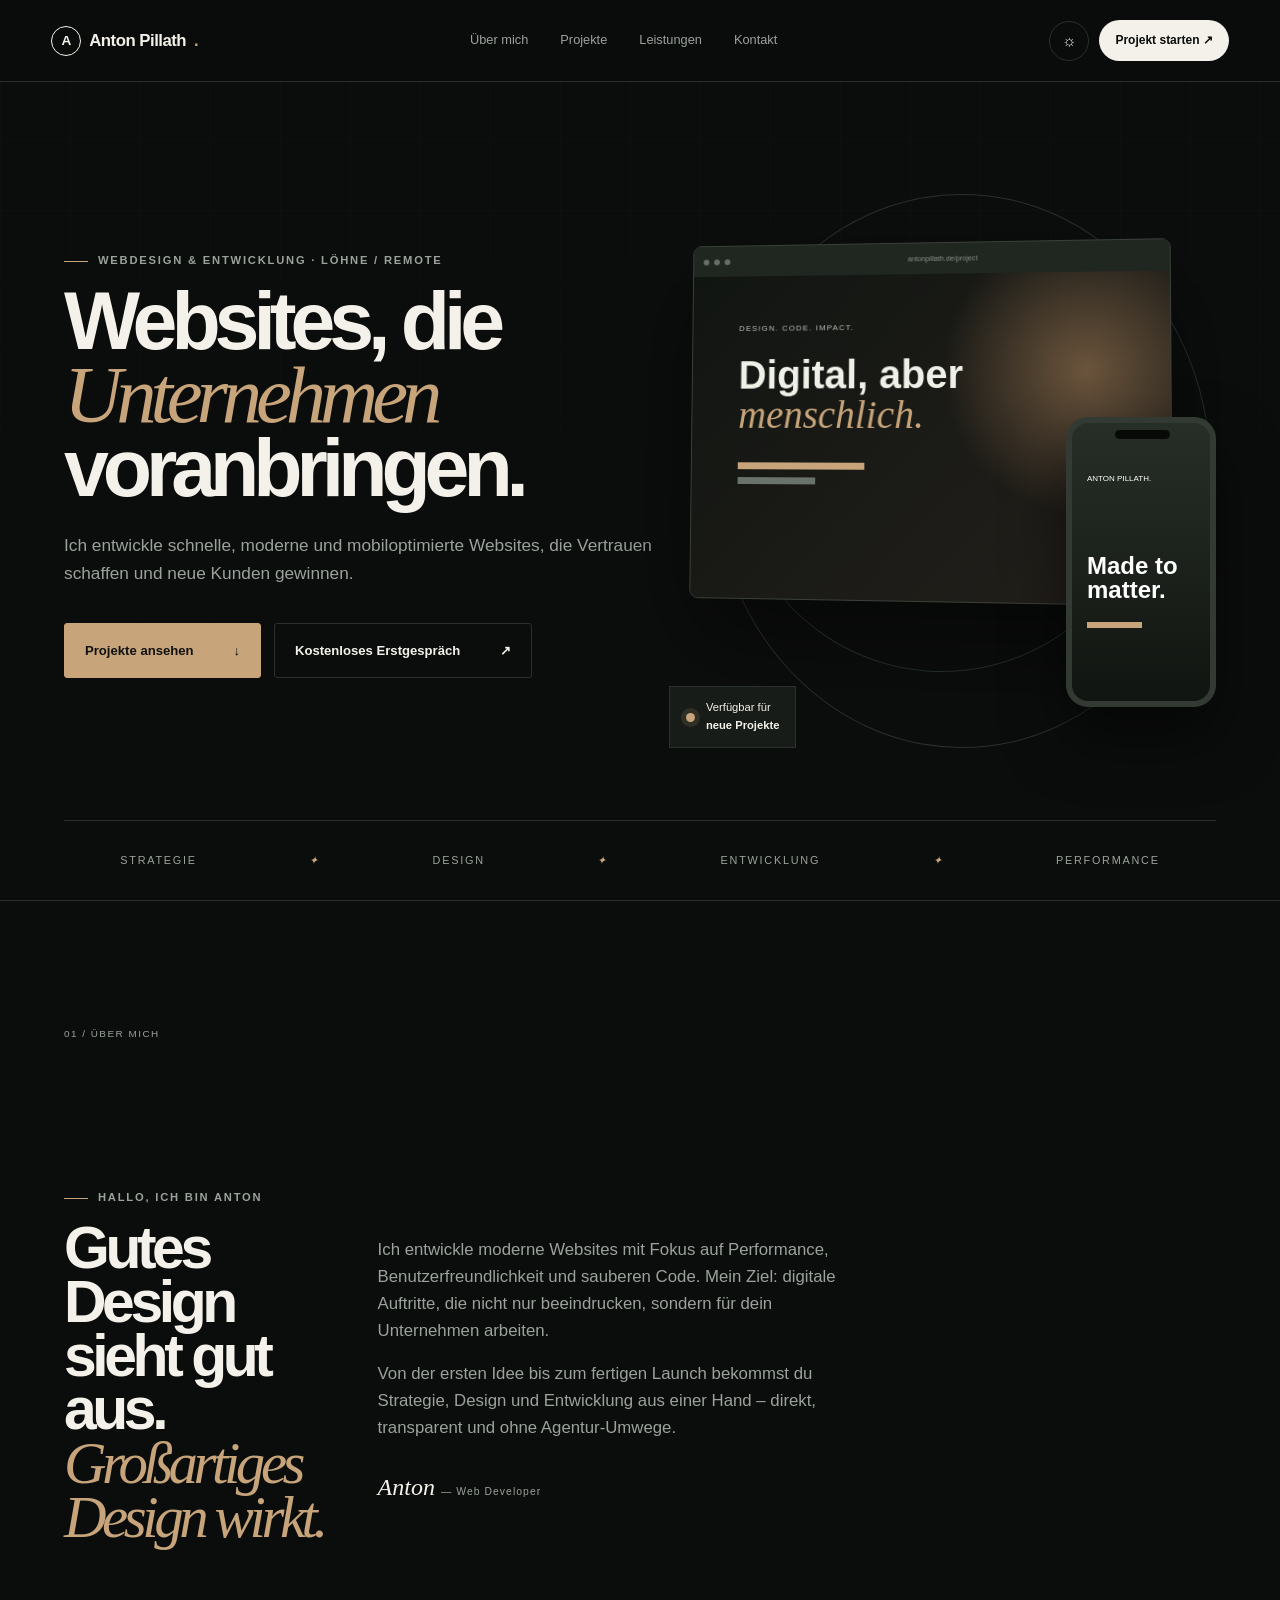
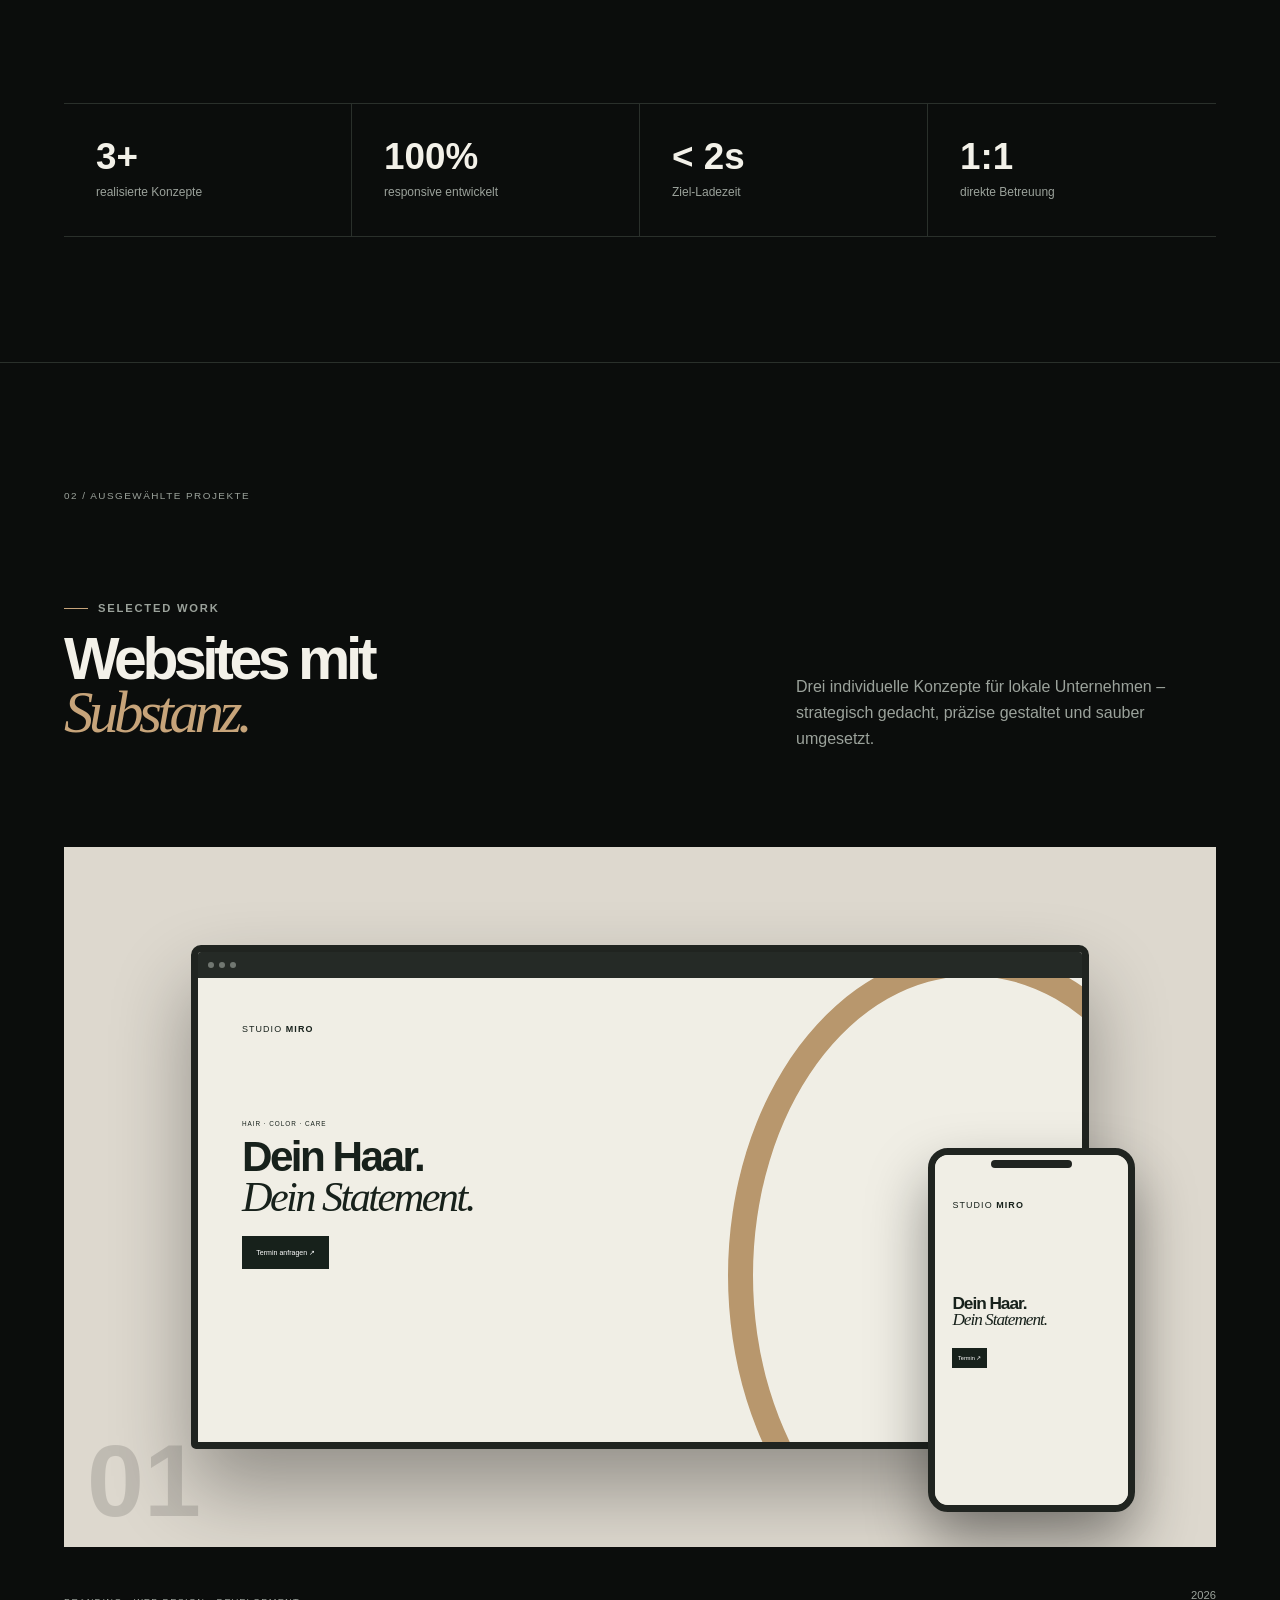
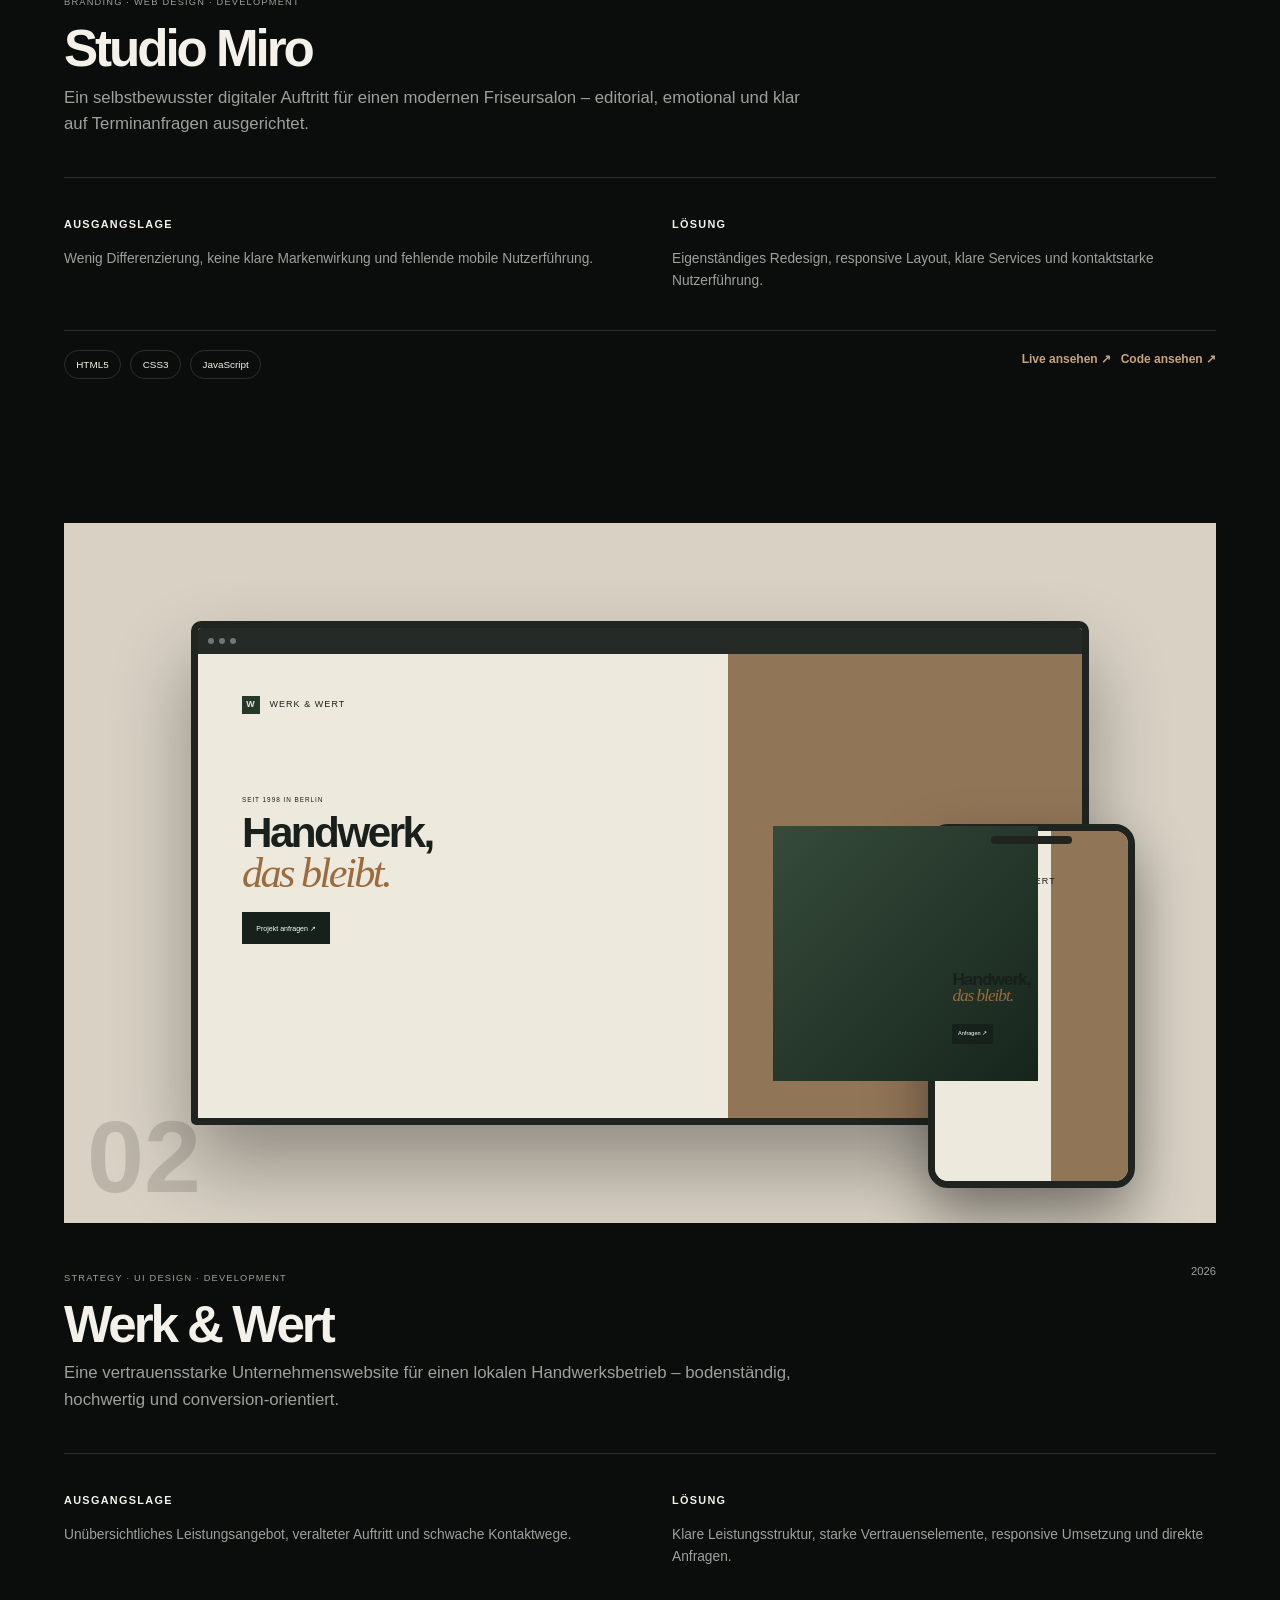
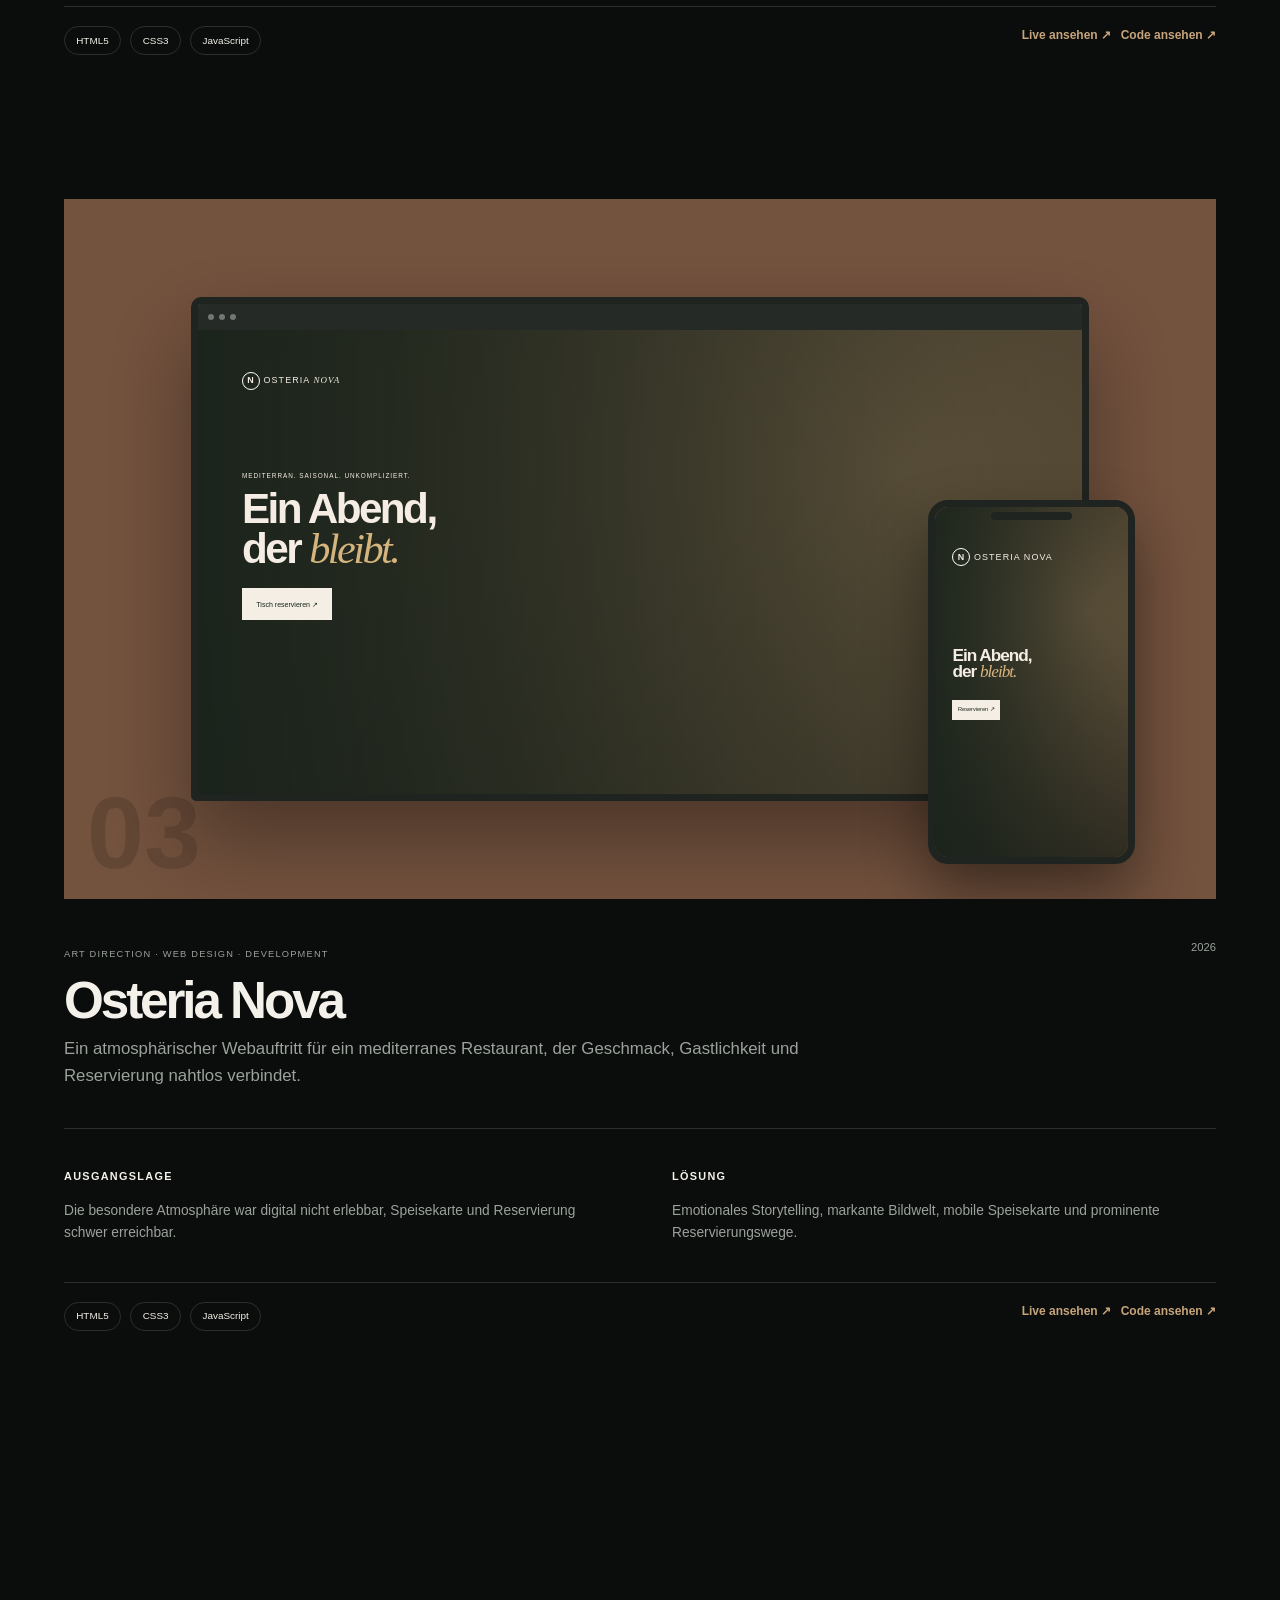
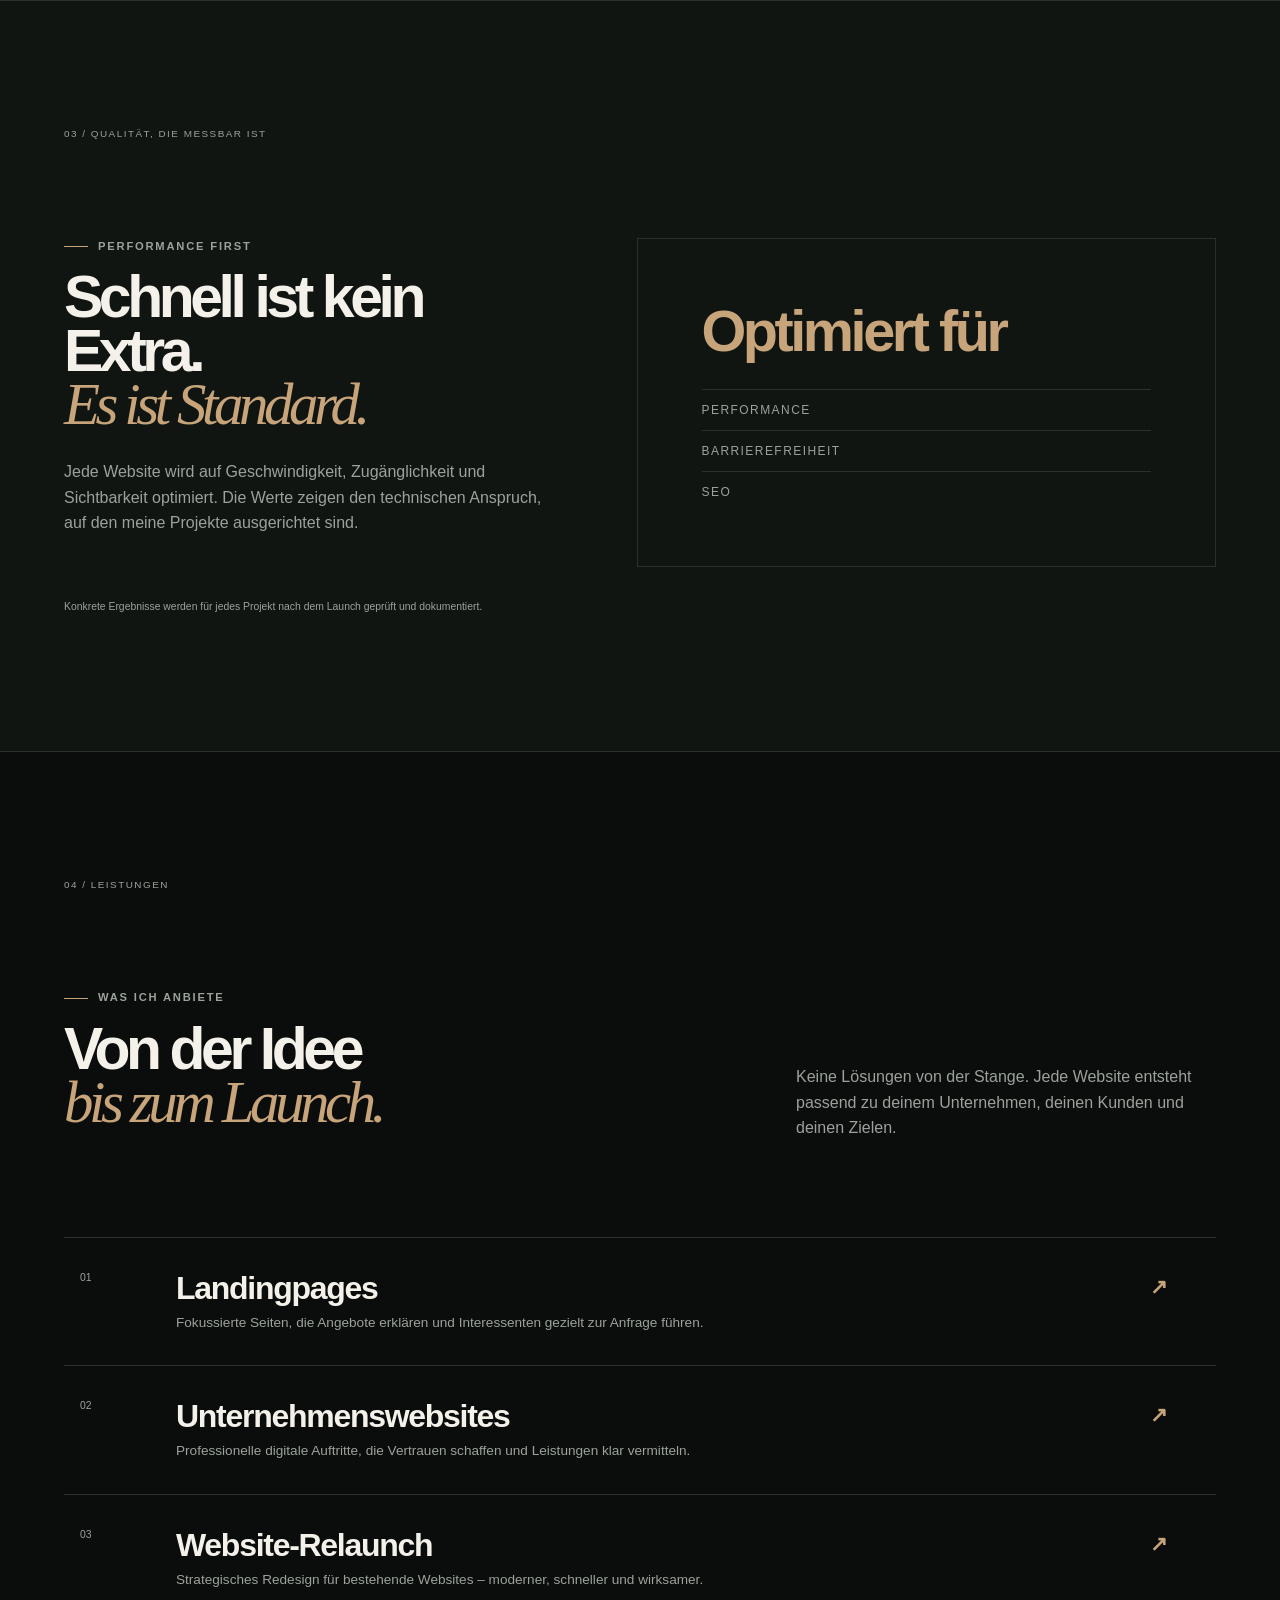
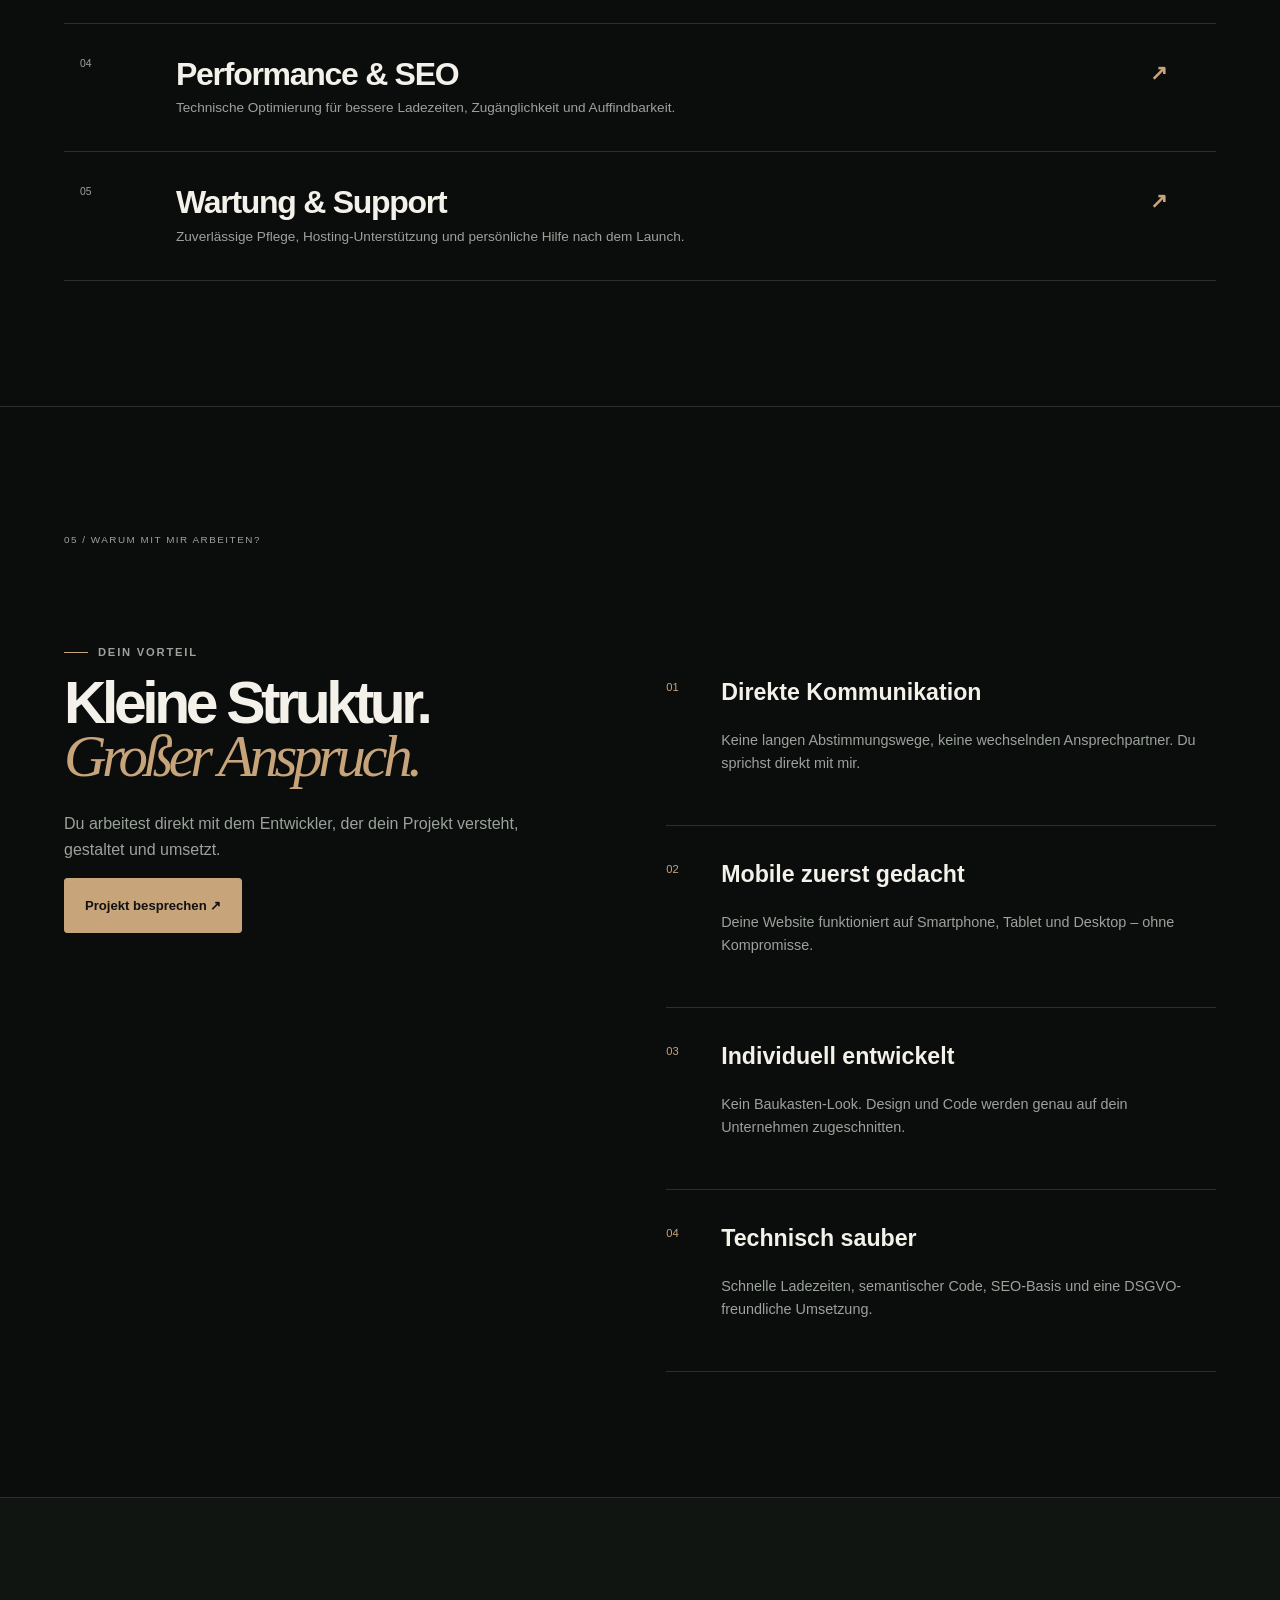
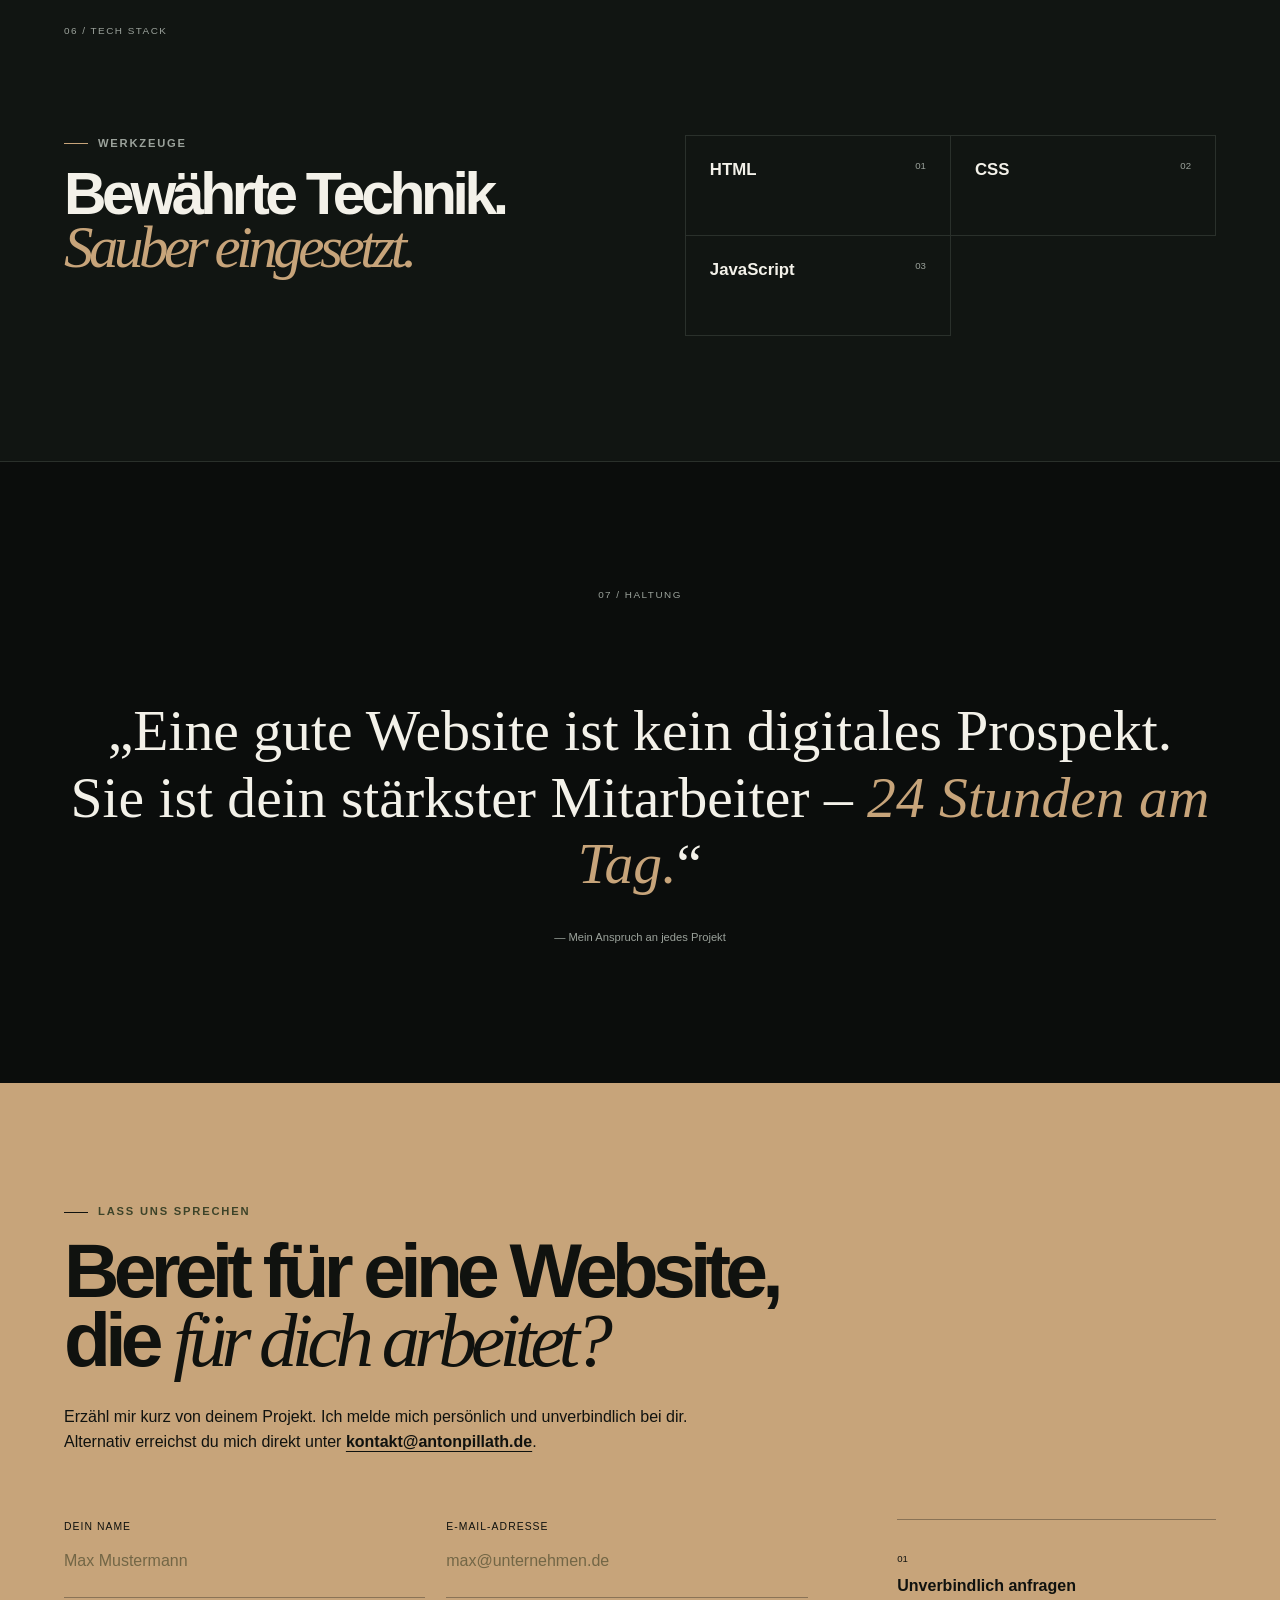
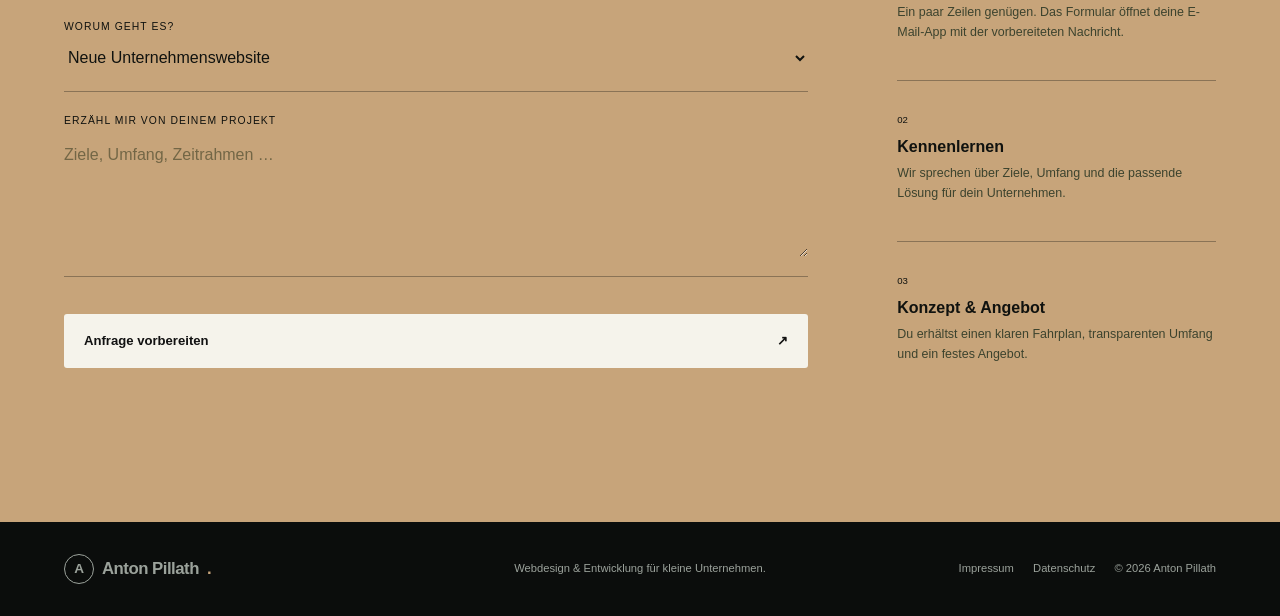
<file: index.html>
<!doctype html>
<html lang="de" data-theme="dark">
<head>
  <meta charset="utf-8">
  <meta name="viewport" content="width=device-width, initial-scale=1">
  <meta name="description" content="Anton Pillath entwickelt moderne, schnelle und mobiloptimierte Websites für kleine Unternehmen.">
  <meta name="theme-color" content="#0b0d0c">
  <meta property="og:title" content="Anton Pillath | Moderne Websites für Unternehmen">
  <meta property="og:description" content="Individuelles Webdesign und schnelle, responsive Websites für kleine und mittelständische Unternehmen.">
  <meta property="og:image" content="https://antonpillath.de/assets/social-preview.jpg">
  <meta property="og:image:width" content="1200">
  <meta property="og:image:height" content="630">
  <meta property="og:image:alt" content="Anton Pillath – Webdesign & Entwicklung">
  <meta property="og:url" content="https://antonpillath.de/">
  <meta property="og:type" content="website">
  <meta property="og:site_name" content="Anton Pillath">
  <meta name="twitter:card" content="summary_large_image">
  <meta name="twitter:title" content="Anton Pillath | Moderne Websites für Unternehmen">
  <meta name="twitter:description" content="Individuelles Webdesign und schnelle, responsive Websites für kleine und mittelständische Unternehmen.">
  <meta name="twitter:image" content="https://antonpillath.de/assets/social-preview.jpg">
  <script type="application/ld+json">
  {
    "@context": "https://schema.org",
    "@type": "Person",
    "@id": "https://antonpillath.de/#person",
    "name": "Anton Pillath",
    "givenName": "Anton",
    "familyName": "Pillath",
    "url": "https://antonpillath.de/",
    "image": "https://antonpillath.de/assets/social-preview.jpg",
    "email": "mailto:kontakt@antonpillath.de",
    "jobTitle": "Webdesigner und Webentwickler",
    "address": {
      "@type": "PostalAddress",
      "streetAddress": "Noltestr. 51",
      "postalCode": "32584",
      "addressLocality": "Löhne",
      "addressCountry": "DE"
    },
    "sameAs": [
      "https://github.com/anthuon"
    ],
    "knowsAbout": [
      "Webdesign",
      "Webentwicklung",
      "HTML",
      "CSS",
      "JavaScript"
    ]
  }
  </script>
  <title>Anton Pillath | Moderne Websites für Unternehmen</title>
  <link rel="canonical" href="https://antonpillath.de/">
  <link rel="icon" href="/favicon.ico" sizes="any">
  <link rel="icon" type="image/svg+xml" href="/assets/favicon.svg">
  <link rel="icon" type="image/png" sizes="32x32" href="/assets/favicon-32.png">
  <link rel="icon" type="image/png" sizes="16x16" href="/assets/favicon-16.png">
  <link rel="apple-touch-icon" sizes="180x180" href="/assets/apple-touch-icon.png">
  <link rel="stylesheet" href="styles.css">
  <script src="script.js" defer></script>
</head>
<body>
  <a class="skip-link" href="#main">Zum Inhalt springen</a>
  <header class="site-header">
    <a class="brand" href="#top"><span aria-hidden="true">A</span> Anton Pillath<span class="brand-dot">.</span></a>
    <nav aria-label="Hauptnavigation" id="nav">
      <a href="#about">Über mich</a><a href="#projects">Projekte</a><a href="#services">Leistungen</a><a href="#contact">Kontakt</a>
    </nav>
    <div class="header-actions">
      <button class="theme-toggle" type="button" aria-label="Farbschema wechseln"><span class="theme-icon">☼</span></button>
      <a class="mini-cta" href="#contact">Projekt starten <span>↗</span></a>
      <button class="menu-toggle" type="button" aria-label="Menü öffnen" aria-expanded="false" aria-controls="nav"><span></span><span></span></button>
    </div>
  </header>

  <main id="main">
    <section class="hero" id="top">
      <div class="hero-grid-bg" aria-hidden="true"></div>
      <div class="hero-copy reveal">
        <p class="eyebrow"><span></span> Webdesign & Entwicklung · Löhne / remote</p>
        <h1>Websites, die<br><em>Unternehmen</em><br>voranbringen.</h1>
        <p class="hero-lead">Ich entwickle schnelle, moderne und mobiloptimierte Websites, die Vertrauen schaffen und neue Kunden gewinnen.</p>
        <div class="hero-actions">
          <a class="button primary" href="#projects">Projekte ansehen <span>↓</span></a>
          <a class="button ghost" href="#contact">Kostenloses Erstgespräch <span>↗</span></a>
        </div>
      </div>
      <div class="hero-visual reveal" aria-label="Vorschau einer modernen Website auf verschiedenen Geräten">
        <div class="orbit orbit-one"></div><div class="orbit orbit-two"></div>
        <div class="browser-card">
          <div class="browser-bar"><i></i><i></i><i></i><span>antonpillath.de/project</span></div>
          <div class="browser-body"><small>DESIGN. CODE. IMPACT.</small><strong>Digital, aber<br><em>menschlich.</em></strong><span></span><span></span></div>
        </div>
        <div class="phone-card"><div class="phone-notch"></div><small>ANTON PILLATH.</small><strong>Made to<br>matter.</strong><span></span></div>
        <div class="availability"><i></i><span>Verfügbar für<br><strong>neue Projekte</strong></span></div>
      </div>
      <div class="hero-bottom">
        <span>STRATEGIE</span><i>✦</i><span>DESIGN</span><i>✦</i><span>ENTWICKLUNG</span><i>✦</i><span>PERFORMANCE</span>
      </div>
    </section>

    <section class="section about" id="about">
      <div class="section-index">01 / ÜBER MICH</div>
      <div class="about-heading reveal"><p class="eyebrow"><span></span> Hallo, ich bin Anton</p><h2>Gutes Design sieht gut aus.<br><em>Großartiges Design wirkt.</em></h2></div>
      <div class="about-body reveal">
        <p>Ich entwickle moderne Websites mit Fokus auf Performance, Benutzerfreundlichkeit und sauberen Code. Mein Ziel: digitale Auftritte, die nicht nur beeindrucken, sondern für dein Unternehmen arbeiten.</p>
        <p>Von der ersten Idee bis zum fertigen Launch bekommst du Strategie, Design und Entwicklung aus einer Hand – direkt, transparent und ohne Agentur-Umwege.</p>
        <div class="signature">Anton <span>— Web Developer</span></div>
      </div>
      <div class="stats reveal">
        <div><strong>3+</strong><span>realisierte Konzepte</span></div><div><strong>100%</strong><span>responsive entwickelt</span></div><div><strong>&lt; 2s</strong><span>Ziel-Ladezeit</span></div><div><strong>1:1</strong><span>direkte Betreuung</span></div>
      </div>
    </section>

    <section class="section projects" id="projects">
      <div class="section-index">02 / AUSGEWÄHLTE PROJEKTE</div>
      <div class="section-title reveal"><div><p class="eyebrow"><span></span> Selected Work</p><h2>Websites mit<br><em>Substanz.</em></h2></div><p>Drei individuelle Konzepte für lokale Unternehmen – strategisch gedacht, präzise gestaltet und sauber umgesetzt.</p></div>

      <article class="project reveal">
        <div class="project-showcase salon-preview">
          <div class="device desktop"><div class="device-bar"><i></i><i></i><i></i></div><div class="salon-ui"><small>STUDIO <b>MIRO</b></small><div><span>HAIR · COLOR · CARE</span><strong>Dein Haar.<br><em>Dein Statement.</em></strong><button>Termin anfragen ↗</button></div><div class="art-rings"></div></div></div>
          <div class="device mobile"><div class="mobile-top"></div><div class="salon-ui"><small>STUDIO <b>MIRO</b></small><div><strong>Dein Haar.<br><em>Dein Statement.</em></strong><button>Termin ↗</button></div></div></div>
          <span class="project-no">01</span>
        </div>
        <div class="project-info">
          <div class="project-head"><div><span class="project-type">BRANDING · WEB DESIGN · DEVELOPMENT</span><h3>Studio Miro</h3></div><span>2026</span></div>
          <p class="project-intro">Ein selbstbewusster digitaler Auftritt für einen modernen Friseursalon – editorial, emotional und klar auf Terminanfragen ausgerichtet.</p>
          <div class="case-grid"><div><h4>Ausgangslage</h4><p>Wenig Differenzierung, keine klare Markenwirkung und fehlende mobile Nutzerführung.</p></div><div><h4>Lösung</h4><p>Eigenständiges Redesign, responsive Layout, klare Services und kontaktstarke Nutzerführung.</p></div></div>
          <div class="project-footer"><div class="tags"><span>HTML5</span><span>CSS3</span><span>JavaScript</span></div><div class="project-links"><a href="projects/studio-miro/" target="_blank">Live ansehen ↗</a><a href="https://github.com/anthuon/Portfolio/tree/main/projects/studio-miro" target="_blank" rel="noopener noreferrer">Code ansehen ↗</a></div></div>
        </div>
      </article>

      <article class="project reverse reveal">
        <div class="project-showcase craft-preview">
          <div class="device desktop"><div class="device-bar"><i></i><i></i><i></i></div><div class="craft-ui"><small><b>W</b> WERK & WERT</small><div><span>SEIT 1998 IN BERLIN</span><strong>Handwerk,<br><em>das bleibt.</em></strong><button>Projekt anfragen ↗</button></div><div class="craft-block"></div></div></div>
          <div class="device mobile"><div class="mobile-top"></div><div class="craft-ui"><small><b>W</b> WERK & WERT</small><div><strong>Handwerk,<br><em>das bleibt.</em></strong><button>Anfragen ↗</button></div></div></div>
          <span class="project-no">02</span>
        </div>
        <div class="project-info">
          <div class="project-head"><div><span class="project-type">STRATEGY · UI DESIGN · DEVELOPMENT</span><h3>Werk & Wert</h3></div><span>2026</span></div>
          <p class="project-intro">Eine vertrauensstarke Unternehmenswebsite für einen lokalen Handwerksbetrieb – bodenständig, hochwertig und conversion-orientiert.</p>
          <div class="case-grid"><div><h4>Ausgangslage</h4><p>Unübersichtliches Leistungsangebot, veralteter Auftritt und schwache Kontaktwege.</p></div><div><h4>Lösung</h4><p>Klare Leistungsstruktur, starke Vertrauenselemente, responsive Umsetzung und direkte Anfragen.</p></div></div>
          <div class="project-footer"><div class="tags"><span>HTML5</span><span>CSS3</span><span>JavaScript</span></div><div class="project-links"><a href="projects/werk-wert/" target="_blank">Live ansehen ↗</a><a href="https://github.com/anthuon/Portfolio/tree/main/projects/werk-wert" target="_blank" rel="noopener noreferrer">Code ansehen ↗</a></div></div>
        </div>
      </article>

      <article class="project reveal">
        <div class="project-showcase food-preview">
          <div class="device desktop"><div class="device-bar"><i></i><i></i><i></i></div><div class="food-ui"><small><b>N</b> OSTERIA <em>NOVA</em></small><div><span>MEDITERRAN. SAISONAL. UNKOMPLIZIERT.</span><strong>Ein Abend,<br>der <em>bleibt.</em></strong><button>Tisch reservieren ↗</button></div></div></div>
          <div class="device mobile"><div class="mobile-top"></div><div class="food-ui"><small><b>N</b> OSTERIA NOVA</small><div><strong>Ein Abend,<br>der <em>bleibt.</em></strong><button>Reservieren ↗</button></div></div></div>
          <span class="project-no">03</span>
        </div>
        <div class="project-info">
          <div class="project-head"><div><span class="project-type">ART DIRECTION · WEB DESIGN · DEVELOPMENT</span><h3>Osteria Nova</h3></div><span>2026</span></div>
          <p class="project-intro">Ein atmosphärischer Webauftritt für ein mediterranes Restaurant, der Geschmack, Gastlichkeit und Reservierung nahtlos verbindet.</p>
          <div class="case-grid"><div><h4>Ausgangslage</h4><p>Die besondere Atmosphäre war digital nicht erlebbar, Speisekarte und Reservierung schwer erreichbar.</p></div><div><h4>Lösung</h4><p>Emotionales Storytelling, markante Bildwelt, mobile Speisekarte und prominente Reservierungswege.</p></div></div>
          <div class="project-footer"><div class="tags"><span>HTML5</span><span>CSS3</span><span>JavaScript</span></div><div class="project-links"><a href="projects/osteria-nova/" target="_blank">Live ansehen ↗</a><a href="https://github.com/anthuon/Portfolio/tree/main/projects/osteria-nova" target="_blank" rel="noopener noreferrer">Code ansehen ↗</a></div></div>
        </div>
      </article>
    </section>

    <section class="quality section">
      <div class="section-index">03 / QUALITÄT, DIE MESSBAR IST</div>
      <div class="quality-layout">
        <div class="quality-copy reveal"><p class="eyebrow"><span></span> Performance first</p><h2>Schnell ist kein Extra.<br><em>Es ist Standard.</em></h2><p>Jede Website wird auf Geschwindigkeit, Zugänglichkeit und Sichtbarkeit optimiert. Die Werte zeigen den technischen Anspruch, auf den meine Projekte ausgerichtet sind.</p></div>
        <div class="performance-focus reveal" aria-label="Technische Qualitätsziele"><strong>Optimiert für</strong><span>Performance</span><span>Barrierefreiheit</span><span>SEO</span></div>
      </div>
      <p class="score-note">Konkrete Ergebnisse werden für jedes Projekt nach dem Launch geprüft und dokumentiert.</p>
    </section>

    <section class="section services" id="services">
      <div class="section-index">04 / LEISTUNGEN</div>
      <div class="section-title reveal"><div><p class="eyebrow"><span></span> Was ich anbiete</p><h2>Von der Idee<br><em>bis zum Launch.</em></h2></div><p>Keine Lösungen von der Stange. Jede Website entsteht passend zu deinem Unternehmen, deinen Kunden und deinen Zielen.</p></div>
      <div class="service-list reveal">
        <article><span>01</span><div><h3>Landingpages</h3><p>Fokussierte Seiten, die Angebote erklären und Interessenten gezielt zur Anfrage führen.</p></div><b>↗</b></article>
        <article><span>02</span><div><h3>Unternehmenswebsites</h3><p>Professionelle digitale Auftritte, die Vertrauen schaffen und Leistungen klar vermitteln.</p></div><b>↗</b></article>
        <article><span>03</span><div><h3>Website-Relaunch</h3><p>Strategisches Redesign für bestehende Websites – moderner, schneller und wirksamer.</p></div><b>↗</b></article>
        <article><span>04</span><div><h3>Performance & SEO</h3><p>Technische Optimierung für bessere Ladezeiten, Zugänglichkeit und Auffindbarkeit.</p></div><b>↗</b></article>
        <article><span>05</span><div><h3>Wartung & Support</h3><p>Zuverlässige Pflege, Hosting-Unterstützung und persönliche Hilfe nach dem Launch.</p></div><b>↗</b></article>
      </div>
    </section>

    <section class="section why">
      <div class="section-index">05 / WARUM MIT MIR ARBEITEN?</div>
      <div class="why-layout">
        <div class="why-sticky reveal"><p class="eyebrow"><span></span> Dein Vorteil</p><h2>Kleine Struktur.<br><em>Großer Anspruch.</em></h2><p>Du arbeitest direkt mit dem Entwickler, der dein Projekt versteht, gestaltet und umsetzt.</p><a class="button primary" href="#contact">Projekt besprechen ↗</a></div>
        <div class="benefits reveal"><article><span>01</span><div><h3>Direkte Kommunikation</h3><p>Keine langen Abstimmungswege, keine wechselnden Ansprechpartner. Du sprichst direkt mit mir.</p></div></article><article><span>02</span><div><h3>Mobile zuerst gedacht</h3><p>Deine Website funktioniert auf Smartphone, Tablet und Desktop – ohne Kompromisse.</p></div></article><article><span>03</span><div><h3>Individuell entwickelt</h3><p>Kein Baukasten-Look. Design und Code werden genau auf dein Unternehmen zugeschnitten.</p></div></article><article><span>04</span><div><h3>Technisch sauber</h3><p>Schnelle Ladezeiten, semantischer Code, SEO-Basis und eine DSGVO-freundliche Umsetzung.</p></div></article></div>
      </div>
    </section>

    <section class="section stack">
      <div class="section-index">06 / TECH STACK</div>
      <div class="stack-layout reveal"><div><p class="eyebrow"><span></span> Werkzeuge</p><h2>Bewährte Technik.<br><em>Sauber eingesetzt.</em></h2></div><div class="stack-grid"><span>HTML<small>01</small></span><span>CSS<small>02</small></span><span>JavaScript<small>03</small></span></div></div>
    </section>

    <section class="section testimonial">
      <div class="section-index">07 / HALTUNG</div>
      <blockquote class="reveal">„Eine gute Website ist kein digitales Prospekt. Sie ist dein stärkster Mitarbeiter – <em>24 Stunden am Tag.</em>“</blockquote>
      <p>— Mein Anspruch an jedes Projekt</p>
    </section>

    <section class="contact" id="contact">
      <div class="contact-top reveal"><p class="eyebrow"><span></span> Lass uns sprechen</p><h2>Bereit für eine Website,<br>die <em>für dich arbeitet?</em></h2><p>Erzähl mir kurz von deinem Projekt. Ich melde mich persönlich und unverbindlich bei dir. Alternativ erreichst du mich direkt unter <a class="contact-email" href="mailto:kontakt@antonpillath.de">kontakt@antonpillath.de</a>.</p></div>
      <div class="contact-grid">
        <form class="contact-form reveal" novalidate>
          <div class="field"><label for="name">Dein Name</label><input id="name" name="name" type="text" placeholder="Max Mustermann" required></div>
          <div class="field"><label for="email">E-Mail-Adresse</label><input id="email" name="email" type="email" placeholder="max@unternehmen.de" required></div>
          <div class="field full"><label for="project">Worum geht es?</label><select id="project" name="project"><option>Neue Unternehmenswebsite</option><option>Landingpage</option><option>Website-Relaunch</option><option>Performance-Optimierung</option><option>Etwas anderes</option></select></div>
          <div class="field full"><label for="message">Erzähl mir von deinem Projekt</label><textarea id="message" name="message" rows="4" placeholder="Ziele, Umfang, Zeitrahmen …" required></textarea></div>
          <button class="button light full" type="submit">Anfrage vorbereiten <span>↗</span></button><p class="form-status full" aria-live="polite"></p>
        </form>
        <aside class="contact-aside reveal"><div><span>01</span><h3>Unverbindlich anfragen</h3><p>Ein paar Zeilen genügen. Das Formular öffnet deine E-Mail-App mit der vorbereiteten Nachricht.</p></div><div><span>02</span><h3>Kennenlernen</h3><p>Wir sprechen über Ziele, Umfang und die passende Lösung für dein Unternehmen.</p></div><div><span>03</span><h3>Konzept & Angebot</h3><p>Du erhältst einen klaren Fahrplan, transparenten Umfang und ein festes Angebot.</p></div></aside>
      </div>
    </section>
  </main>

  <footer>
    <a class="brand" href="#top"><span aria-hidden="true">A</span> Anton Pillath<span class="brand-dot">.</span></a>
    <p>Webdesign & Entwicklung für kleine Unternehmen.</p>
    <div><a href="impressum.html">Impressum</a><a href="datenschutz.html">Datenschutz</a><span>© <span id="year"></span> Anton Pillath</span></div>
  </footer>
</body>
</html>
</file>
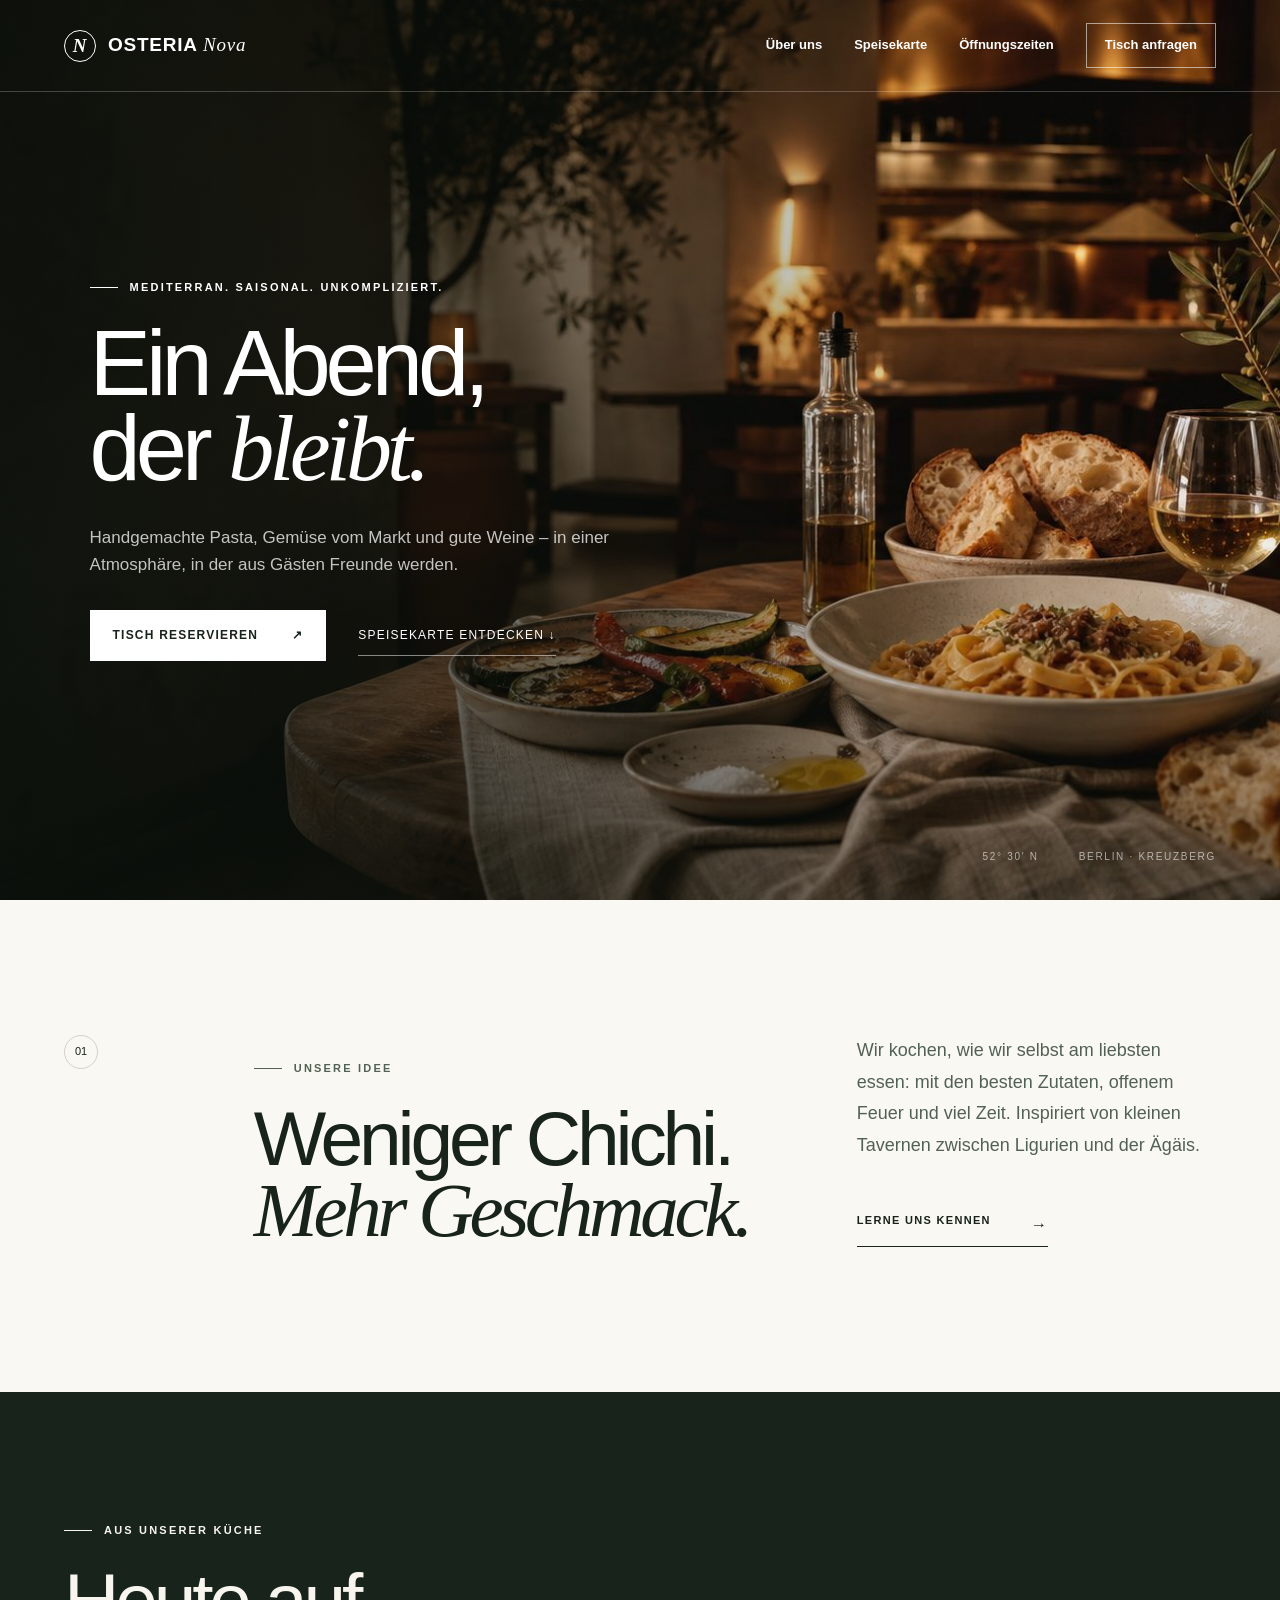
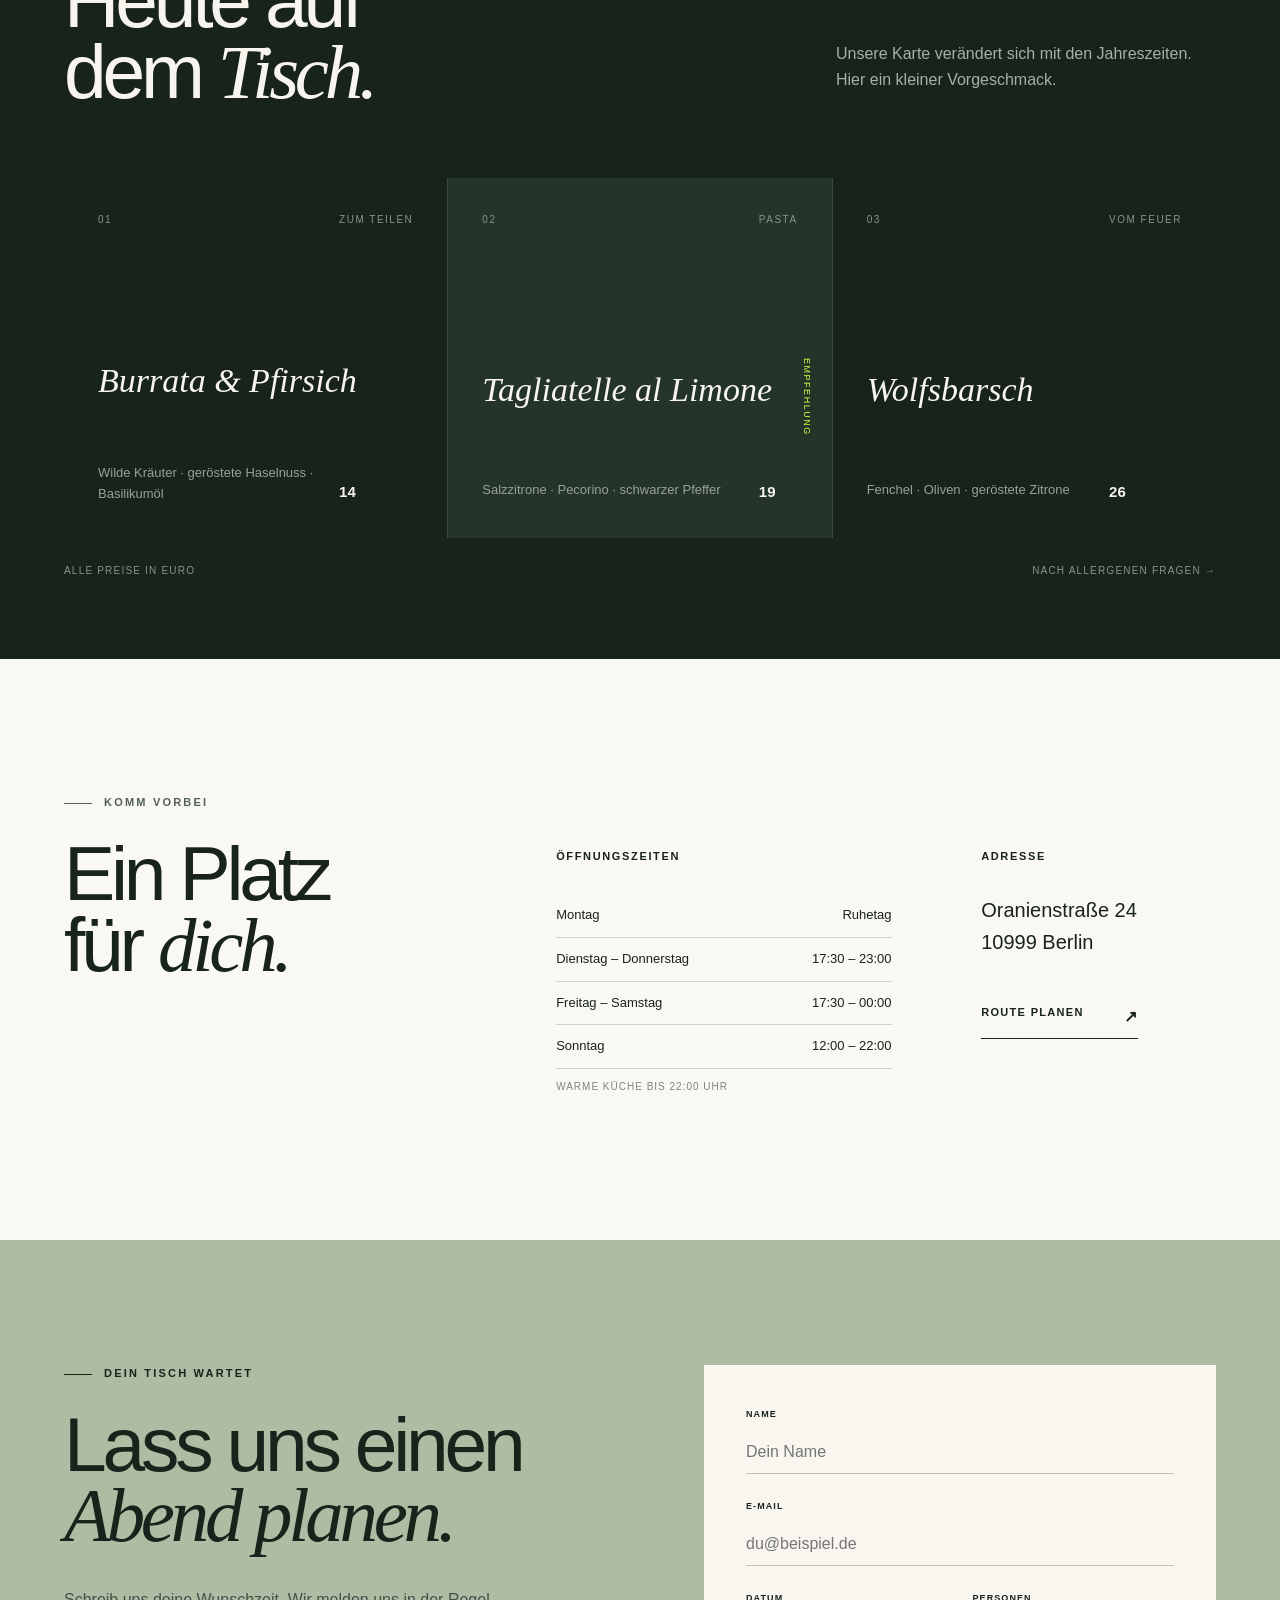
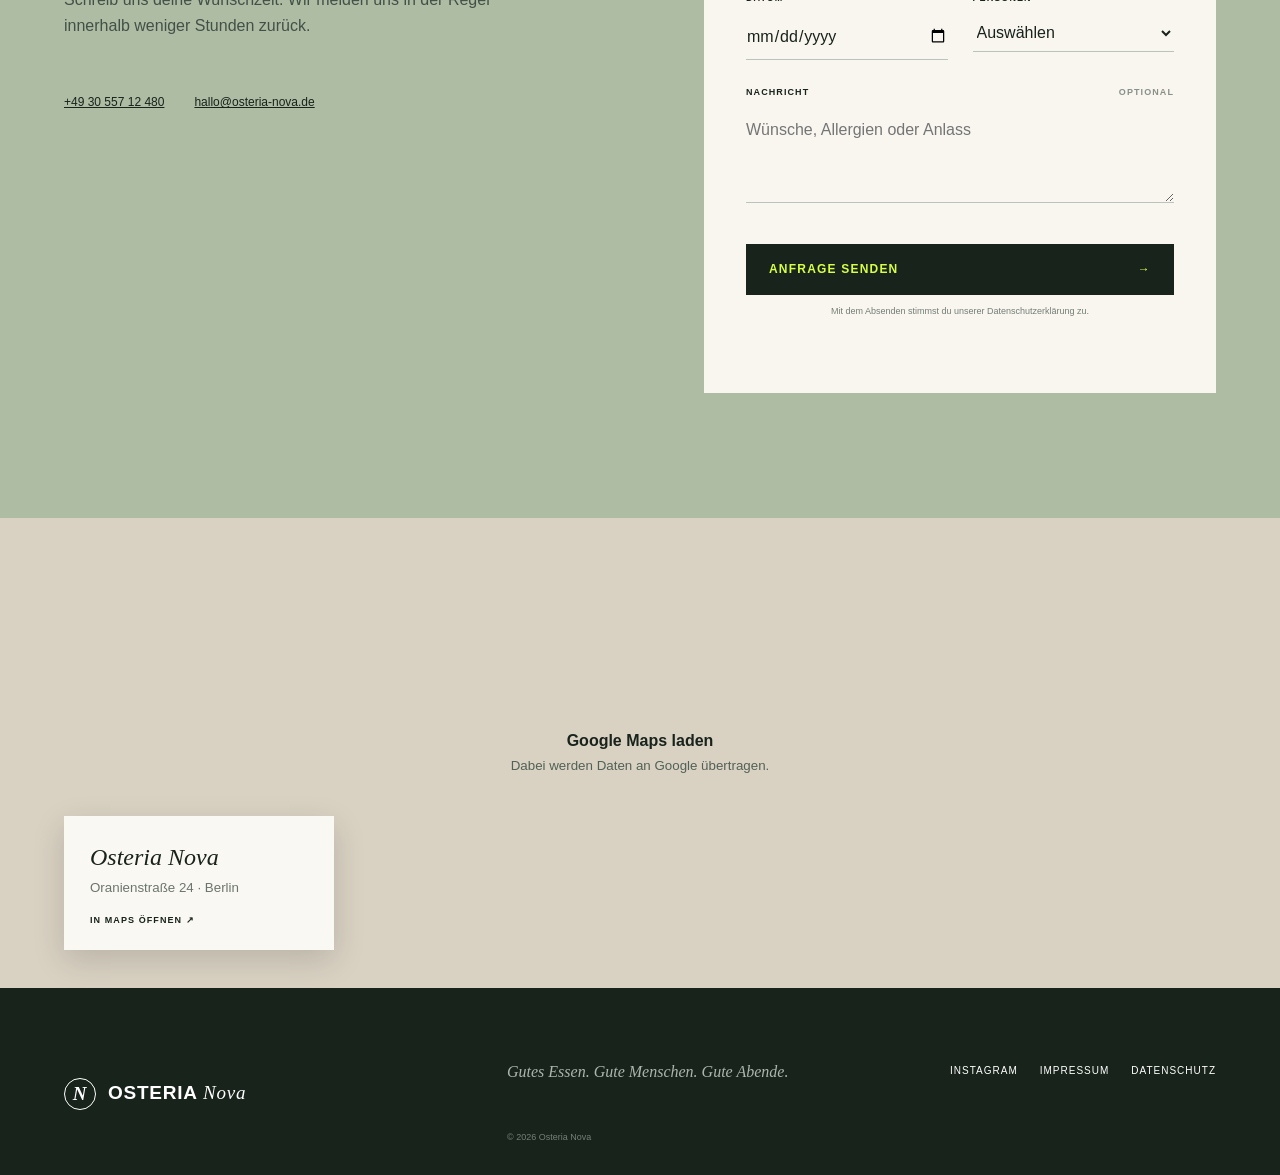
<file: projects/osteria-nova/index.html>
<!doctype html>
<html lang="de">
<head>
  <meta charset="utf-8">
  <meta name="viewport" content="width=device-width, initial-scale=1">
  <meta name="description" content="Osteria Nova – moderne mediterrane Küche, handgemachte Pasta und ehrliche Gastfreundschaft in Berlin.">
  <meta name="theme-color" content="#17231b">
  <meta property="og:title" content="Osteria Nova – Demo-Projekt | Anton Pillath">
  <meta property="og:description" content="Demo-Website für ein mediterranes Restaurant – atmosphärisch gestaltet und für Reservierungen optimiert.">
  <meta property="og:image" content="https://antonpillath.de/assets/social-preview.jpg">
  <meta property="og:url" content="https://antonpillath.de/projects/osteria-nova/">
  <meta property="og:type" content="website">
  <meta name="twitter:card" content="summary_large_image">
  <meta name="twitter:title" content="Osteria Nova – Demo-Projekt | Anton Pillath">
  <meta name="twitter:description" content="Demo-Website für ein mediterranes Restaurant – atmosphärisch gestaltet und für Reservierungen optimiert.">
  <meta name="twitter:image" content="https://antonpillath.de/assets/social-preview.jpg">
  <title>Osteria Nova – Demo-Projekt | Anton Pillath</title>
  <link rel="canonical" href="https://antonpillath.de/projects/osteria-nova/">
  <link rel="icon" href="/favicon.ico" sizes="any">
  <link rel="icon" type="image/svg+xml" href="/assets/favicon.svg">
  <link rel="icon" type="image/png" sizes="32x32" href="/assets/favicon-32.png">
  <link rel="icon" type="image/png" sizes="16x16" href="/assets/favicon-16.png">
  <link rel="apple-touch-icon" sizes="180x180" href="/assets/apple-touch-icon.png">
  <link rel="preload" href="assets/hero-osteria-nova.jpg" as="image" fetchpriority="high">
  <link rel="stylesheet" href="styles.css">
</head>
<body>
  <header class="site-header" id="top">
    <a class="brand" href="#top" aria-label="Osteria Nova Startseite">
      <span class="brand-mark" aria-hidden="true">N</span>
      <span>Osteria <em>Nova</em></span>
    </a>
    <button class="nav-toggle" type="button" aria-expanded="false" aria-controls="site-nav" aria-label="Menü öffnen">
      <span></span><span></span>
    </button>
    <nav id="site-nav" aria-label="Hauptnavigation">
      <a href="#geschichte">Über uns</a>
      <a href="#karte">Speisekarte</a>
      <a href="#zeiten">Öffnungszeiten</a>
      <a class="nav-cta" href="#kontakt">Tisch anfragen</a>
    </nav>
  </header>

  <main>
    <section class="hero" aria-labelledby="hero-title">
      <div class="hero-shade"></div>
      <div class="hero-content reveal">
        <p class="eyebrow">Mediterran. Saisonal. Unkompliziert.</p>
        <h1 id="hero-title">Ein Abend,<br>der <i>bleibt.</i></h1>
        <p class="hero-copy">Handgemachte Pasta, Gemüse vom Markt und gute Weine – in einer Atmosphäre, in der aus Gästen Freunde werden.</p>
        <div class="hero-actions">
          <a class="button button-light" href="#kontakt">Tisch reservieren <span aria-hidden="true">↗</span></a>
          <a class="text-link" href="#karte">Speisekarte entdecken <span aria-hidden="true">↓</span></a>
        </div>
      </div>
      <div class="hero-detail" aria-hidden="true"><span>52° 30′ N</span><span>Berlin · Kreuzberg</span></div>
    </section>

    <section class="intro section" id="geschichte">
      <div class="section-number">01</div>
      <div class="intro-heading reveal">
        <p class="eyebrow dark">Unsere Idee</p>
        <h2>Weniger Chichi.<br><i>Mehr Geschmack.</i></h2>
      </div>
      <div class="intro-copy reveal">
        <p>Wir kochen, wie wir selbst am liebsten essen: mit den besten Zutaten, offenem Feuer und viel Zeit. Inspiriert von kleinen Tavernen zwischen Ligurien und der Ägäis.</p>
        <a class="arrow-link" href="#kontakt">Lerne uns kennen <span>→</span></a>
      </div>
    </section>

    <section class="menu-section" id="karte">
      <div class="menu-head section reveal">
        <div>
          <p class="eyebrow">Aus unserer Küche</p>
          <h2>Heute auf<br>dem <i>Tisch.</i></h2>
        </div>
        <p>Unsere Karte verändert sich mit den Jahreszeiten. Hier ein kleiner Vorgeschmack.</p>
      </div>
      <div class="menu-grid section">
        <article class="dish-card reveal">
          <span class="dish-no">01</span><span class="dish-type">Zum Teilen</span>
          <h3>Burrata &amp; Pfirsich</h3>
          <p>Wilde Kräuter · geröstete Haselnuss · Basilikumöl</p>
          <strong>14</strong>
        </article>
        <article class="dish-card featured reveal">
          <span class="dish-no">02</span><span class="dish-type">Pasta</span>
          <h3>Tagliatelle al Limone</h3>
          <p>Salzzitrone · Pecorino · schwarzer Pfeffer</p>
          <strong>19</strong>
        </article>
        <article class="dish-card reveal">
          <span class="dish-no">03</span><span class="dish-type">Vom Feuer</span>
          <h3>Wolfsbarsch</h3>
          <p>Fenchel · Oliven · geröstete Zitrone</p>
          <strong>26</strong>
        </article>
      </div>
      <div class="menu-footer"><span>Alle Preise in Euro</span><a href="#kontakt">Nach Allergenen fragen →</a></div>
    </section>

    <section class="visit section" id="zeiten">
      <div class="visit-title reveal">
        <p class="eyebrow dark">Komm vorbei</p>
        <h2>Ein Platz<br>für <i>dich.</i></h2>
      </div>
      <div class="hours reveal">
        <h3>Öffnungszeiten</h3>
        <dl>
          <div><dt>Montag</dt><dd>Ruhetag</dd></div>
          <div><dt>Dienstag – Donnerstag</dt><dd>17:30 – 23:00</dd></div>
          <div><dt>Freitag – Samstag</dt><dd>17:30 – 00:00</dd></div>
          <div><dt>Sonntag</dt><dd>12:00 – 22:00</dd></div>
        </dl>
        <p>Warme Küche bis 22:00 Uhr</p>
      </div>
      <div class="address reveal">
        <h3>Adresse</h3>
        <p>Oranienstraße 24<br>10999 Berlin</p>
        <a class="arrow-link" href="https://maps.google.com/?q=Oranienstraße+24+Berlin" target="_blank" rel="noopener">Route planen <span>↗</span></a>
      </div>
    </section>

    <section class="contact" id="kontakt">
      <div class="contact-inner section">
        <div class="contact-copy reveal">
          <p class="eyebrow">Dein Tisch wartet</p>
          <h2>Lass uns einen<br><i>Abend planen.</i></h2>
          <p>Schreib uns deine Wunschzeit. Wir melden uns in der Regel innerhalb weniger Stunden zurück.</p>
          <div class="contact-direct"><a href="tel:+493055712480">+49 30 557 12 480</a><a href="mailto:hallo@osteria-nova.de">hallo@osteria-nova.de</a></div>
        </div>
        <form class="booking-form reveal" id="booking-form">
          <div class="field"><label for="name">Name</label><input id="name" name="name" autocomplete="name" required placeholder="Dein Name"></div>
          <div class="field"><label for="email">E-Mail</label><input id="email" name="email" type="email" autocomplete="email" required placeholder="du@beispiel.de"></div>
          <div class="field-row">
            <div class="field"><label for="date">Datum</label><input id="date" name="date" type="date" required></div>
            <div class="field"><label for="guests">Personen</label><select id="guests" name="guests" required><option value="">Auswählen</option><option>1 Person</option><option>2 Personen</option><option>3 Personen</option><option>4 Personen</option><option>5 Personen</option><option>6+ Personen</option></select></div>
          </div>
          <div class="field"><label for="message">Nachricht <span>optional</span></label><textarea id="message" name="message" rows="3" placeholder="Wünsche, Allergien oder Anlass"></textarea></div>
          <button class="button button-accent" type="submit">Anfrage senden <span>→</span></button>
          <p class="form-note">Mit dem Absenden stimmst du unserer Datenschutzerklärung zu.</p>
          <p class="form-status" role="status" aria-live="polite"></p>
        </form>
      </div>
    </section>

    <section class="map-wrap" aria-label="Standort auf Google Maps">
      <iframe title="Google Maps – Oranienstraße 24, Berlin" data-src="https://www.google.com/maps?q=Oranienstra%C3%9Fe%2024%2C%2010999%20Berlin&output=embed" loading="lazy" referrerpolicy="no-referrer-when-downgrade" allowfullscreen hidden></iframe>
      <button class="map-consent" type="button" id="load-map">Google Maps laden<br><small>Dabei werden Daten an Google übertragen.</small></button>
      <a class="map-card" href="https://maps.google.com/?q=Oranienstraße+24+Berlin" target="_blank" rel="noopener"><span>Osteria Nova</span><small>Oranienstraße 24 · Berlin</small><b>In Maps öffnen ↗</b></a>
    </section>
  </main>

  <footer>
    <a class="brand footer-brand" href="#top"><span class="brand-mark">N</span><span>Osteria <em>Nova</em></span></a>
    <p>Gutes Essen. Gute Menschen. Gute Abende.</p>
    <div><a href="#">Instagram</a><a href="#">Impressum</a><a href="#">Datenschutz</a></div>
    <small>© <span id="year"></span> Osteria Nova</small>
  </footer>
  <script src="script.js" defer></script>
</body>
</html>
</file>
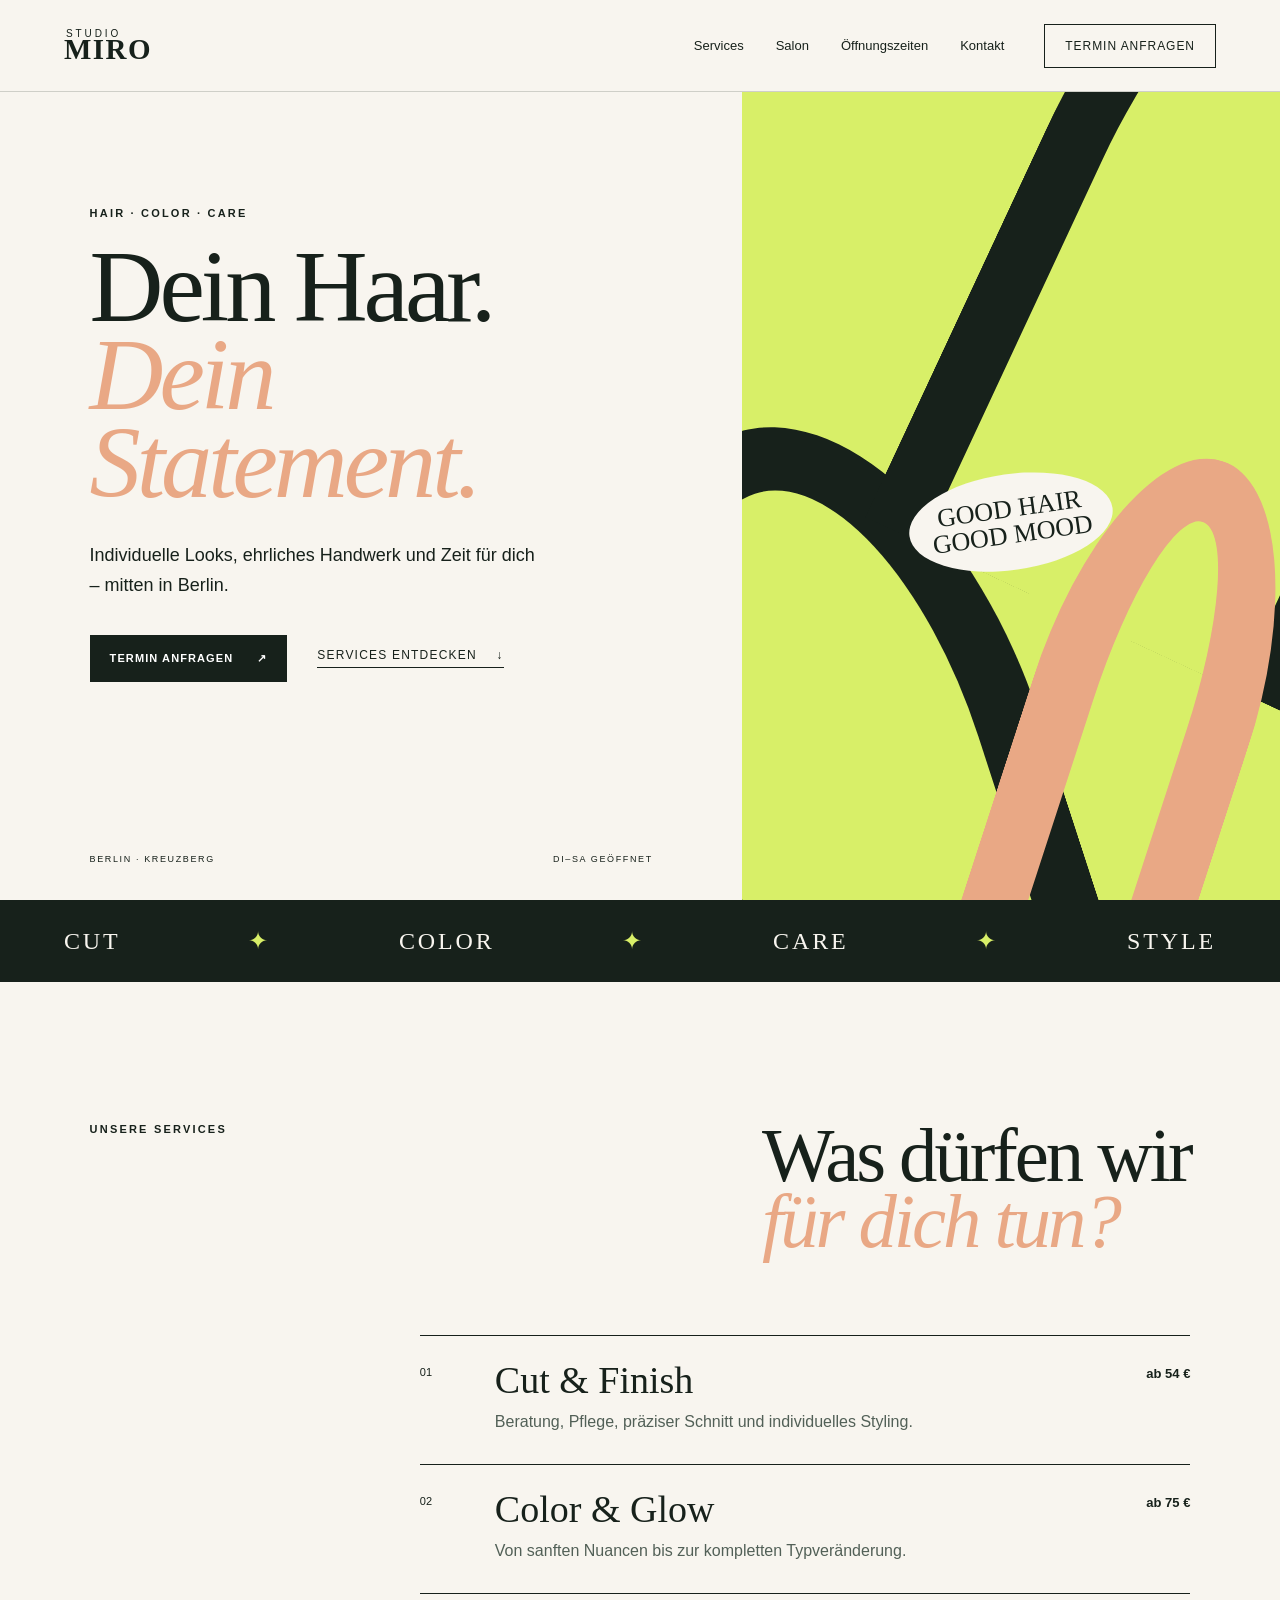
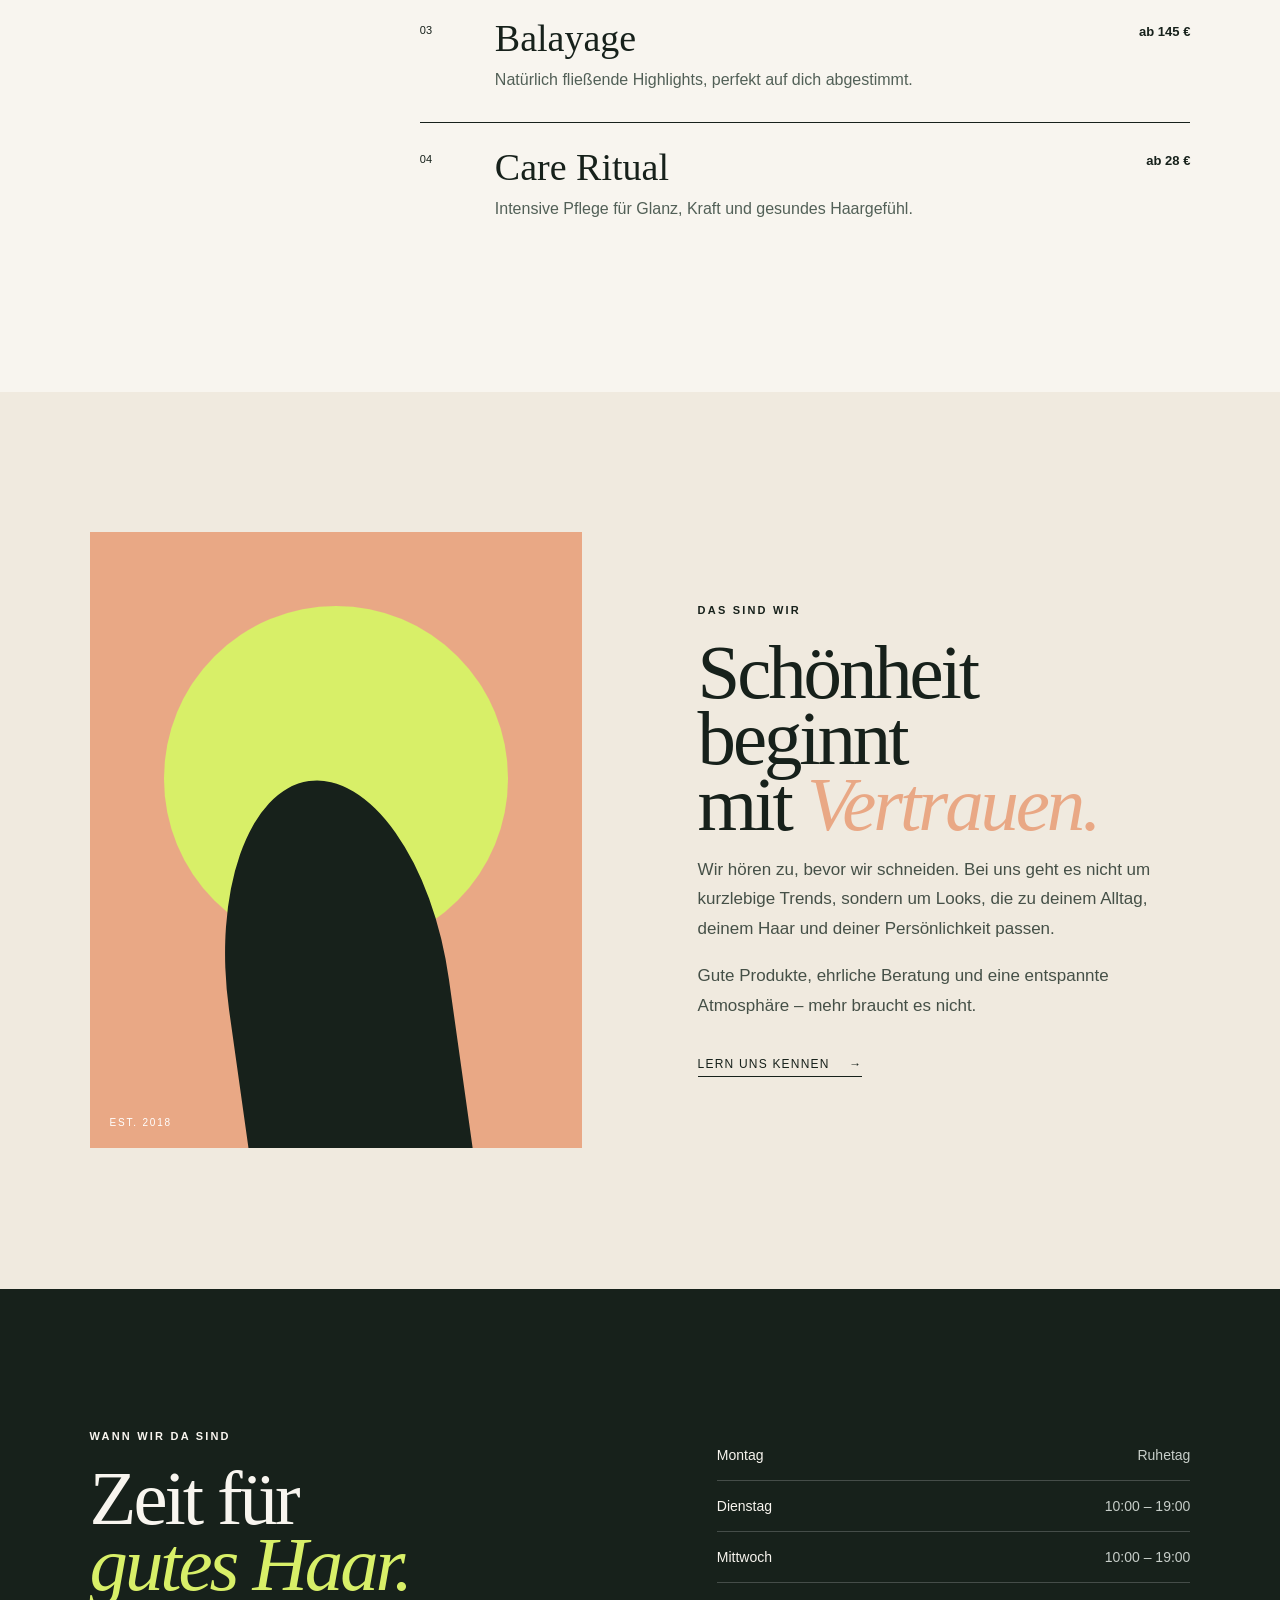
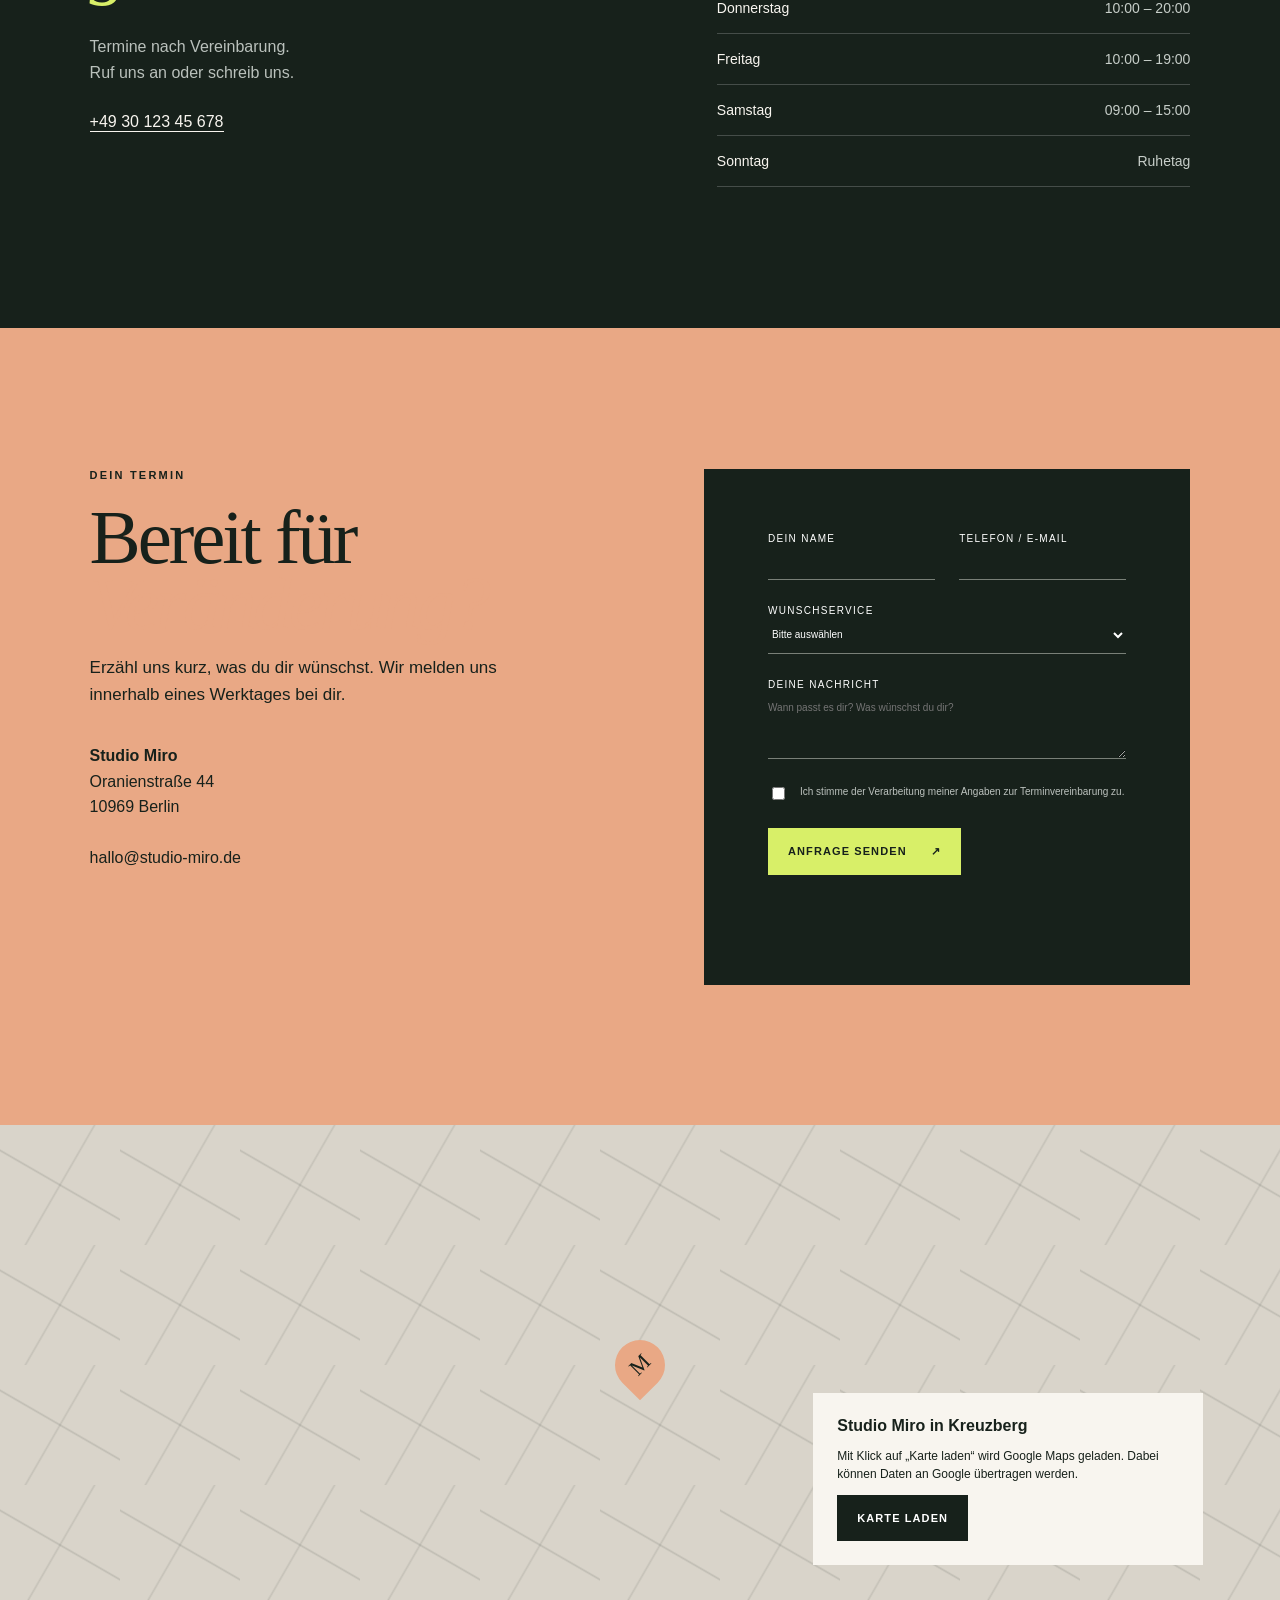
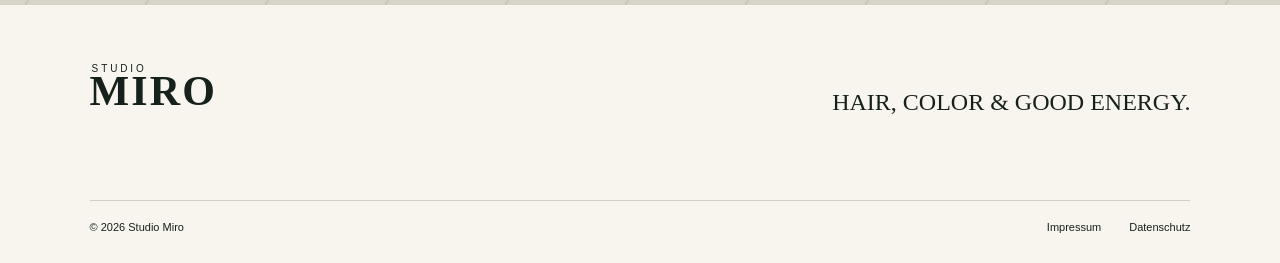
<file: projects/studio-miro/index.html>
<!doctype html>
<html lang="de">
<head>
  <meta charset="UTF-8">
  <meta name="viewport" content="width=device-width, initial-scale=1.0">
  <meta name="description" content="Studio Miro – moderner Friseursalon in Berlin für Schnitte, Farbe und Styling.">
  <meta name="theme-color" content="#17211b">
  <meta property="og:title" content="Studio Miro – Demo-Projekt | Anton Pillath">
  <meta property="og:description" content="Demo-Website für einen modernen Friseursalon – individuell gestaltet und responsive umgesetzt.">
  <meta property="og:image" content="https://antonpillath.de/assets/social-preview.jpg">
  <meta property="og:url" content="https://antonpillath.de/projects/studio-miro/">
  <meta property="og:type" content="website">
  <meta name="twitter:card" content="summary_large_image">
  <meta name="twitter:title" content="Studio Miro – Demo-Projekt | Anton Pillath">
  <meta name="twitter:description" content="Demo-Website für einen modernen Friseursalon – individuell gestaltet und responsive umgesetzt.">
  <meta name="twitter:image" content="https://antonpillath.de/assets/social-preview.jpg">
  <title>Studio Miro – Demo-Projekt | Anton Pillath</title>
  <link rel="canonical" href="https://antonpillath.de/projects/studio-miro/">
  <link rel="icon" href="/favicon.ico" sizes="any">
  <link rel="icon" type="image/svg+xml" href="/assets/favicon.svg">
  <link rel="icon" type="image/png" sizes="32x32" href="/assets/favicon-32.png">
  <link rel="icon" type="image/png" sizes="16x16" href="/assets/favicon-16.png">
  <link rel="apple-touch-icon" sizes="180x180" href="/assets/apple-touch-icon.png">
  <link rel="stylesheet" href="styles.css">
  <script src="script.js" defer></script>
</head>
<body>
  <header class="site-header" id="top">
    <a class="brand" href="#top" aria-label="Studio Miro Startseite">
      <span>STUDIO</span><strong>MIRO</strong>
    </a>
    <button class="menu-toggle" type="button" aria-expanded="false" aria-controls="main-nav">
      <span></span><span></span><span></span><span class="sr-only">Menü öffnen</span>
    </button>
    <nav id="main-nav" aria-label="Hauptnavigation">
      <a href="#services">Services</a>
      <a href="#about">Salon</a>
      <a href="#hours">Öffnungszeiten</a>
      <a href="#contact">Kontakt</a>
    </nav>
    <a class="header-cta" href="#contact">Termin anfragen</a>
  </header>

  <main>
    <section class="hero">
      <div class="hero-copy">
        <p class="eyebrow">HAIR · COLOR · CARE</p>
        <h1>Dein Haar.<br><em>Dein Statement.</em></h1>
        <p class="intro">Individuelle Looks, ehrliches Handwerk und Zeit für dich – mitten in Berlin.</p>
        <div class="hero-actions">
          <a class="button button-dark" href="#contact">Termin anfragen <span>↗</span></a>
          <a class="text-link" href="#services">Services entdecken <span>↓</span></a>
        </div>
        <div class="hero-meta">
          <span>BERLIN · KREUZBERG</span>
          <span>DI–SA GEÖFFNET</span>
        </div>
      </div>
      <div class="hero-art" aria-label="Abstrakte, geschwungene Haarformen">
        <div class="arch arch-one"></div>
        <div class="arch arch-two"></div>
        <div class="arch arch-three"></div>
        <p>GOOD HAIR<br>GOOD MOOD</p>
      </div>
    </section>

    <section class="ticker" aria-label="Unsere Schwerpunkte">
      <span>CUT</span><i>✦</i><span>COLOR</span><i>✦</i><span>CARE</span><i>✦</i><span>STYLE</span>
    </section>

    <section class="services section" id="services">
      <div class="section-heading">
        <p class="eyebrow">UNSERE SERVICES</p>
        <h2>Was dürfen wir<br><em>für dich tun?</em></h2>
      </div>
      <div class="service-list">
        <article>
          <span class="number">01</span>
          <div><h3>Cut & Finish</h3><p>Beratung, Pflege, präziser Schnitt und individuelles Styling.</p></div>
          <strong>ab 54 €</strong>
        </article>
        <article>
          <span class="number">02</span>
          <div><h3>Color & Glow</h3><p>Von sanften Nuancen bis zur kompletten Typveränderung.</p></div>
          <strong>ab 75 €</strong>
        </article>
        <article>
          <span class="number">03</span>
          <div><h3>Balayage</h3><p>Natürlich fließende Highlights, perfekt auf dich abgestimmt.</p></div>
          <strong>ab 145 €</strong>
        </article>
        <article>
          <span class="number">04</span>
          <div><h3>Care Ritual</h3><p>Intensive Pflege für Glanz, Kraft und gesundes Haargefühl.</p></div>
          <strong>ab 28 €</strong>
        </article>
      </div>
    </section>

    <section class="about section" id="about">
      <div class="about-visual">
        <div class="sun"></div>
        <div class="profile"></div>
        <span>EST. 2018</span>
      </div>
      <div class="about-copy">
        <p class="eyebrow">DAS SIND WIR</p>
        <h2>Schönheit beginnt<br>mit <em>Vertrauen.</em></h2>
        <p>Wir hören zu, bevor wir schneiden. Bei uns geht es nicht um kurzlebige Trends, sondern um Looks, die zu deinem Alltag, deinem Haar und deiner Persönlichkeit passen.</p>
        <p>Gute Produkte, ehrliche Beratung und eine entspannte Atmosphäre – mehr braucht es nicht.</p>
        <a class="text-link" href="#contact">Lern uns kennen <span>→</span></a>
      </div>
    </section>

    <section class="hours section" id="hours">
      <div>
        <p class="eyebrow">WANN WIR DA SIND</p>
        <h2>Zeit für<br><em>gutes Haar.</em></h2>
        <p class="hours-note">Termine nach Vereinbarung.<br>Ruf uns an oder schreib uns.</p>
        <a href="tel:+493012345678">+49 30 123 45 678</a>
      </div>
      <dl>
        <div><dt>Montag</dt><dd>Ruhetag</dd></div>
        <div><dt>Dienstag</dt><dd>10:00 – 19:00</dd></div>
        <div><dt>Mittwoch</dt><dd>10:00 – 19:00</dd></div>
        <div><dt>Donnerstag</dt><dd>10:00 – 20:00</dd></div>
        <div><dt>Freitag</dt><dd>10:00 – 19:00</dd></div>
        <div><dt>Samstag</dt><dd>09:00 – 15:00</dd></div>
        <div><dt>Sonntag</dt><dd>Ruhetag</dd></div>
      </dl>
    </section>

    <section class="contact section" id="contact">
      <div class="contact-copy">
        <p class="eyebrow">DEIN TERMIN</p>
        <h2>Bereit für<br><em>Veränderung?</em></h2>
        <p>Erzähl uns kurz, was du dir wünschst. Wir melden uns innerhalb eines Werktages bei dir.</p>
        <address>
          <strong>Studio Miro</strong><br>
          Oranienstraße 44<br>
          10969 Berlin<br><br>
          <a href="mailto:hallo@studio-miro.de">hallo@studio-miro.de</a>
        </address>
      </div>
      <form id="contact-form">
        <div class="field-row">
          <label>Dein Name<input type="text" name="name" autocomplete="name" required></label>
          <label>Telefon / E-Mail<input type="text" name="contact" autocomplete="email" required></label>
        </div>
        <label>Wunschservice
          <select name="service" required>
            <option value="">Bitte auswählen</option>
            <option>Cut & Finish</option><option>Color & Glow</option><option>Balayage</option><option>Care Ritual</option>
          </select>
        </label>
        <label>Deine Nachricht<textarea name="message" rows="4" placeholder="Wann passt es dir? Was wünschst du dir?"></textarea></label>
        <label class="privacy"><input type="checkbox" required> Ich stimme der Verarbeitung meiner Angaben zur Terminvereinbarung zu.</label>
        <button class="button button-light" type="submit">Anfrage senden <span>↗</span></button>
        <p class="form-status" role="status" aria-live="polite"></p>
      </form>
    </section>

    <section class="location" aria-label="Standort">
      <div class="map-placeholder" id="map-placeholder">
        <div class="pin">M</div>
        <div class="map-consent">
          <strong>Studio Miro in Kreuzberg</strong>
          <p>Mit Klick auf „Karte laden“ wird Google Maps geladen. Dabei können Daten an Google übertragen werden.</p>
          <button class="button button-dark" id="load-map" type="button">Karte laden</button>
        </div>
      </div>
    </section>
  </main>

  <footer>
    <a class="brand footer-brand" href="#top"><span>STUDIO</span><strong>MIRO</strong></a>
    <p>HAIR, COLOR & GOOD ENERGY.</p>
    <div><span>© 2026 Studio Miro</span><a href="#">Impressum</a><a href="#">Datenschutz</a></div>
  </footer>
</body>
</html>
</file>
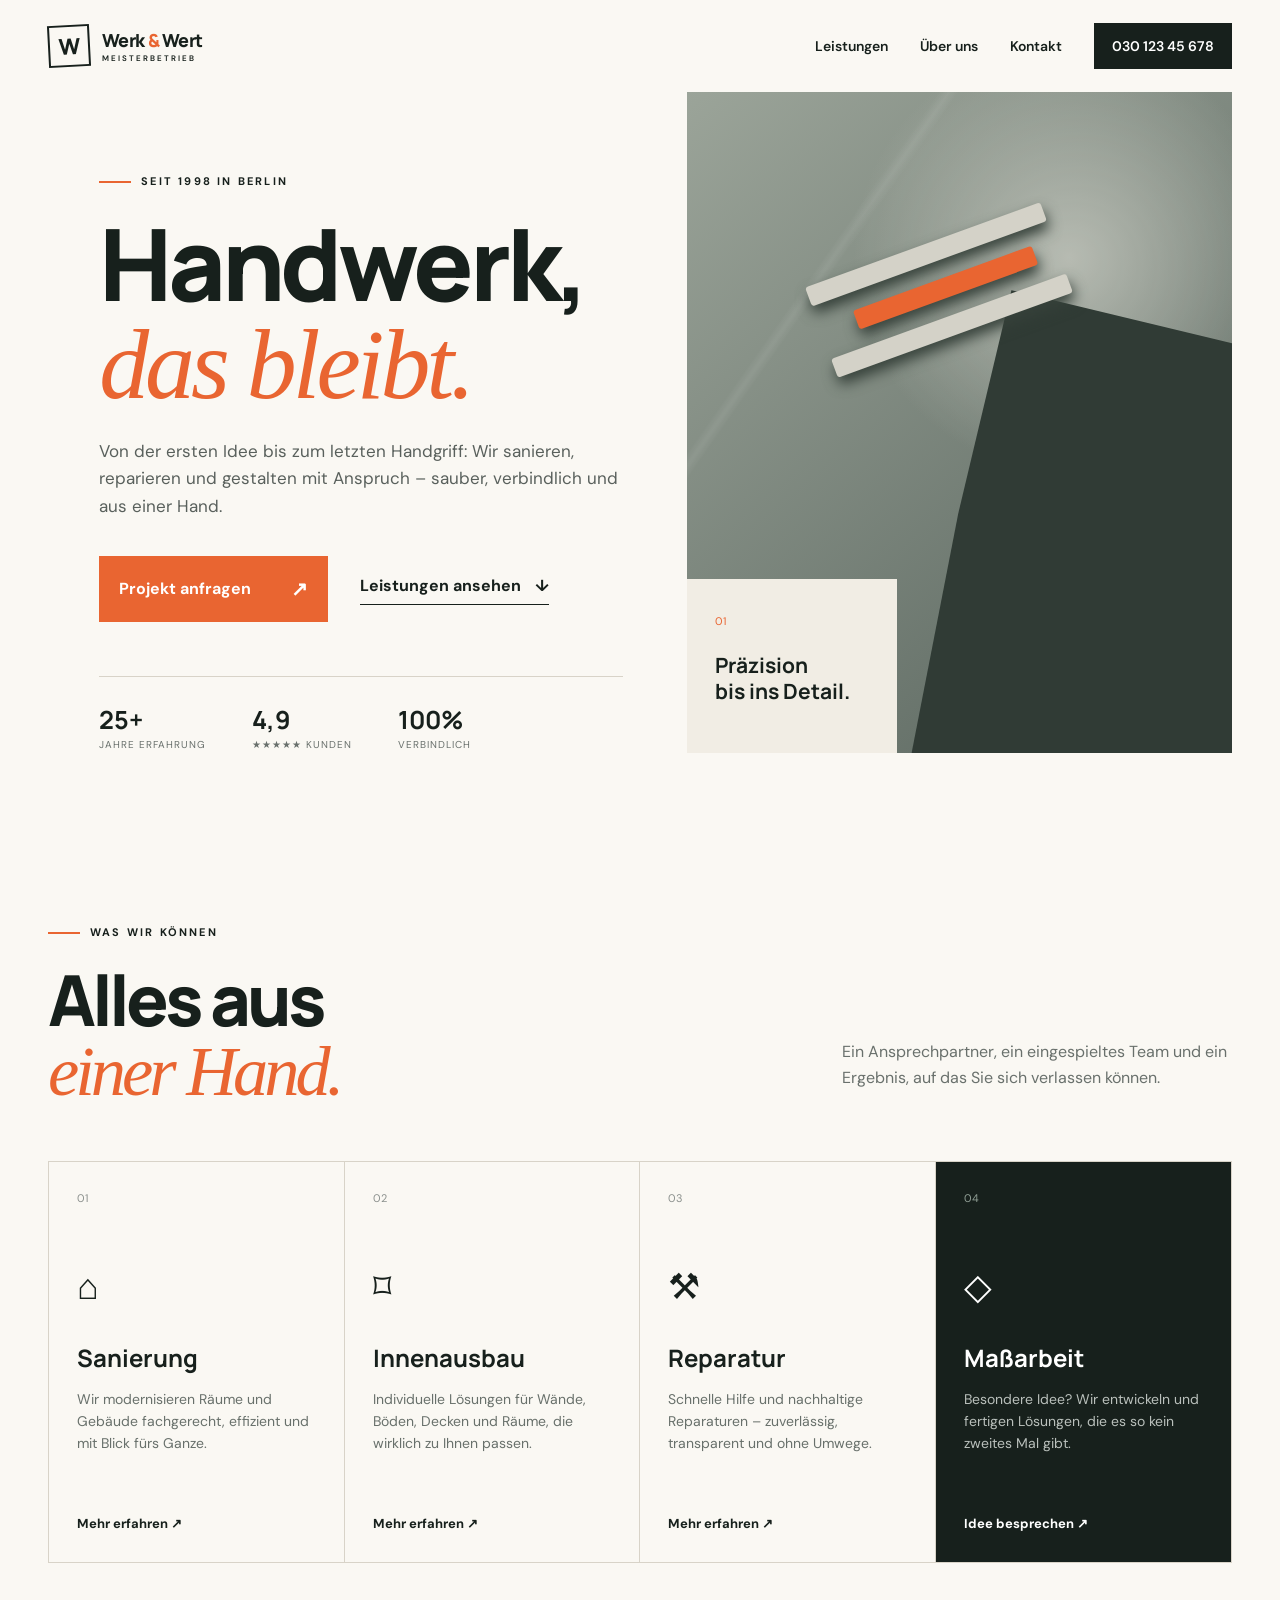
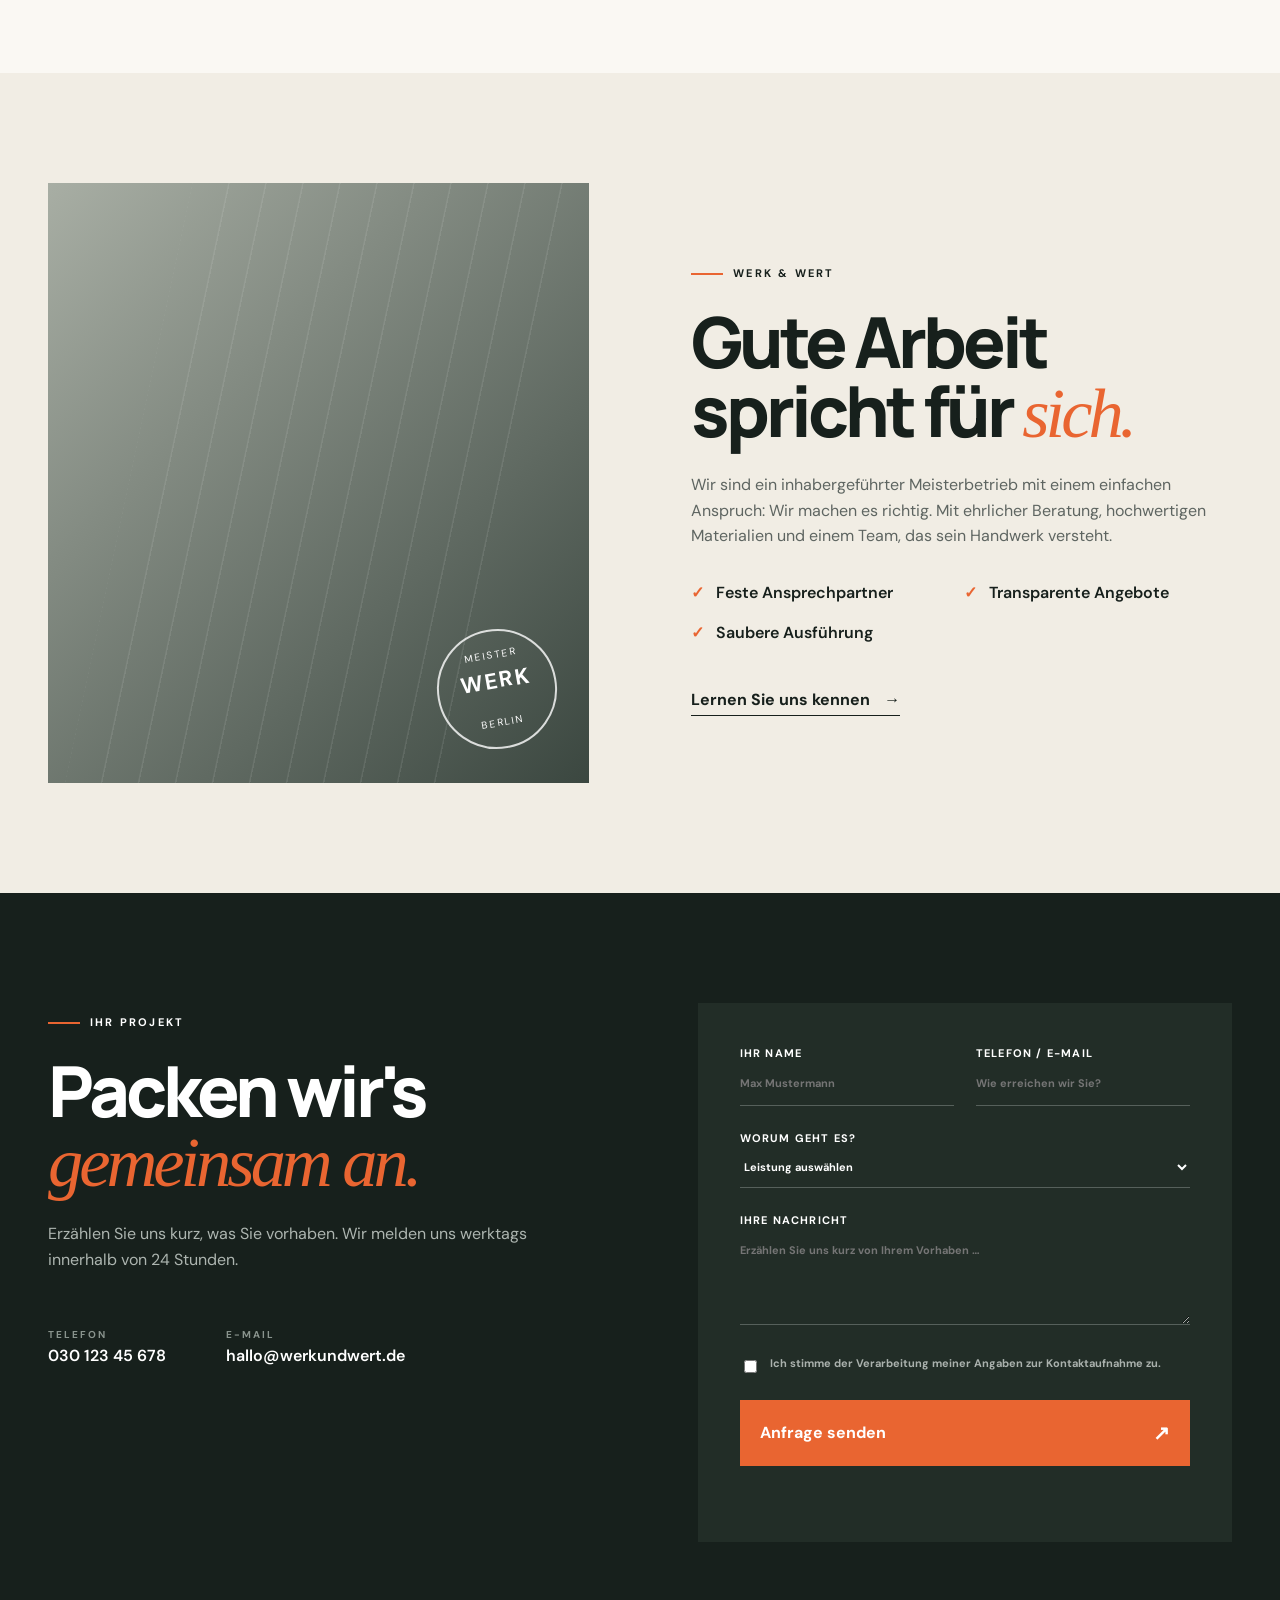
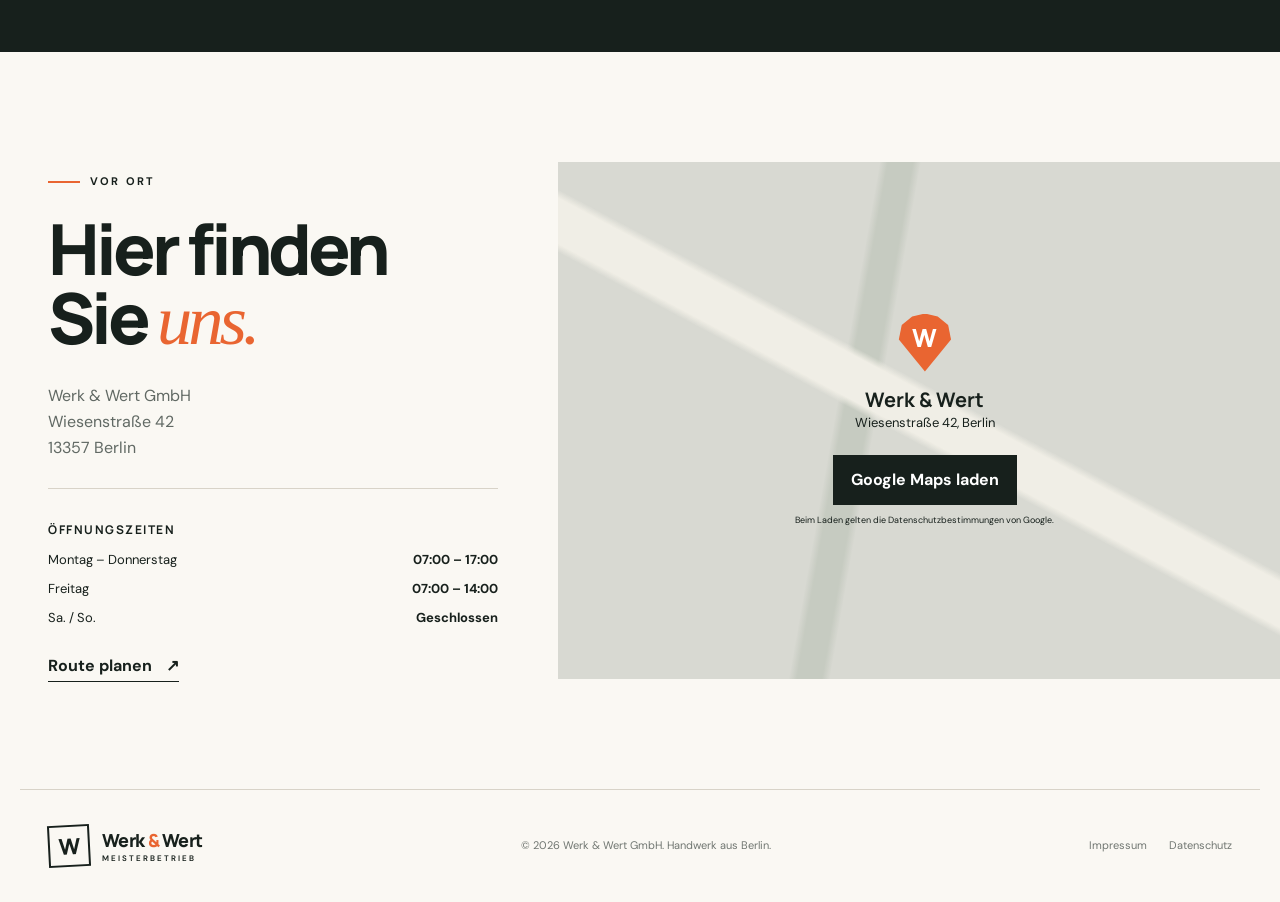
<file: projects/werk-wert/index.html>
<!doctype html>
<html lang="de">
<head>
  <meta charset="utf-8">
  <meta name="viewport" content="width=device-width, initial-scale=1">
  <meta name="description" content="Werk & Wert – Ihr zuverlässiger Handwerksbetrieb für Sanierung, Innenausbau und Reparaturen in Berlin.">
  <meta name="theme-color" content="#17201c">
  <meta property="og:title" content="Werk & Wert – Demo-Projekt | Anton Pillath">
  <meta property="og:description" content="Demo-Website für einen Handwerksbetrieb – klar strukturiert, vertrauensstark und responsive umgesetzt.">
  <meta property="og:image" content="https://antonpillath.de/assets/social-preview.jpg">
  <meta property="og:url" content="https://antonpillath.de/projects/werk-wert/">
  <meta property="og:type" content="website">
  <meta name="twitter:card" content="summary_large_image">
  <meta name="twitter:title" content="Werk & Wert – Demo-Projekt | Anton Pillath">
  <meta name="twitter:description" content="Demo-Website für einen Handwerksbetrieb – klar strukturiert, vertrauensstark und responsive umgesetzt.">
  <meta name="twitter:image" content="https://antonpillath.de/assets/social-preview.jpg">
  <title>Werk & Wert – Demo-Projekt | Anton Pillath</title>
  <link rel="canonical" href="https://antonpillath.de/projects/werk-wert/">
  <link rel="icon" href="/favicon.ico" sizes="any">
  <link rel="icon" type="image/svg+xml" href="/assets/favicon.svg">
  <link rel="icon" type="image/png" sizes="32x32" href="/assets/favicon-32.png">
  <link rel="icon" type="image/png" sizes="16x16" href="/assets/favicon-16.png">
  <link rel="apple-touch-icon" sizes="180x180" href="/assets/apple-touch-icon.png">
  <link rel="stylesheet" href="styles.css">
  <script src="script.js" defer></script>
</head>
<body>
  <header class="site-header" id="start">
    <a class="brand" href="#start" aria-label="Werk & Wert Startseite">
      <span class="brand-mark" aria-hidden="true">W</span>
      <span>Werk <i>&</i> Wert<small>Meisterbetrieb</small></span>
    </a>
    <button class="menu-toggle" type="button" aria-label="Menü öffnen" aria-expanded="false" aria-controls="navigation">
      <span></span><span></span>
    </button>
    <nav id="navigation" aria-label="Hauptnavigation">
      <a href="#leistungen">Leistungen</a>
      <a href="#ueber-uns">Über uns</a>
      <a href="#kontakt">Kontakt</a>
      <a class="nav-cta" href="tel:+493012345678">030 123 45 678</a>
    </nav>
  </header>

  <main>
    <section class="hero">
      <div class="hero-content">
        <p class="eyebrow"><span></span> Seit 1998 in Berlin</p>
        <h1>Handwerk,<br><em>das bleibt.</em></h1>
        <p class="hero-copy">Von der ersten Idee bis zum letzten Handgriff: Wir sanieren, reparieren und gestalten mit Anspruch – sauber, verbindlich und aus einer Hand.</p>
        <div class="hero-actions">
          <a class="button button-primary" href="#kontakt">Projekt anfragen <span>↗</span></a>
          <a class="text-link" href="#leistungen">Leistungen ansehen <span>↓</span></a>
        </div>
        <div class="trust-row" aria-label="Unsere Vorteile">
          <div><strong>25+</strong><span>Jahre Erfahrung</span></div>
          <div><strong>4,9</strong><span>★★★★★ Kunden</span></div>
          <div><strong>100%</strong><span>Verbindlich</span></div>
        </div>
      </div>
      <div class="hero-visual" role="img" aria-label="Handwerker bei präziser Arbeit in einer Werkstatt">
        <div class="hero-shape"></div>
        <div class="tool-lines" aria-hidden="true"><span></span><span></span><span></span></div>
        <div class="visual-card"><span>01</span><p>Präzision<br>bis ins Detail.</p></div>
      </div>
    </section>

    <section class="section services" id="leistungen">
      <div class="section-head">
        <div><p class="eyebrow"><span></span> Was wir können</p><h2>Alles aus<br><em>einer Hand.</em></h2></div>
        <p>Ein Ansprechpartner, ein eingespieltes Team und ein Ergebnis, auf das Sie sich verlassen können.</p>
      </div>
      <div class="service-grid">
        <article><span class="service-number">01</span><div class="service-icon">⌂</div><h3>Sanierung</h3><p>Wir modernisieren Räume und Gebäude fachgerecht, effizient und mit Blick fürs Ganze.</p><a href="#kontakt" aria-label="Sanierung anfragen">Mehr erfahren ↗</a></article>
        <article><span class="service-number">02</span><div class="service-icon">⌑</div><h3>Innenausbau</h3><p>Individuelle Lösungen für Wände, Böden, Decken und Räume, die wirklich zu Ihnen passen.</p><a href="#kontakt" aria-label="Innenausbau anfragen">Mehr erfahren ↗</a></article>
        <article><span class="service-number">03</span><div class="service-icon">⚒</div><h3>Reparatur</h3><p>Schnelle Hilfe und nachhaltige Reparaturen – zuverlässig, transparent und ohne Umwege.</p><a href="#kontakt" aria-label="Reparatur anfragen">Mehr erfahren ↗</a></article>
        <article class="service-highlight"><span class="service-number">04</span><div class="service-icon">◇</div><h3>Maßarbeit</h3><p>Besondere Idee? Wir entwickeln und fertigen Lösungen, die es so kein zweites Mal gibt.</p><a href="#kontakt" aria-label="Maßarbeit anfragen">Idee besprechen ↗</a></article>
      </div>
    </section>

    <section class="about section" id="ueber-uns">
      <div class="about-visual">
        <div class="stamp">MEISTER<br><strong>WERK</strong><br>BERLIN</div>
      </div>
      <div class="about-copy">
        <p class="eyebrow"><span></span> Werk & Wert</p>
        <h2>Gute Arbeit<br>spricht für <em>sich.</em></h2>
        <p>Wir sind ein inhabergeführter Meisterbetrieb mit einem einfachen Anspruch: Wir machen es richtig. Mit ehrlicher Beratung, hochwertigen Materialien und einem Team, das sein Handwerk versteht.</p>
        <ul><li><span>✓</span> Feste Ansprechpartner</li><li><span>✓</span> Transparente Angebote</li><li><span>✓</span> Saubere Ausführung</li></ul>
        <a class="text-link" href="#kontakt">Lernen Sie uns kennen <span>→</span></a>
      </div>
    </section>

    <section class="contact section" id="kontakt">
      <div class="contact-intro">
        <p class="eyebrow light"><span></span> Ihr Projekt</p>
        <h2>Packen wir's<br><em>gemeinsam an.</em></h2>
        <p>Erzählen Sie uns kurz, was Sie vorhaben. Wir melden uns werktags innerhalb von 24 Stunden.</p>
        <div class="contact-details">
          <a href="tel:+493012345678"><b>Telefon</b><span>030 123 45 678</span></a>
          <a href="mailto:hallo@werkundwert.de"><b>E-Mail</b><span>hallo@werkundwert.de</span></a>
        </div>
      </div>
      <form class="contact-form" id="contact-form">
        <div class="field-row"><label>Ihr Name<input name="name" autocomplete="name" required placeholder="Max Mustermann"></label><label>Telefon / E-Mail<input name="contact" required placeholder="Wie erreichen wir Sie?"></label></div>
        <label>Worum geht es?<select name="service" required><option value="">Leistung auswählen</option><option>Sanierung</option><option>Innenausbau</option><option>Reparatur</option><option>Maßarbeit</option></select></label>
        <label>Ihre Nachricht<textarea name="message" rows="4" required placeholder="Erzählen Sie uns kurz von Ihrem Vorhaben …"></textarea></label>
        <label class="privacy"><input type="checkbox" required><span>Ich stimme der Verarbeitung meiner Angaben zur Kontaktaufnahme zu.</span></label>
        <button class="button button-accent" type="submit">Anfrage senden <span>↗</span></button>
        <p class="form-status" role="status" aria-live="polite"></p>
      </form>
    </section>

    <section class="location section">
      <div class="location-info">
        <p class="eyebrow"><span></span> Vor Ort</p><h2>Hier finden<br>Sie <em>uns.</em></h2>
        <address>Werk & Wert GmbH<br>Wiesenstraße 42<br>13357 Berlin</address>
        <div class="hours"><h3>Öffnungszeiten</h3><div><span>Montag – Donnerstag</span><b>07:00 – 17:00</b></div><div><span>Freitag</span><b>07:00 – 14:00</b></div><div><span>Sa. / So.</span><b>Geschlossen</b></div></div>
        <a class="text-link" href="https://www.google.com/maps/search/?api=1&query=Wiesenstraße+42,+13357+Berlin" target="_blank" rel="noopener">Route planen <span>↗</span></a>
      </div>
      <div class="map-shell" id="map">
        <div class="map-placeholder"><div class="map-pin">W</div><strong>Werk & Wert</strong><span>Wiesenstraße 42, Berlin</span><button type="button" id="load-map">Google Maps laden</button><small>Beim Laden gelten die Datenschutzbestimmungen von Google.</small></div>
      </div>
    </section>
  </main>

  <footer>
    <a class="brand footer-brand" href="#start"><span class="brand-mark">W</span><span>Werk <i>&</i> Wert<small>Meisterbetrieb</small></span></a>
    <p>© <span id="year"></span> Werk & Wert GmbH. Handwerk aus Berlin.</p>
    <div><a href="#">Impressum</a><a href="#">Datenschutz</a></div>
  </footer>
</body>
</html>
</file>
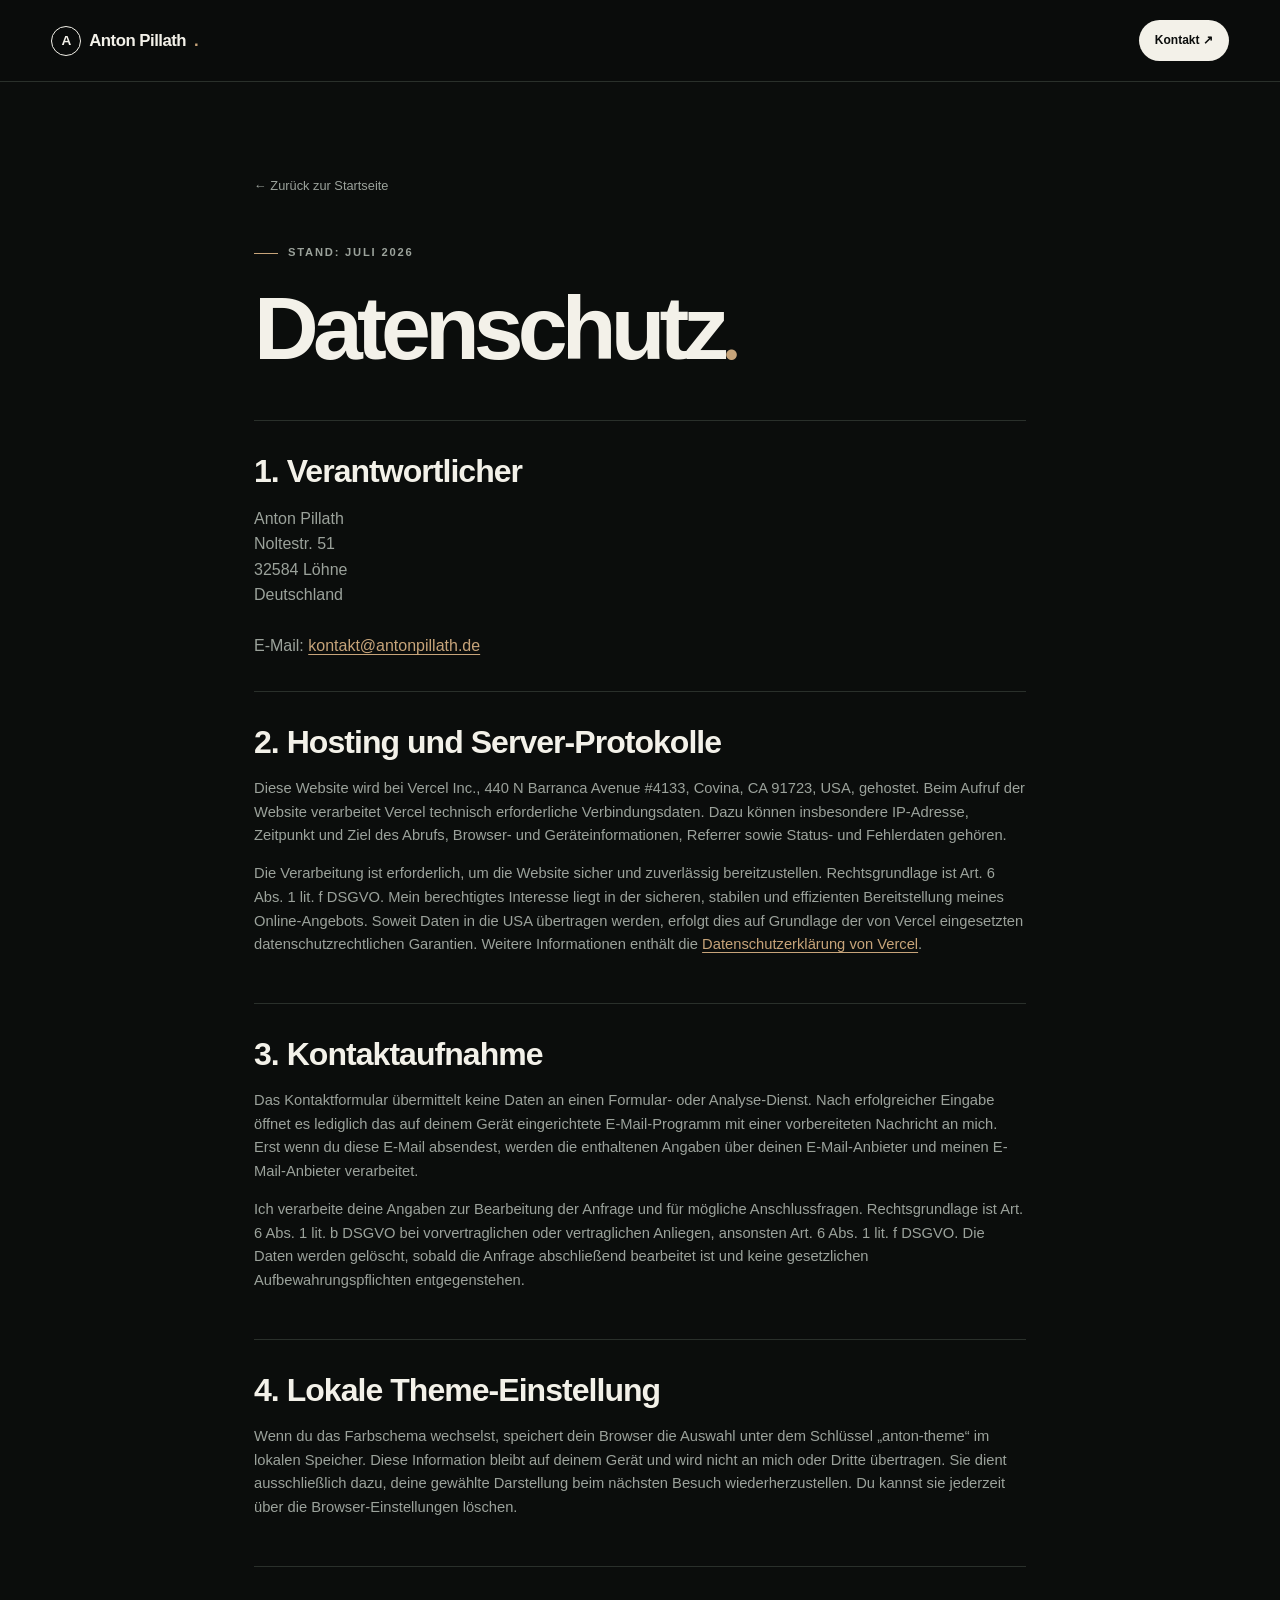
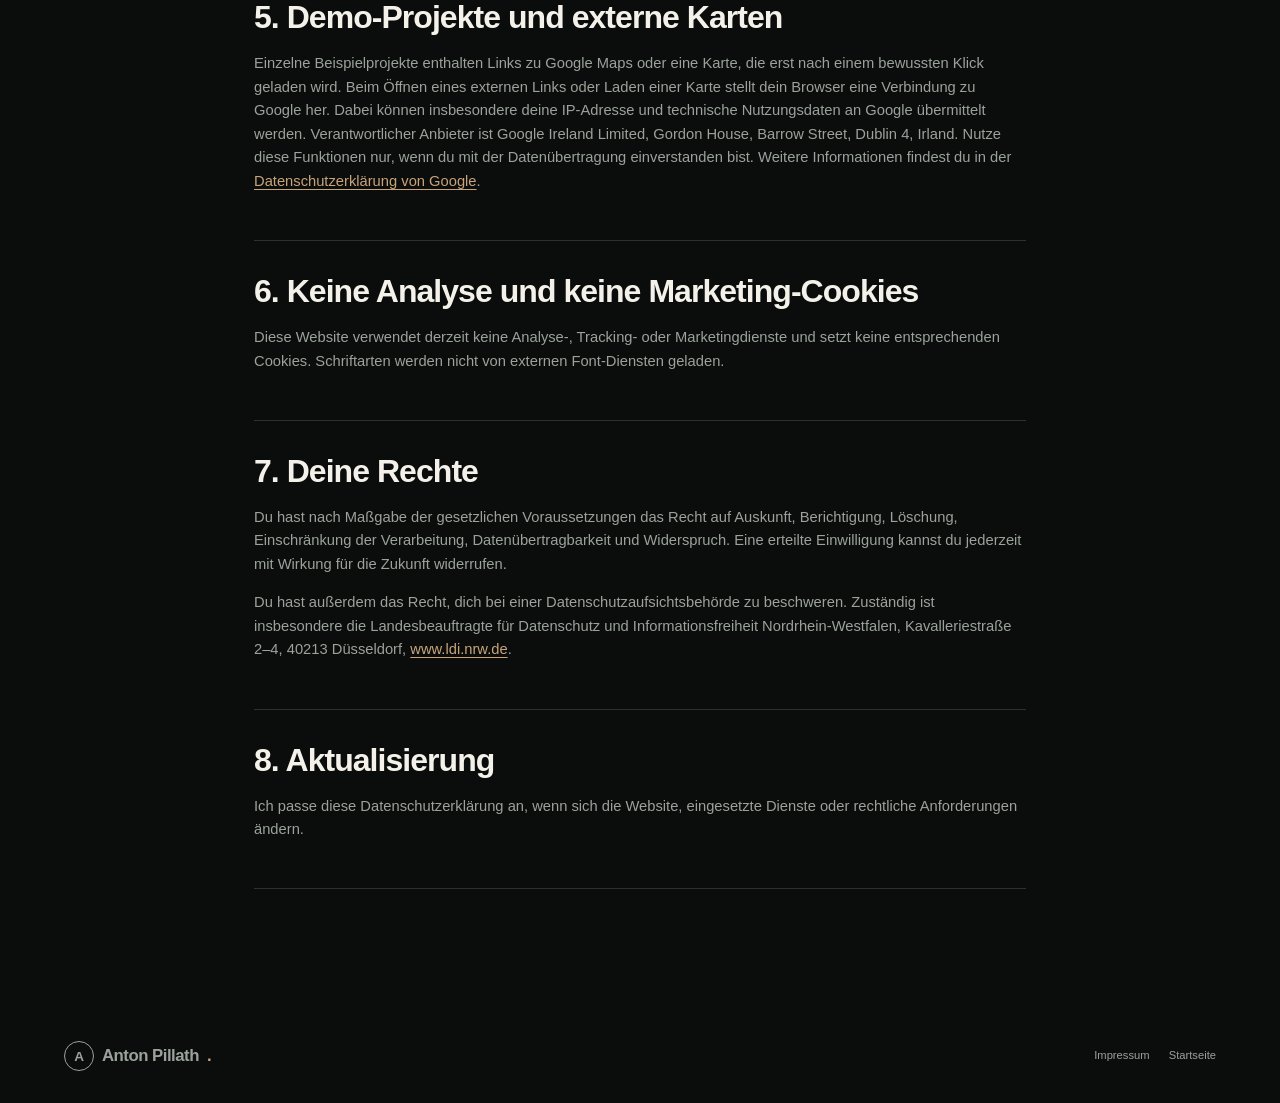
<file: datenschutz.html>
<!doctype html>
<html lang="de" data-theme="dark">
<head>
  <meta charset="utf-8">
  <meta name="viewport" content="width=device-width, initial-scale=1">
  <meta name="robots" content="index,follow">
  <meta name="description" content="Datenschutzerklärung von Anton Pillath mit Informationen zu Hosting, Kontaktaufnahme und externen Diensten.">
  <meta property="og:title" content="Datenschutzerklärung | Anton Pillath">
  <meta property="og:description" content="Informationen zum Datenschutz auf antonpillath.de.">
  <meta property="og:image" content="https://antonpillath.de/assets/social-preview.jpg">
  <meta property="og:url" content="https://antonpillath.de/datenschutz.html">
  <meta property="og:type" content="website">
  <meta name="twitter:card" content="summary_large_image">
  <meta name="twitter:title" content="Datenschutzerklärung | Anton Pillath">
  <meta name="twitter:description" content="Informationen zum Datenschutz auf antonpillath.de.">
  <meta name="twitter:image" content="https://antonpillath.de/assets/social-preview.jpg">
  <title>Datenschutzerklärung | Anton Pillath</title>
  <link rel="canonical" href="https://antonpillath.de/datenschutz.html">
  <link rel="icon" href="/favicon.ico" sizes="any">
  <link rel="icon" type="image/svg+xml" href="/assets/favicon.svg">
  <link rel="icon" type="image/png" sizes="32x32" href="/assets/favicon-32.png">
  <link rel="icon" type="image/png" sizes="16x16" href="/assets/favicon-16.png">
  <link rel="apple-touch-icon" sizes="180x180" href="/assets/apple-touch-icon.png">
  <link rel="stylesheet" href="styles.css">
</head>
<body>
  <header class="site-header legal-header">
    <a class="brand" href="index.html"><span aria-hidden="true">A</span> Anton Pillath<span class="brand-dot">.</span></a>
    <a class="mini-cta" href="index.html#contact">Kontakt <span>↗</span></a>
  </header>
  <main class="legal-main">
    <a class="legal-back" href="index.html">← Zurück zur Startseite</a>
    <p class="eyebrow"><span></span> Stand: Juli 2026</p>
    <h1>Datenschutz<em>.</em></h1>
    <div class="legal-content">
      <section>
        <h2>1. Verantwortlicher</h2>
        <address>Anton Pillath<br>Noltestr. 51<br>32584 Löhne<br>Deutschland<br><br>E-Mail: <a href="mailto:kontakt@antonpillath.de">kontakt@antonpillath.de</a></address>
      </section>
      <section>
        <h2>2. Hosting und Server-Protokolle</h2>
        <p>Diese Website wird bei Vercel Inc., 440 N Barranca Avenue #4133, Covina, CA 91723, USA, gehostet. Beim Aufruf der Website verarbeitet Vercel technisch erforderliche Verbindungsdaten. Dazu können insbesondere IP-Adresse, Zeitpunkt und Ziel des Abrufs, Browser- und Geräteinformationen, Referrer sowie Status- und Fehlerdaten gehören.</p>
        <p>Die Verarbeitung ist erforderlich, um die Website sicher und zuverlässig bereitzustellen. Rechtsgrundlage ist Art. 6 Abs. 1 lit. f DSGVO. Mein berechtigtes Interesse liegt in der sicheren, stabilen und effizienten Bereitstellung meines Online-Angebots. Soweit Daten in die USA übertragen werden, erfolgt dies auf Grundlage der von Vercel eingesetzten datenschutzrechtlichen Garantien. Weitere Informationen enthält die <a href="https://vercel.com/legal/privacy-notice" target="_blank" rel="noopener noreferrer">Datenschutzerklärung von Vercel</a>.</p>
      </section>
      <section>
        <h2>3. Kontaktaufnahme</h2>
        <p>Das Kontaktformular übermittelt keine Daten an einen Formular- oder Analyse-Dienst. Nach erfolgreicher Eingabe öffnet es lediglich das auf deinem Gerät eingerichtete E-Mail-Programm mit einer vorbereiteten Nachricht an mich. Erst wenn du diese E-Mail absendest, werden die enthaltenen Angaben über deinen E-Mail-Anbieter und meinen E-Mail-Anbieter verarbeitet.</p>
        <p>Ich verarbeite deine Angaben zur Bearbeitung der Anfrage und für mögliche Anschlussfragen. Rechtsgrundlage ist Art. 6 Abs. 1 lit. b DSGVO bei vorvertraglichen oder vertraglichen Anliegen, ansonsten Art. 6 Abs. 1 lit. f DSGVO. Die Daten werden gelöscht, sobald die Anfrage abschließend bearbeitet ist und keine gesetzlichen Aufbewahrungspflichten entgegenstehen.</p>
      </section>
      <section>
        <h2>4. Lokale Theme-Einstellung</h2>
        <p>Wenn du das Farbschema wechselst, speichert dein Browser die Auswahl unter dem Schlüssel „anton-theme“ im lokalen Speicher. Diese Information bleibt auf deinem Gerät und wird nicht an mich oder Dritte übertragen. Sie dient ausschließlich dazu, deine gewählte Darstellung beim nächsten Besuch wiederherzustellen. Du kannst sie jederzeit über die Browser-Einstellungen löschen.</p>
      </section>
      <section>
        <h2>5. Demo-Projekte und externe Karten</h2>
        <p>Einzelne Beispielprojekte enthalten Links zu Google Maps oder eine Karte, die erst nach einem bewussten Klick geladen wird. Beim Öffnen eines externen Links oder Laden einer Karte stellt dein Browser eine Verbindung zu Google her. Dabei können insbesondere deine IP-Adresse und technische Nutzungsdaten an Google übermittelt werden. Verantwortlicher Anbieter ist Google Ireland Limited, Gordon House, Barrow Street, Dublin 4, Irland. Nutze diese Funktionen nur, wenn du mit der Datenübertragung einverstanden bist. Weitere Informationen findest du in der <a href="https://policies.google.com/privacy?hl=de" target="_blank" rel="noopener noreferrer">Datenschutzerklärung von Google</a>.</p>
      </section>
      <section>
        <h2>6. Keine Analyse und keine Marketing-Cookies</h2>
        <p>Diese Website verwendet derzeit keine Analyse-, Tracking- oder Marketingdienste und setzt keine entsprechenden Cookies. Schriftarten werden nicht von externen Font-Diensten geladen.</p>
      </section>
      <section>
        <h2>7. Deine Rechte</h2>
        <p>Du hast nach Maßgabe der gesetzlichen Voraussetzungen das Recht auf Auskunft, Berichtigung, Löschung, Einschränkung der Verarbeitung, Datenübertragbarkeit und Widerspruch. Eine erteilte Einwilligung kannst du jederzeit mit Wirkung für die Zukunft widerrufen.</p>
        <p>Du hast außerdem das Recht, dich bei einer Datenschutzaufsichtsbehörde zu beschweren. Zuständig ist insbesondere die Landesbeauftragte für Datenschutz und Informationsfreiheit Nordrhein-Westfalen, Kavalleriestraße 2–4, 40213 Düsseldorf, <a href="https://www.ldi.nrw.de/" target="_blank" rel="noopener noreferrer">www.ldi.nrw.de</a>.</p>
      </section>
      <section>
        <h2>8. Aktualisierung</h2>
        <p>Ich passe diese Datenschutzerklärung an, wenn sich die Website, eingesetzte Dienste oder rechtliche Anforderungen ändern.</p>
      </section>
    </div>
  </main>
  <footer class="legal-footer"><a class="brand" href="index.html"><span aria-hidden="true">A</span> Anton Pillath<span class="brand-dot">.</span></a><div><a href="impressum.html">Impressum</a><a href="index.html">Startseite</a></div></footer>
</body>
</html>
</file>
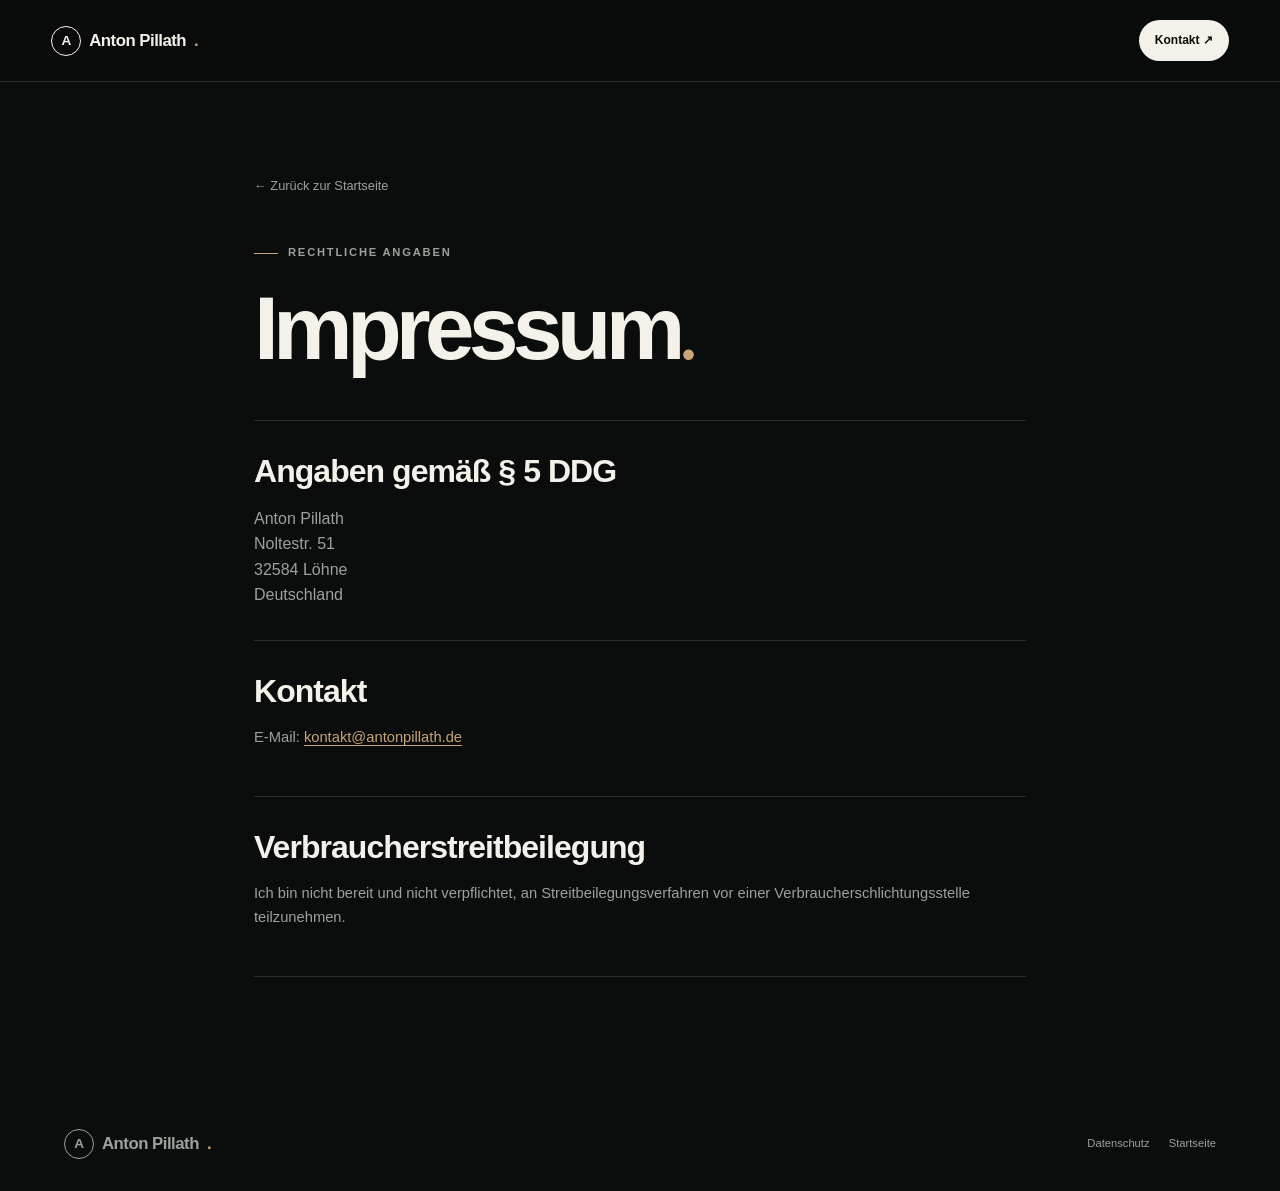
<file: impressum.html>
<!doctype html>
<html lang="de" data-theme="dark">
<head>
  <meta charset="utf-8">
  <meta name="viewport" content="width=device-width, initial-scale=1">
  <meta name="robots" content="index,follow">
  <meta name="description" content="Impressum und Anbieterkennzeichnung von Anton Pillath, Webdesign und Entwicklung aus Löhne.">
  <meta property="og:title" content="Impressum | Anton Pillath">
  <meta property="og:description" content="Impressum und Anbieterkennzeichnung von Anton Pillath.">
  <meta property="og:image" content="https://antonpillath.de/assets/social-preview.jpg">
  <meta property="og:url" content="https://antonpillath.de/impressum.html">
  <meta property="og:type" content="website">
  <meta name="twitter:card" content="summary_large_image">
  <meta name="twitter:title" content="Impressum | Anton Pillath">
  <meta name="twitter:description" content="Impressum und Anbieterkennzeichnung von Anton Pillath.">
  <meta name="twitter:image" content="https://antonpillath.de/assets/social-preview.jpg">
  <title>Impressum | Anton Pillath</title>
  <link rel="canonical" href="https://antonpillath.de/impressum.html">
  <link rel="icon" href="/favicon.ico" sizes="any">
  <link rel="icon" type="image/svg+xml" href="/assets/favicon.svg">
  <link rel="icon" type="image/png" sizes="32x32" href="/assets/favicon-32.png">
  <link rel="icon" type="image/png" sizes="16x16" href="/assets/favicon-16.png">
  <link rel="apple-touch-icon" sizes="180x180" href="/assets/apple-touch-icon.png">
  <link rel="stylesheet" href="styles.css">
</head>
<body>
  <header class="site-header legal-header">
    <a class="brand" href="index.html"><span aria-hidden="true">A</span> Anton Pillath<span class="brand-dot">.</span></a>
    <a class="mini-cta" href="index.html#contact">Kontakt <span>↗</span></a>
  </header>
  <main class="legal-main">
    <a class="legal-back" href="index.html">← Zurück zur Startseite</a>
    <p class="eyebrow"><span></span> Rechtliche Angaben</p>
    <h1>Impressum<em>.</em></h1>
    <div class="legal-content">
      <section>
        <h2>Angaben gemäß § 5 DDG</h2>
        <address>Anton Pillath<br>Noltestr. 51<br>32584 Löhne<br>Deutschland</address>
      </section>
      <section>
        <h2>Kontakt</h2>
        <p>E-Mail: <a href="mailto:kontakt@antonpillath.de">kontakt@antonpillath.de</a></p>
      </section>
      <section>
        <h2>Verbraucherstreitbeilegung</h2>
        <p>Ich bin nicht bereit und nicht verpflichtet, an Streitbeilegungsverfahren vor einer Verbraucherschlichtungsstelle teilzunehmen.</p>
      </section>
    </div>
  </main>
  <footer class="legal-footer"><a class="brand" href="index.html"><span aria-hidden="true">A</span> Anton Pillath<span class="brand-dot">.</span></a><div><a href="datenschutz.html">Datenschutz</a><a href="index.html">Startseite</a></div></footer>
</body>
</html>
</file>
<file: styles.css>
:root{--bg:#0b0d0c;--surface:#111512;--surface-2:#171c18;--text:#f3f1e9;--muted:#9ba29b;--line:#2a302b;--accent:#c7a47a;--dark:#0b0d0c;--white:#f7f5ee;--serif:Georgia,'Times New Roman',serif;--sans:'DM Sans',sans-serif;--display:'Manrope',sans-serif}
[data-theme="light"]{--bg:#e5dbce;--surface:#d9cdbc;--surface-2:#cdbfac;--text:#211c17;--muted:#675c51;--line:#b7a895;--accent:#765435;--white:#211c17}
*{box-sizing:border-box}html{scroll-behavior:smooth;scroll-padding-top:82px}body{margin:0;background:var(--bg);color:var(--text);font-family:var(--sans);line-height:1.6;transition:background .35s,color .35s}a{color:inherit;text-decoration:none}button,input,textarea,select{font:inherit}.skip-link{position:fixed;top:-100px;left:1rem;background:var(--accent);color:#10120f;padding:.7rem 1rem;z-index:100}.skip-link:focus{top:1rem}.site-header{height:82px;display:flex;align-items:center;justify-content:space-between;padding:0 4vw;border-bottom:1px solid var(--line);position:fixed;top:0;width:100%;z-index:20;background:color-mix(in srgb,var(--bg) 88%,transparent);backdrop-filter:blur(14px);-webkit-backdrop-filter:blur(14px)}.brand{display:flex;align-items:center;gap:8px;font:700 1.05rem var(--display);letter-spacing:-.03em}.brand>span:first-child{display:grid;place-items:center;width:30px;height:30px;border:1px solid currentColor;border-radius:50%;font-size:.85rem}.brand-dot{color:var(--accent)}nav{display:flex;gap:2rem;font-size:.8rem;color:var(--muted)}nav a{transition:color .2s}nav a:hover{color:var(--text)}.header-actions{display:flex;align-items:center;gap:.65rem}.theme-toggle,.menu-toggle{border:1px solid var(--line);background:transparent;color:var(--text);width:40px;height:40px;border-radius:50%;cursor:pointer}.mini-cta{background:var(--text);color:var(--bg);padding:.68rem 1rem;border-radius:100px;font-size:.75rem;font-weight:700}.menu-toggle{display:none}.hero{min-height:100vh;padding:150px 5vw 0;position:relative;overflow:hidden;display:grid;grid-template-columns:1.05fr .95fr;align-items:center}.hero-grid-bg{position:absolute;inset:0;background-image:linear-gradient(var(--line) 1px,transparent 1px),linear-gradient(90deg,var(--line) 1px,transparent 1px);background-size:70px 70px;opacity:.12;mask-image:linear-gradient(to bottom,black,transparent 88%)}.hero-copy,.hero-visual{position:relative;z-index:2}.eyebrow{font-size:.7rem;letter-spacing:.16em;text-transform:uppercase;font-weight:700;color:var(--muted);display:flex;align-items:center;gap:10px}.eyebrow>span{display:block;width:24px;height:1px;background:var(--accent)}h1,h2,h3,p{margin-top:0}.hero h1,.section h2,.contact h2{font:700 clamp(3rem,6.3vw,6.8rem)/.91 var(--display);letter-spacing:-.075em;margin:.9rem 0 1.7rem}.hero h1 em,.section h2 em,.contact h2 em{font-family:var(--serif);font-weight:400;color:var(--accent)}.hero-lead{max-width:610px;color:var(--muted);font-size:clamp(1rem,1.35vw,1.25rem)}.hero-actions{display:flex;gap:.8rem;margin-top:2.2rem}.button{display:inline-flex;align-items:center;justify-content:space-between;gap:2.5rem;padding:1rem 1.25rem;border-radius:3px;border:1px solid var(--line);font-size:.82rem;font-weight:700;cursor:pointer}.button.primary{background:var(--accent);color:#111;border-color:var(--accent)}.button.ghost{background:transparent}.button.light{background:#f5f3eb;color:#111;border:0}.hero-visual{height:590px}.orbit{position:absolute;border:1px solid var(--line);border-radius:50%;inset:4% 1% 2% 8%;animation:spin 30s linear infinite}.orbit-two{inset:15% 12%;animation-direction:reverse}.browser-card{position:absolute;top:12%;left:3%;width:88%;height:360px;border:1px solid #394039;border-radius:9px;background:#121713;box-shadow:0 40px 100px #0008;transform:perspective(900px) rotateY(-5deg) rotateX(2deg);overflow:hidden}.browser-bar{height:31px;background:#202620;display:flex;align-items:center;gap:5px;padding:0 10px}.browser-bar i{width:6px;height:6px;border-radius:50%;background:#677067}.browser-bar span{font-size:.45rem;color:#8a918a;margin:auto}.browser-body{height:calc(100% - 31px);padding:48px;color:#eff1e9;background:radial-gradient(circle at 83% 30%,#475d1b,transparent 31%),linear-gradient(135deg,#111512,#20271e);display:flex;flex-direction:column;align-items:flex-start}.browser-body small{font-size:.5rem;letter-spacing:.15em;color:#b7c1b8}.browser-body strong{font:700 2.5rem/1 var(--display);margin:20px 0}.browser-body em{font-family:var(--serif);font-weight:400;color:var(--accent)}.browser-body>span{width:130px;height:7px;background:#d7ff45;margin-top:8px}.browser-body>span:last-child{width:80px;background:#69736b}.phone-card{position:absolute;right:0;bottom:9%;width:150px;height:290px;border:6px solid #333a34;border-radius:22px;background:linear-gradient(#272e27,#111511);color:white;padding:40px 15px 20px;box-shadow:0 30px 60px #0008}.phone-notch{position:absolute;top:7px;left:43px;width:55px;height:9px;border-radius:10px;background:#080a08}.phone-card small{font-size:.5rem}.phone-card strong{font:700 1.5rem/1 var(--display);display:block;margin-top:65px}.phone-card>span{display:block;background:var(--accent);width:55px;height:6px;margin-top:20px}.availability{position:absolute;left:0;bottom:2%;background:var(--surface-2);border:1px solid var(--line);padding:.75rem 1rem;display:flex;gap:.7rem;align-items:center;font-size:.7rem}.availability i{width:9px;height:9px;background:var(--accent);border-radius:50%;box-shadow:0 0 0 5px #d7ff4520}.hero-bottom{grid-column:1/-1;align-self:end;height:80px;border-top:1px solid var(--line);display:flex;align-items:center;justify-content:space-around;color:var(--muted);font-size:.68rem;letter-spacing:.16em}.hero-bottom i{color:var(--accent)}.section{padding:125px 5vw;border-top:1px solid var(--line)}.section-index{font-size:.62rem;color:var(--muted);letter-spacing:.15em;margin-bottom:6rem}.about{display:grid;grid-template-columns:.8fr 1.4fr 1fr;gap:4vw}.about .section-index,.about .stats{grid-column:1/-1}.about h2,.section-title h2,.quality h2,.why h2,.stack h2{font-size:clamp(2.5rem,4.6vw,5rem)}.about-body{padding-top:3rem;color:var(--muted);font-size:1.05rem}.signature{font:italic 1.5rem var(--serif);color:var(--text);margin-top:2rem}.signature span{font:400 .65rem var(--sans);color:var(--muted);letter-spacing:.1em}.stats{display:grid;grid-template-columns:repeat(4,1fr);margin-top:5rem;border-top:1px solid var(--line);border-bottom:1px solid var(--line)}.stats div{padding:2rem;border-right:1px solid var(--line)}.stats div:last-child{border:0}.stats strong{display:block;font:700 2.3rem var(--display)}.stats span{color:var(--muted);font-size:.75rem}.section-title{display:flex;justify-content:space-between;align-items:end;margin-bottom:5rem}.section-title>p{max-width:420px;color:var(--muted)}.project{margin-bottom:9rem}.project-showcase{height:min(58vw,700px);position:relative;display:flex;justify-content:center;align-items:center;overflow:hidden}.salon-preview{background:#d9dfcc}.craft-preview{background:#d8d1c4}.food-preview{background:#73523e}.device.desktop{width:78%;height:72%;border:7px solid #202420;border-radius:10px 10px 5px 5px;box-shadow:0 40px 80px #0005;overflow:hidden}.device-bar{height:26px;background:#252a26;display:flex;align-items:center;gap:5px;padding-left:10px}.device-bar i{width:6px;height:6px;background:#717771;border-radius:50%}.device.mobile{position:absolute;right:7%;bottom:5%;width:18%;height:52%;border:7px solid #202420;border-radius:20px;box-shadow:0 30px 60px #0006;overflow:hidden}.mobile-top{position:absolute;width:42%;height:8px;top:5px;left:29%;background:#202420;border-radius:10px;z-index:2}.salon-ui,.craft-ui,.food-ui{height:calc(100% - 26px);position:relative;padding:4% 5%;overflow:hidden}.salon-ui{background:#f0eee5;color:#17211b}.salon-ui small,.craft-ui small,.food-ui small{font-size:clamp(.35rem,.7vw,.7rem);letter-spacing:.12em}.salon-ui>div,.craft-ui>div,.food-ui>div{margin-top:10%;display:flex;flex-direction:column;align-items:flex-start;position:relative;z-index:2}.salon-ui span,.craft-ui span,.food-ui span{font-size:clamp(.3rem,.5vw,.5rem);letter-spacing:.15em}.salon-ui strong,.craft-ui strong,.food-ui strong{font:600 clamp(1.3rem,3.3vw,3.5rem)/.95 var(--display);letter-spacing:-.06em;margin:.5rem 0 1.2rem}.salon-ui em,.craft-ui em,.food-ui em{font-family:var(--serif);font-weight:400}.salon-ui button,.craft-ui button,.food-ui button{border:0;background:#17211b;color:white;padding:.65rem .9rem;font-size:clamp(.35rem,.55vw,.58rem)}.art-rings{position:absolute!important;width:55%;height:140%;border:25px solid #a9b75a;border-radius:50%;right:-15%;top:-25%;z-index:0!important}.device.mobile .salon-ui,.device.mobile .craft-ui,.device.mobile .food-ui{height:100%;padding:18% 9% 5%}.device.mobile .salon-ui>div,.device.mobile .craft-ui>div,.device.mobile .food-ui>div{margin-top:45%}.device.mobile strong{font-size:clamp(.7rem,1.35vw,1.3rem)}.device.mobile button{padding:.35rem;font-size:.35rem}.craft-ui{background:linear-gradient(90deg,#eee9dd 60%,#917557 60%);color:#19201c}.craft-ui small b{display:inline-grid;place-items:center;width:18px;height:18px;background:#26382c;color:#e8e4d9;margin-right:6px}.craft-ui em{color:#9b6a3d}.craft-block{position:absolute!important;right:5%;bottom:8%;width:30%;height:55%;background:linear-gradient(135deg,#364b3b,#16251c);margin:0!important}.food-ui{color:#f5ede4;background:linear-gradient(90deg,#17231be8,#17231b90),radial-gradient(circle at 80% 30%,#c09165,#3b271f)}.food-ui small b{display:inline-grid;place-items:center;border:1px solid white;border-radius:50%;width:18px;height:18px}.food-ui strong em{color:#d6b47d}.food-ui button{background:#f4eee4;color:#17231b}.project-no{position:absolute;left:2%;bottom:1%;font:700 clamp(3rem,8vw,8rem) var(--display);color:#0002}.project-info{padding:2.5rem 0 0}.project-head{display:flex;justify-content:space-between;align-items:flex-start}.project-type{font-size:.58rem;color:var(--muted);letter-spacing:.13em}.project-head h3{font:700 clamp(2rem,4vw,4rem) var(--display);letter-spacing:-.06em;margin:.4rem 0}.project-head>span{font-size:.7rem;color:var(--muted)}.project-intro{font-size:1.05rem;max-width:760px;color:var(--muted)}.case-grid{display:grid;grid-template-columns:1fr 1fr;gap:4rem;border-top:1px solid var(--line);margin-top:2.4rem;padding-top:1.5rem}.case-grid h4{font-size:.68rem;text-transform:uppercase;letter-spacing:.12em}.case-grid p{color:var(--muted);font-size:.86rem}.project-footer{border-top:1px solid var(--line);margin-top:1.5rem;padding-top:1.2rem;display:flex;justify-content:space-between}.tags,.project-links{display:flex;gap:.6rem;flex-wrap:wrap}.tags span{border:1px solid var(--line);border-radius:30px;padding:.35rem .7rem;font-size:.62rem}.project-links{font-size:.75rem;font-weight:700}.project-links a{color:var(--accent)}.project-links span{color:var(--muted)}.quality{background:var(--surface);}.quality-layout{display:grid;grid-template-columns:1fr 1.2fr;gap:7vw}.quality-copy>p:last-child{max-width:550px;color:var(--muted)}.scores{display:grid;grid-template-columns:1fr 1fr}.score{aspect-ratio:1.35;border:1px solid var(--line);display:flex;flex-direction:column;justify-content:center;align-items:center;margin:-.5px}.score strong{font:700 clamp(2.5rem,5vw,5.5rem) var(--display);color:var(--accent);letter-spacing:-.08em}.score span{font-size:.65rem;color:var(--muted);text-transform:uppercase;letter-spacing:.1em}.score-note{font-size:.65rem;color:var(--muted);margin-top:2rem}.service-list{border-top:1px solid var(--line)}.service-list article{display:grid;grid-template-columns:80px 1fr 50px;gap:1rem;padding:2rem 1rem;border-bottom:1px solid var(--line);transition:background .3s,padding .3s}.service-list article:hover{background:var(--surface);padding-left:2rem}.service-list article>span{font-size:.65rem;color:var(--muted)}.service-list h3{font:600 clamp(1.4rem,2.5vw,2.4rem) var(--display);letter-spacing:-.04em;margin-bottom:.3rem}.service-list p{color:var(--muted);max-width:650px;margin:0;font-size:.85rem}.service-list b{font-size:1.3rem;color:var(--accent)}.why-layout{display:grid;grid-template-columns:1fr 1.1fr;gap:8vw}.why-sticky{align-self:start;position:sticky;top:4rem}.why-sticky>p:not(.eyebrow){color:var(--muted);max-width:460px}.benefits article{display:grid;grid-template-columns:55px 1fr;padding:2.2rem 0;border-bottom:1px solid var(--line)}.benefits article>span{color:var(--accent);font-size:.7rem}.benefits h3{font:600 1.45rem var(--display)}.benefits p{color:var(--muted);font-size:.9rem}.stack{background:var(--surface)}.stack-layout{display:grid;grid-template-columns:1fr 1fr;gap:7vw}.stack-grid{display:grid;grid-template-columns:1fr 1fr;border-top:1px solid var(--line);border-left:1px solid var(--line)}.stack-grid>span{height:100px;border-right:1px solid var(--line);border-bottom:1px solid var(--line);padding:1.5rem;display:flex;justify-content:space-between;font:600 1.05rem var(--display)}.stack-grid small{font:400 .6rem var(--sans);color:var(--muted)}.testimonial{text-align:center}.testimonial blockquote{font:400 clamp(2rem,4.5vw,4.6rem)/1.15 var(--serif);max-width:1150px;margin:0 auto}.testimonial blockquote em{color:var(--accent)}.testimonial>p{font-size:.7rem;color:var(--muted);margin-top:2rem}.contact{background:var(--accent);color:#10120f;padding:120px 5vw}.contact .eyebrow{color:#3d4329}.contact .eyebrow span{background:#10120f}.contact h2{font-size:clamp(2.8rem,6vw,6rem)}.contact h2 em{color:#10120f}.contact-top>p:last-child{max-width:650px}.contact-grid{display:grid;grid-template-columns:1.4fr .6fr;gap:7vw;margin-top:4rem}.contact-form{display:grid;grid-template-columns:1fr 1fr;gap:1.3rem}.field{border-bottom:1px solid #1115;padding-bottom:.6rem}.field.full,.full{grid-column:1/-1}.field label{font-size:.65rem;display:block;text-transform:uppercase;letter-spacing:.1em}.field input,.field textarea,.field select{border:0;background:transparent;width:100%;padding:.8rem 0;outline:0;color:#10120f}.field input::placeholder,.field textarea::placeholder{color:#29301888}.field input:focus,.field textarea:focus{box-shadow:0 2px 0 #10120f}.contact-form .button{margin-top:1rem;width:100%}.form-status{font-size:.75rem}.contact-aside>div{border-top:1px solid #1115;padding:1.5rem 0}.contact-aside span{font-size:.6rem}.contact-aside h3{margin:.5rem 0;font:600 1rem var(--display)}.contact-aside p{font-size:.78rem;color:#3c432e}footer{padding:2rem 5vw;display:grid;grid-template-columns:1fr 1fr 1fr;align-items:center;font-size:.7rem;color:var(--muted)}footer>p{text-align:center;margin:0}footer>div{display:flex;justify-content:flex-end;gap:1.2rem}.reveal{opacity:0;transform:translateY(28px);transition:opacity .8s ease,transform .8s ease}.reveal.visible{opacity:1;transform:none}@keyframes spin{to{transform:rotate(360deg)}}
@media(max-width:900px){.site-header nav{position:fixed;inset:82px 0 auto;background:var(--bg);padding:2rem 5vw;flex-direction:column;border-bottom:1px solid var(--line);transform:translateY(-140%);transition:.3s;z-index:-1}.site-header nav.open{transform:none}.menu-toggle{display:block}.menu-toggle span{display:block;width:16px;height:1px;background:currentColor;margin:5px auto}.mini-cta{display:none}.hero{grid-template-columns:1fr;padding-top:130px}.hero-visual{height:460px;margin-top:2rem}.hero-bottom{margin:0 -5vw;padding:0 5vw;gap:1rem;overflow:hidden}.about{grid-template-columns:1fr}.about .section-index,.about .stats{grid-column:auto}.about-body{padding-top:0}.stats{grid-template-columns:1fr 1fr}.section-title,.quality-layout,.why-layout,.stack-layout,.contact-grid{grid-template-columns:1fr;display:grid}.section-title{align-items:start}.project-showcase{height:70vw}.quality-layout,.why-layout,.stack-layout{gap:3rem}.why-sticky{position:static}.contact-grid{gap:4rem}footer{grid-template-columns:1fr;text-align:center;gap:1rem}footer>.brand{justify-content:center}footer>div{justify-content:center}}
@media(max-width:600px){.site-header{padding:0 5vw}.hero{min-height:auto}.hero h1{font-size:13.5vw}.hero-actions{flex-direction:column;align-items:stretch}.hero-visual{height:340px}.browser-card{height:240px;width:95%}.browser-body{padding:25px}.browser-body strong{font-size:1.65rem}.phone-card{width:95px;height:190px;border-width:4px;border-radius:15px}.phone-notch{left:27px;width:35px}.phone-card strong{font-size:.95rem;margin-top:30px}.availability{display:none}.section{padding:85px 5vw}.section-index{margin-bottom:3.5rem}.stats{grid-template-columns:1fr 1fr}.stats div{padding:1.2rem}.section-title{margin-bottom:3rem}.project{margin-bottom:6rem}.project-showcase{height:95vw}.device.desktop{width:90%;height:70%}.device.mobile{width:25%;right:3%;height:50%}.project-footer{flex-direction:column;gap:1rem}.case-grid{grid-template-columns:1fr;gap:1rem}.scores{grid-template-columns:1fr 1fr}.score{aspect-ratio:1}.service-list article{grid-template-columns:35px 1fr 20px;padding:1.5rem 0}.stack-grid>span{height:80px;padding:1rem;font-size:.85rem}.contact{padding:85px 5vw}.contact-form{grid-template-columns:1fr}.field{grid-column:1/-1}.hero-bottom span:nth-of-type(even),.hero-bottom i:nth-of-type(even){display:none}}
@media(prefers-reduced-motion:reduce){html{scroll-behavior:auto}.reveal{opacity:1;transform:none;transition:none}.orbit{animation:none}}
.performance-focus{border:1px solid var(--line);padding:clamp(2rem,5vw,5rem);display:flex;flex-direction:column;justify-content:center;gap:.6rem}.performance-focus strong{font:700 clamp(2.2rem,4.5vw,5rem)/1 var(--display);color:var(--accent);letter-spacing:-.06em;margin-bottom:1.2rem}.performance-focus span{border-top:1px solid var(--line);padding-top:.7rem;color:var(--muted);font-size:.75rem;text-transform:uppercase;letter-spacing:.12em}
.legal-header{position:static}.legal-main{max-width:900px;margin:0 auto;padding:90px 5vw 120px}.legal-main .eyebrow{margin-bottom:1.5rem}.legal-main h1{font:700 clamp(3rem,7vw,6rem)/.95 var(--display);letter-spacing:-.065em;margin-bottom:3rem}.legal-main h1 em{font-family:var(--serif);font-weight:400;color:var(--accent)}.legal-content{border-top:1px solid var(--line)}.legal-content section{padding:2rem 0;border-bottom:1px solid var(--line)}.legal-content h2{font:600 clamp(1.3rem,2.5vw,2rem) var(--display);letter-spacing:-.03em;margin-bottom:1rem}.legal-content h3{font-size:1rem;margin:1.5rem 0 .5rem}.legal-content p,.legal-content li{color:var(--muted);font-size:.92rem}.legal-content a{color:var(--accent);text-decoration:underline;text-underline-offset:3px}.legal-content address{font-style:normal;color:var(--muted)}.legal-content ul{padding-left:1.2rem}.legal-back{display:inline-flex;margin-bottom:3rem;font-size:.8rem;color:var(--muted)}.legal-footer{grid-template-columns:1fr auto}.legal-footer>div{justify-content:flex-end}
@media(max-width:600px){.legal-main{padding-top:60px}.legal-footer{grid-template-columns:1fr}.legal-footer>div{justify-content:center}}
.browser-body{background:radial-gradient(circle at 83% 30%,#6b543c,transparent 31%),linear-gradient(135deg,#111512,#24201b)}.browser-body>span{background:var(--accent)}.availability i{box-shadow:0 0 0 5px #c7a47a24}.salon-preview{background:#ddd8ce}.art-rings{border-color:#b8976d}[data-theme="light"] .site-header{background:color-mix(in srgb,var(--bg) 94%,transparent)}[data-theme="light"] .hero-grid-bg{opacity:.18}[data-theme="light"] .contact{background:#b9956d}[data-theme="light"] .button.primary{color:#fffaf3}.contact-email{text-decoration:underline;text-underline-offset:4px;font-weight:700}
</file>
<file: projects/osteria-nova/styles.css>
:root{--ink:#17231b;--cream:#f2eee5;--paper:#faf8f2;--sage:#a8b89d;--accent:#d8ff43;--line:rgba(23,35,27,.18);--sans:"Avenir Next","Segoe UI",Arial,sans-serif;--serif:Georgia,"Times New Roman",serif}
*{box-sizing:border-box}html{scroll-behavior:smooth}body{margin:0;background:var(--paper);color:var(--ink);font-family:var(--sans);font-size:16px;line-height:1.6}a{color:inherit;text-decoration:none}button,input,select,textarea{font:inherit}img{max-width:100%}.section{padding-left:max(5vw,24px);padding-right:max(5vw,24px)}
.site-header{position:absolute;z-index:10;top:0;left:0;right:0;height:92px;padding:0 5vw;display:flex;align-items:center;justify-content:space-between;color:#fff;border-bottom:1px solid rgba(255,255,255,.22)}.brand{display:flex;align-items:center;gap:12px;font-size:19px;font-weight:600;text-transform:uppercase;letter-spacing:.04em}.brand em{font-family:var(--serif);font-weight:500;text-transform:none}.brand-mark{width:32px;height:32px;border:1px solid currentColor;border-radius:50%;display:grid;place-items:center;font-family:var(--serif);font-style:italic}.site-header nav{display:flex;align-items:center;gap:32px;font-size:13px;font-weight:600}.site-header nav a{transition:opacity .2s}.site-header nav a:hover{opacity:.65}.nav-cta{padding:11px 18px;border:1px solid rgba(255,255,255,.55)}.nav-toggle{display:none;background:transparent;border:0;color:white;padding:10px}.nav-toggle span{display:block;width:25px;height:1px;background:currentColor;margin:6px}
.hero{min-height:760px;height:100svh;position:relative;background:url("assets/hero-osteria-nova.png") center/cover no-repeat;color:#fff;display:flex;align-items:center;padding:110px 7vw 70px}.hero-shade{position:absolute;inset:0;background:linear-gradient(90deg,rgba(8,15,10,.82) 0%,rgba(8,15,10,.5) 42%,rgba(8,15,10,.05) 76%),linear-gradient(0deg,rgba(8,15,10,.35),transparent 40%)}.hero-content{position:relative;z-index:1;max-width:710px}.eyebrow{text-transform:uppercase;letter-spacing:.2em;font-size:11px;font-weight:600;margin:0 0 26px;display:flex;align-items:center;gap:12px}.eyebrow:before{content:"";width:28px;height:1px;background:currentColor}.eyebrow.dark{color:#526155}.hero h1,.intro h2,.menu-head h2,.visit h2,.contact h2{font-size:clamp(56px,7.2vw,112px);line-height:.92;letter-spacing:-.055em;margin:0;font-weight:500}.hero h1 i,.intro h2 i,.menu-head h2 i,.visit h2 i,.contact h2 i{font-family:var(--serif);font-weight:500}.hero-copy{max-width:535px;font-size:17px;color:rgba(255,255,255,.75);margin:32px 0}.hero-actions{display:flex;align-items:center;gap:32px}.button{border:0;padding:16px 23px;display:inline-flex;align-items:center;justify-content:space-between;gap:34px;font-size:12px;text-transform:uppercase;letter-spacing:.1em;font-weight:600;cursor:pointer}.button-light{background:#fff;color:var(--ink)}.text-link{font-size:12px;text-transform:uppercase;letter-spacing:.1em;border-bottom:1px solid rgba(255,255,255,.5);padding:10px 0}.hero-detail{position:absolute;z-index:1;bottom:35px;right:5vw;display:flex;gap:40px;font-size:10px;text-transform:uppercase;letter-spacing:.17em;color:rgba(255,255,255,.6)}
.intro{padding-top:135px;padding-bottom:145px;display:grid;grid-template-columns:.35fr 1.5fr 1fr;gap:5vw;align-items:end}.section-number{font-size:11px;border:1px solid var(--line);border-radius:50%;width:34px;height:34px;display:grid;place-items:center;align-self:start}.intro h2,.visit h2{font-size:clamp(48px,6vw,88px)}.intro-copy{max-width:440px}.intro-copy p{font-size:18px;line-height:1.75;margin:0 0 45px;color:#526155}.arrow-link{text-transform:uppercase;letter-spacing:.12em;font-size:11px;font-weight:600;display:inline-flex;gap:40px;border-bottom:1px solid var(--ink);padding-bottom:8px}.arrow-link span{font-size:16px}
.menu-section{background:var(--ink);color:#f7f5ee;padding:130px 0 80px}.menu-head{display:flex;justify-content:space-between;align-items:end;margin-bottom:70px}.menu-head h2,.contact h2{font-size:clamp(50px,6vw,88px)}.menu-head>p{max-width:380px;color:#a7b0a8}.menu-grid{display:grid;grid-template-columns:repeat(3,1fr);gap:1px;background:rgba(255,255,255,.16);padding:0;margin:0 5vw}.dish-card{min-height:360px;background:var(--ink);padding:34px;display:grid;grid-template-columns:1fr auto;align-content:space-between;position:relative;transition:background .25s}.dish-card:hover,.dish-card.featured{background:#243429}.dish-card.featured:after{content:"Empfehlung";position:absolute;right:18px;top:50%;writing-mode:vertical-rl;text-transform:uppercase;letter-spacing:.17em;font-size:9px;color:var(--accent)}.dish-no,.dish-type{font-size:10px;text-transform:uppercase;letter-spacing:.15em;color:#89948b}.dish-card h3{grid-column:1/-1;font-family:var(--serif);font-style:italic;font-size:34px;font-weight:500;margin:75px 0 4px}.dish-card p{font-size:13px;color:#98a199;margin:0;max-width:245px}.dish-card strong{font-size:15px;align-self:end}.menu-footer{margin:25px 5vw 0;display:flex;justify-content:space-between;font-size:10px;color:#89948b;text-transform:uppercase;letter-spacing:.12em}
.visit{padding-top:135px;padding-bottom:135px;display:grid;grid-template-columns:1.2fr 1fr .7fr;gap:7vw}.hours,.address{padding-top:54px}.visit h3{font-size:11px;text-transform:uppercase;letter-spacing:.15em;margin:0 0 28px}.hours dl{margin:0}.hours dl div{display:flex;justify-content:space-between;border-bottom:1px solid var(--line);padding:11px 0;font-size:13px}.hours dd{margin:0}.hours>p{font-size:10px;text-transform:uppercase;letter-spacing:.1em;color:#7b867e}.address p{font-size:20px;line-height:1.6;margin-bottom:40px}
.contact{background:#adbca3;color:var(--ink);padding:125px 0}.contact-inner{display:grid;grid-template-columns:1fr 1fr;gap:10vw}.contact-copy>p:not(.eyebrow){max-width:470px;margin:35px 0;color:#435047}.contact-direct{display:flex;gap:30px;font-size:12px;text-decoration:underline;margin-top:55px}.booking-form{background:#f8f6ef;padding:42px}.field{margin-bottom:25px}.field label{display:flex;justify-content:space-between;text-transform:uppercase;letter-spacing:.12em;font-size:9px;font-weight:600;margin-bottom:8px}.field label span{color:#899089}.field input,.field select,.field textarea{width:100%;border:0;border-bottom:1px solid #bcc3bd;background:transparent;border-radius:0;padding:9px 0;color:var(--ink);outline:none}.field textarea{resize:vertical}.field input:focus,.field select:focus,.field textarea:focus{border-color:var(--ink)}.field-row{display:grid;grid-template-columns:1fr 1fr;gap:25px}.button-accent{width:100%;background:var(--ink);color:var(--accent);margin-top:8px}.form-note{font-size:9px;text-align:center;color:#737d75}.form-status{text-align:center;font-size:13px;margin:12px 0 0;min-height:20px}.form-status.success{color:#315b3d}
.map-wrap{height:470px;position:relative;background:#ddd;overflow:hidden}.map-wrap iframe{border:0;width:100%;height:100%;filter:grayscale(1) contrast(.9);display:block}.map-card{position:absolute;left:5vw;bottom:38px;background:var(--paper);padding:22px 26px;display:grid;min-width:270px;box-shadow:0 10px 30px rgba(0,0,0,.15)}.map-card span{font-family:var(--serif);font-size:24px;font-style:italic}.map-card small{color:#6b756e}.map-card b{font-size:9px;text-transform:uppercase;letter-spacing:.12em;margin-top:15px}footer{background:var(--ink);color:#fff;padding:55px 5vw 30px;display:grid;grid-template-columns:1fr 1fr auto;align-items:center;gap:30px}.footer-brand{grid-row:span 2}footer p{font-family:var(--serif);font-style:italic;color:#adb5ae}footer div{display:flex;gap:22px;font-size:10px;text-transform:uppercase;letter-spacing:.1em}footer small{font-size:9px;color:#768078}
.reveal{opacity:0;transform:translateY(22px);transition:opacity .7s ease,transform .7s ease}.reveal.visible{opacity:1;transform:none}
@media(max-width:800px){.site-header{height:72px;padding:0 20px}.nav-toggle{display:block;z-index:2}.site-header nav{display:none;position:absolute;inset:0 0 auto;background:var(--ink);padding:90px 24px 30px;flex-direction:column;align-items:flex-start}.site-header nav.open{display:flex}.hero{padding:95px 24px 60px;min-height:700px;background-position:58% center}.hero-shade{background:rgba(8,15,10,.62)}.hero h1{font-size:clamp(54px,17vw,76px)}.hero-copy{font-size:15px}.hero-actions{align-items:flex-start;flex-direction:column;gap:14px}.hero-detail{display:none}.intro{padding-top:85px;padding-bottom:90px;grid-template-columns:1fr}.section-number{display:none}.intro-copy{margin-top:15px}.intro h2,.menu-head h2,.visit h2,.contact h2{font-size:52px}.menu-section{padding-top:85px}.menu-head{display:block}.menu-head>p{margin-top:30px}.menu-grid{grid-template-columns:1fr}.dish-card{min-height:300px}.menu-footer{gap:20px}.visit{padding-top:90px;padding-bottom:90px;grid-template-columns:1fr;gap:20px}.hours,.address{padding-top:25px}.contact{padding:85px 0}.contact-inner{grid-template-columns:1fr;gap:55px}.contact-direct{flex-direction:column;gap:8px}.booking-form{padding:28px 22px}.field-row{grid-template-columns:1fr}.map-wrap{height:380px}footer{grid-template-columns:1fr;align-items:start}.footer-brand{grid-row:auto}}
@media(prefers-reduced-motion:reduce){html{scroll-behavior:auto}.reveal{opacity:1;transform:none;transition:none}}
.map-consent{position:absolute;inset:0;width:100%;border:0;background:#d9d2c3;color:#19231c;font:600 1rem var(--sans);cursor:pointer}.map-consent small{display:block;margin-top:.5rem;font-weight:400;color:#526155}

/* Compressed local hero asset keeps the first render fast. */
.hero{background-image:url("assets/hero-osteria-nova.jpg")}
</file>
<file: projects/studio-miro/styles.css>
:root{--cream:#f0eadf;--paper:#f8f5ef;--ink:#17211b;--lime:#d8ef68;--peach:#e9a885;--line:rgba(23,33,27,.18);--serif:"Italiana",Georgia,serif;--sans:"DM Sans",Arial,sans-serif}
*{box-sizing:border-box}html{scroll-behavior:smooth}body{margin:0;background:var(--paper);color:var(--ink);font-family:var(--sans);font-size:16px}a{color:inherit;text-decoration:none}button,input,select,textarea{font:inherit}button{cursor:pointer}.sr-only{position:absolute;width:1px;height:1px;padding:0;margin:-1px;overflow:hidden;clip:rect(0,0,0,0);white-space:nowrap;border:0}
.site-header{height:92px;padding:0 clamp(24px,5vw,80px);display:flex;align-items:center;gap:40px;border-bottom:1px solid var(--line);background:var(--paper);position:relative;z-index:20}.brand{display:flex;flex-direction:column;line-height:.82;letter-spacing:.18em}.brand span{font-size:10px;margin-left:2px}.brand strong{font-family:var(--serif);font-size:29px;letter-spacing:.05em}.site-header nav{display:flex;gap:32px;margin-left:auto;font-size:13px}.site-header nav a{transition:opacity .2s}.site-header nav a:hover{opacity:.55}.header-cta{font-size:12px;text-transform:uppercase;letter-spacing:.08em;border:1px solid var(--ink);padding:14px 20px}.menu-toggle{display:none;border:0;background:none;width:34px;padding:6px}.menu-toggle span:not(.sr-only){height:1px;background:var(--ink);display:block;margin:6px 0}
.hero{min-height:calc(100vh - 92px);display:grid;grid-template-columns:58% 42%;overflow:hidden}.hero-copy{padding:clamp(65px,9vw,130px) clamp(24px,7vw,110px) 36px;display:flex;flex-direction:column}.eyebrow{font-size:11px;letter-spacing:.2em;font-weight:600;margin:0 0 24px}.hero h1,.section h2{font:400 clamp(62px,8vw,126px)/.86 var(--serif);letter-spacing:-.04em;margin:0}.hero h1 em,.section h2 em{font-weight:400;color:var(--peach)}.intro{max-width:460px;font-size:18px;line-height:1.65;margin:34px 0}.hero-actions{display:flex;align-items:center;gap:30px}.button{display:inline-flex;align-items:center;justify-content:space-between;gap:24px;border:0;padding:17px 20px;text-transform:uppercase;letter-spacing:.1em;font-size:11px;font-weight:600}.button-dark{background:var(--ink);color:#fff}.button-light{background:var(--lime);color:var(--ink)}.text-link{font-size:12px;text-transform:uppercase;letter-spacing:.1em;border-bottom:1px solid;padding-bottom:5px}.text-link span{margin-left:15px}.hero-meta{display:flex;justify-content:space-between;font-size:9px;letter-spacing:.18em;margin-top:auto;padding-top:50px}.hero-art{background:var(--lime);position:relative;overflow:hidden;min-height:600px}.arch{position:absolute;border:clamp(38px,5vw,78px) solid var(--ink);border-bottom:0;border-radius:50% 50% 0 0}.arch-one{width:75%;height:90%;bottom:-30%;left:-18%;transform:rotate(-18deg)}.arch-two{width:88%;height:105%;top:-35%;right:-40%;transform:rotate(25deg)}.arch-three{width:42%;height:66%;bottom:-10%;right:5%;border-color:var(--peach);transform:rotate(18deg)}.hero-art p{position:absolute;top:50%;left:50%;z-index:2;transform:translate(-50%,-50%) rotate(-8deg);font:26px/1 var(--serif);text-align:center;background:var(--paper);padding:22px;border-radius:50%}
.ticker{background:var(--ink);color:var(--paper);height:82px;display:flex;align-items:center;justify-content:space-around;font:24px var(--serif);letter-spacing:.12em}.ticker i{color:var(--lime);font-style:normal}.section{padding:clamp(85px,11vw,160px) clamp(24px,7vw,110px)}.section h2{font-size:clamp(52px,6vw,86px)}.section-heading{display:flex;justify-content:space-between;align-items:flex-start;margin-bottom:80px}.section-heading .eyebrow{width:30%}.service-list{margin-left:30%}.service-list article{display:grid;grid-template-columns:50px 1fr auto;gap:25px;align-items:start;border-top:1px solid var(--ink);padding:30px 0}.service-list .number{font-size:11px}.service-list h3{font:38px var(--serif);margin:-8px 0 8px}.service-list p{margin:0;color:#526057;line-height:1.5}.service-list strong{font-size:13px;white-space:nowrap}.about{background:var(--cream);display:grid;grid-template-columns:1fr 1fr;gap:clamp(60px,9vw,140px);align-items:center}.about-visual{aspect-ratio:4/5;background:var(--peach);position:relative;overflow:hidden}.sun{position:absolute;width:70%;aspect-ratio:1;border-radius:50%;background:var(--lime);top:12%;left:15%}.profile{position:absolute;width:45%;height:70%;background:var(--ink);border-radius:50% 50% 8% 8%;bottom:-10%;left:28%;transform:rotate(-8deg)}.about-visual span{position:absolute;bottom:20px;left:20px;color:#fff;font-size:10px;letter-spacing:.18em}.about-copy>p:not(.eyebrow){font-size:17px;line-height:1.75;color:#455047}.about-copy .text-link{display:inline-block;margin-top:20px}.hours{background:var(--ink);color:var(--paper);display:grid;grid-template-columns:1fr 1fr;gap:12vw}.hours h2 em{color:var(--lime)}.hours-note{color:#bac1bc;line-height:1.6;margin-top:36px}.hours>div>a{display:inline-block;margin-top:12px;border-bottom:1px solid}.hours dl{margin:0}.hours dl div{display:flex;justify-content:space-between;border-bottom:1px solid rgba(255,255,255,.2);padding:17px 0}.hours dt,.hours dd{margin:0;font-size:14px}.hours dd{color:#c7cec9}.contact{background:var(--peach);display:grid;grid-template-columns:1fr 1fr;gap:10vw}.contact-copy>p:not(.eyebrow){font-size:17px;line-height:1.6;max-width:480px}.contact address{font-style:normal;line-height:1.6;margin-top:35px}.contact form{background:var(--ink);color:#fff;padding:clamp(28px,5vw,64px);align-self:start}.field-row{display:grid;grid-template-columns:1fr 1fr;gap:24px}.contact label{display:block;font-size:10px;letter-spacing:.13em;text-transform:uppercase;margin-bottom:25px}.contact input:not([type=checkbox]),.contact select,.contact textarea{display:block;width:100%;border:0;border-bottom:1px solid #798078;background:transparent;color:#fff;padding:12px 0;outline:none;border-radius:0}.contact select option{color:var(--ink)}.contact textarea{resize:vertical}.contact input:focus,.contact select:focus,.contact textarea:focus{border-color:var(--lime)}.privacy{display:flex!important;gap:12px;align-items:flex-start;line-height:1.5;color:#bcc2be;text-transform:none!important;letter-spacing:0!important}.privacy input{accent-color:var(--lime)}.form-status{font-size:13px;color:var(--lime);min-height:20px}.location{height:480px}.map-placeholder{height:100%;position:relative;display:flex;align-items:center;justify-content:center;background-color:#d9d4ca;background-image:linear-gradient(30deg,transparent 49%,rgba(23,33,27,.13) 50%,transparent 51%),linear-gradient(120deg,transparent 49%,rgba(23,33,27,.1) 50%,transparent 51%);background-size:120px 120px}.pin{position:absolute;width:50px;height:50px;border-radius:50% 50% 50% 0;transform:rotate(-45deg);background:var(--peach);display:grid;place-items:center;font:22px var(--serif);color:var(--ink)}.pin::first-letter{transform:rotate(45deg)}.map-consent{position:absolute;right:6vw;bottom:40px;background:var(--paper);padding:24px;max-width:390px}.map-consent p{font-size:12px;line-height:1.5}.location iframe{width:100%;height:100%;border:0}footer{background:var(--paper);padding:60px clamp(24px,7vw,110px) 30px;display:grid;grid-template-columns:1fr 1fr;gap:60px;align-items:start}.footer-brand strong{font-size:42px}footer>p{font:24px var(--serif);text-align:right}footer>div{grid-column:1/-1;border-top:1px solid var(--line);padding-top:20px;display:flex;gap:28px;font-size:11px}footer>div span{margin-right:auto}
@media(max-width:800px){.site-header{height:72px;padding:0 20px}.header-cta,.site-header nav{display:none}.menu-toggle{display:block;margin-left:auto}.site-header.menu-open nav{display:flex;position:absolute;top:72px;left:0;right:0;margin:0;background:var(--paper);flex-direction:column;padding:30px 24px;border-bottom:1px solid var(--line);font-size:18px}.hero{grid-template-columns:1fr}.hero-copy{min-height:650px}.hero-art{min-height:480px}.hero h1{font-size:clamp(58px,18vw,85px)}.hero-meta{margin-top:auto}.ticker{height:68px}.ticker span{font-size:18px}.section-heading{display:block;margin-bottom:50px}.section-heading .eyebrow{width:auto}.service-list{margin-left:0}.service-list article{grid-template-columns:35px 1fr}.service-list strong{grid-column:2}.service-list h3{font-size:31px}.about,.hours,.contact{grid-template-columns:1fr}.about-visual{max-height:620px}.field-row{grid-template-columns:1fr}.map-consent{left:20px;right:20px;bottom:20px}footer{grid-template-columns:1fr;gap:20px}footer>p{text-align:left}footer>div{grid-column:auto;flex-wrap:wrap}footer>div span{width:100%}}
@media(prefers-reduced-motion:reduce){html{scroll-behavior:auto}}

/* Native Auswahlmenüs brauchen unter Windows explizite Kontrastfarben. */
.contact select option{background:#f8f5ef;color:#17211b}
.contact select option:checked{background:#d8ef68;color:#17211b}
</file>
<file: projects/werk-wert/styles.css>
:root{--ink:#17201c;--cream:#f1ede4;--paper:#faf8f3;--orange:#e96531;--sage:#94a391;--line:#d8d3c8;--white:#fff;--max:1240px}*{box-sizing:border-box}html{scroll-behavior:smooth}body{margin:0;background:var(--paper);color:var(--ink);font-family:"DM Sans",sans-serif;line-height:1.6}body.menu-open{overflow:hidden}a{color:inherit;text-decoration:none}button,input,select,textarea{font:inherit}.site-header{height:92px;max-width:var(--max);margin:auto;padding:0 28px;display:flex;align-items:center;justify-content:space-between}.brand{display:flex;align-items:center;gap:12px;font:800 18px/1 "Manrope",sans-serif;letter-spacing:-.7px}.brand i{color:var(--orange);font-style:normal}.brand small{display:block;margin-top:5px;font:600 8px/1 "DM Sans";letter-spacing:2px;text-transform:uppercase}.brand-mark{display:grid;place-items:center;width:42px;height:42px;border:2px solid var(--ink);font-size:22px;transform:rotate(-3deg)}nav{display:flex;align-items:center;gap:32px;font-size:14px;font-weight:600}nav>a:not(.nav-cta):hover{color:var(--orange)}.nav-cta{padding:12px 18px;background:var(--ink);color:#fff}.menu-toggle{display:none}.hero{max-width:var(--max);min-height:680px;margin:auto;display:grid;grid-template-columns:54% 46%;padding:0 28px 50px}.hero-content{padding:70px 5vw 0 4vw}.eyebrow{display:flex;align-items:center;gap:10px;font-size:11px;font-weight:700;letter-spacing:2.2px;text-transform:uppercase}.eyebrow>span{width:32px;height:2px;background:var(--orange)}h1,h2{font-family:"Manrope",sans-serif;letter-spacing:-4px;line-height:.98;margin:24px 0;font-weight:800}h1{font-size:clamp(68px,7.8vw,112px)}h2{font-size:clamp(48px,5.5vw,76px)}h1 em,h2 em{font-family:Georgia,serif;font-weight:400;color:var(--orange)}.hero-copy{max-width:550px;font-size:17px;color:#59605c}.hero-actions{display:flex;align-items:center;gap:32px;margin:36px 0 54px}.button{display:inline-flex;justify-content:space-between;align-items:center;gap:40px;border:0;padding:17px 20px;font-weight:700;cursor:pointer}.button-primary{background:var(--orange);color:white}.button span{font-size:20px}.text-link{font-weight:700;border-bottom:1px solid var(--ink);padding-bottom:5px}.text-link span{margin-left:10px}.trust-row{display:flex;gap:46px;border-top:1px solid var(--line);padding-top:25px}.trust-row div{display:flex;flex-direction:column}.trust-row strong{font:700 25px "Manrope"}.trust-row span{font-size:10px;letter-spacing:1px;text-transform:uppercase;color:#69706c}.hero-visual{position:relative;overflow:hidden;background:linear-gradient(140deg,#9ba499,#58645d);isolation:isolate}.hero-visual:before{content:"";position:absolute;inset:0;background:linear-gradient(125deg,transparent 25%,rgba(255,255,255,.1) 26%,transparent 27%),radial-gradient(circle at 70% 25%,#c5c8bf 0,transparent 35%);opacity:.8}.hero-shape{position:absolute;width:65%;height:75%;right:-5%;bottom:-5%;background:#303b35;clip-path:polygon(30% 0,100% 12%,92% 100%,0 100%,15% 45%);box-shadow:-30px 0 80px rgba(0,0,0,.2)}.tool-lines{position:absolute;left:20%;top:20%;transform:rotate(-20deg)}.tool-lines span{display:block;width:250px;height:20px;margin:18px;background:#d4d2c8;border-radius:3px;box-shadow:0 8px 14px #36413a}.tool-lines span:nth-child(2){width:190px;margin-left:55px;background:#e96531}.visual-card{position:absolute;left:0;bottom:0;width:210px;padding:28px;background:var(--cream)}.visual-card>span{font-size:11px;color:var(--orange)}.visual-card p{font:700 21px/1.2 "Manrope"}.section{max-width:var(--max);margin:auto;padding:110px 28px}.section-head{display:flex;align-items:end;justify-content:space-between;margin-bottom:55px}.section-head h2{margin-bottom:0}.section-head>p{max-width:390px;color:#69706c}.service-grid{display:grid;grid-template-columns:repeat(4,1fr);border:1px solid var(--line)}.service-grid article{min-height:400px;padding:28px;border-right:1px solid var(--line);display:flex;flex-direction:column}.service-grid article:last-child{border:0}.service-number{font-size:11px;color:#8b908d}.service-icon{font-size:36px;margin:50px 0 25px}.service-grid h3{font:700 24px "Manrope";margin:0}.service-grid p{font-size:14px;color:#68706b}.service-grid a{font-size:13px;font-weight:700;margin-top:auto}.service-highlight{background:var(--ink);color:#fff}.service-highlight p{color:#bac0bc}.service-highlight .service-number{color:#92a097}.about{display:grid;grid-template-columns:1fr 1fr;max-width:none;padding-left:max(28px,calc((100vw - 1240px)/2 + 28px));padding-right:max(28px,calc((100vw - 1240px)/2 + 28px));background:var(--cream);gap:8vw}.about-visual{min-height:600px;background:linear-gradient(135deg,#a8aea4,#3b4740);position:relative;overflow:hidden}.about-visual:before{content:"";position:absolute;width:70%;height:100%;left:15%;background:repeating-linear-gradient(90deg,transparent 0 35px,rgba(255,255,255,.09) 36px 37px);transform:skew(-12deg)}.stamp{position:absolute;bottom:34px;right:32px;border:2px solid rgba(255,255,255,.8);border-radius:50%;width:120px;height:120px;display:grid;place-content:center;text-align:center;color:white;font-size:10px;letter-spacing:2px;transform:rotate(-10deg)}.stamp strong{font-size:22px}.about-copy{align-self:center;max-width:530px}.about-copy>p:not(.eyebrow){color:#5e6561}.about-copy ul{list-style:none;padding:15px 0 25px;display:grid;grid-template-columns:1fr 1fr;gap:15px;font-weight:600}.about-copy li span{color:var(--orange);margin-right:8px}.contact{max-width:none;padding-left:max(28px,calc((100vw - 1240px)/2 + 28px));padding-right:max(28px,calc((100vw - 1240px)/2 + 28px));background:var(--ink);color:white;display:grid;grid-template-columns:1fr 1fr;gap:9vw}.eyebrow.light>span{background:var(--orange)}.contact-intro>p:not(.eyebrow){color:#adb5b0;max-width:500px}.contact-details{display:flex;gap:60px;margin-top:55px}.contact-details a{display:flex;flex-direction:column}.contact-details b{text-transform:uppercase;font-size:10px;letter-spacing:2px;color:#89938d}.contact-details span{font-weight:600}.contact-form{background:#222d27;padding:42px}.contact-form label{display:block;font-size:11px;font-weight:700;text-transform:uppercase;letter-spacing:1.2px;margin-bottom:24px}.field-row{display:grid;grid-template-columns:1fr 1fr;gap:22px}input,select,textarea{width:100%;color:white;background:transparent;border:0;border-bottom:1px solid #56605b;border-radius:0;padding:12px 0;outline:none;text-transform:none;letter-spacing:0}textarea{resize:vertical}input:focus,select:focus,textarea:focus{border-color:var(--orange)}select option{color:#111}.privacy{display:flex!important;align-items:flex-start;gap:10px;text-transform:none!important;letter-spacing:0!important;color:#aab1ad}.privacy input{width:auto;margin-top:5px;accent-color:var(--orange)}.button-accent{width:100%;background:var(--orange);color:#fff}.form-status{min-height:22px;margin:12px 0 0;font-size:13px;color:#cfd8d2}.location{display:grid;grid-template-columns:38% 62%;gap:60px}.location-info address{font-style:normal;color:#616964;margin:28px 0}.hours{border-top:1px solid var(--line);padding-top:20px;margin:25px 0}.hours h3{font:700 12px "Manrope";text-transform:uppercase;letter-spacing:1.5px}.hours div{display:flex;justify-content:space-between;font-size:13px;margin:8px 0}.map-shell{min-height:510px;background:#d8d9d2;position:relative;overflow:hidden}.map-shell:before{content:"";position:absolute;inset:0;background:linear-gradient(28deg,transparent 47%,#f7f4eb 48% 53%,transparent 54%),linear-gradient(100deg,transparent 39%,#c2c8bd 40% 43%,transparent 44%);opacity:.8}.map-placeholder{position:absolute;inset:0;display:flex;flex-direction:column;align-items:center;justify-content:center}.map-pin{width:58px;height:58px;display:grid;place-items:center;background:var(--orange);color:white;font:800 25px "Manrope";clip-path:polygon(50% 100%,5% 45%,10% 20%,28% 5%,50% 0,72% 5%,90% 20%,95% 45%);padding-bottom:10px}.map-placeholder strong{font:700 20px "Manrope";margin-top:14px}.map-placeholder span{font-size:13px}.map-placeholder button{margin-top:22px;border:0;background:var(--ink);color:#fff;padding:12px 18px;cursor:pointer;font-weight:700}.map-placeholder small{margin-top:8px;font-size:9px}.map-shell iframe{position:absolute;inset:0;width:100%;height:100%;border:0}footer{max-width:var(--max);margin:auto;border-top:1px solid var(--line);padding:35px 28px;display:flex;align-items:center;justify-content:space-between;font-size:11px;color:#707671}.footer-brand{color:var(--ink)}footer>div{display:flex;gap:22px}.reveal{opacity:0;transform:translateY(25px);transition:.7s ease}.reveal.visible{opacity:1;transform:none}
@media(max-width:900px){.site-header{height:76px}.menu-toggle{display:block;position:relative;z-index:10;width:42px;height:42px;background:transparent;border:0}.menu-toggle span{display:block;width:24px;height:2px;background:var(--ink);margin:7px}.menu-toggle[aria-expanded=true] span:first-child{transform:translateY(4.5px) rotate(45deg)}.menu-toggle[aria-expanded=true] span:last-child{transform:translateY(-4.5px) rotate(-45deg)}nav{display:none;position:fixed;z-index:9;inset:0;background:var(--cream);flex-direction:column;justify-content:center;font-size:24px}nav.open{display:flex}.hero{grid-template-columns:1fr;padding:0}.hero-content{padding:65px 28px}.hero-visual{min-height:480px}.service-grid{grid-template-columns:1fr 1fr}.service-grid article:nth-child(2){border-right:0}.service-grid article{border-bottom:1px solid var(--line)}.about,.contact{grid-template-columns:1fr}.about{gap:50px}.about-visual{min-height:480px}.location{grid-template-columns:1fr}.map-shell{min-height:420px}}
@media(max-width:560px){h1,h2{letter-spacing:-2.5px}.hero-content{padding-top:45px}.hero-actions{align-items:flex-start;flex-direction:column;gap:20px}.trust-row{gap:20px}.trust-row strong{font-size:20px}.section{padding-top:75px;padding-bottom:75px}.section-head{display:block}.section-head>p{margin-top:25px}.service-grid{grid-template-columns:1fr}.service-grid article{border-right:0;min-height:330px}.service-icon{margin:25px 0 15px}.about{padding-left:0;padding-right:0}.about-copy{padding:0 28px}.about-copy ul{grid-template-columns:1fr}.contact{padding-left:20px;padding-right:20px}.contact-details{flex-direction:column;gap:18px}.contact-form{padding:28px 20px}.field-row{grid-template-columns:1fr}.location{gap:35px}.hours div{gap:10px}.map-shell{min-height:350px}footer{flex-direction:column;gap:24px;text-align:center}.footer-brand{display:none}}
@media(prefers-reduced-motion:reduce){html{scroll-behavior:auto}.reveal{opacity:1;transform:none;transition:none}}
.site-header>.brand{flex:0 0 auto;white-space:nowrap;position:relative;z-index:11}
@font-face{font-family:"DM Sans";font-style:normal;font-weight:400 700;font-display:swap;src:url("assets/fonts/dm-sans-latin.woff2") format("woff2")}@font-face{font-family:"Manrope";font-style:normal;font-weight:600 800;font-display:swap;src:url("assets/fonts/manrope-latin.woff2") format("woff2")}
</file>
